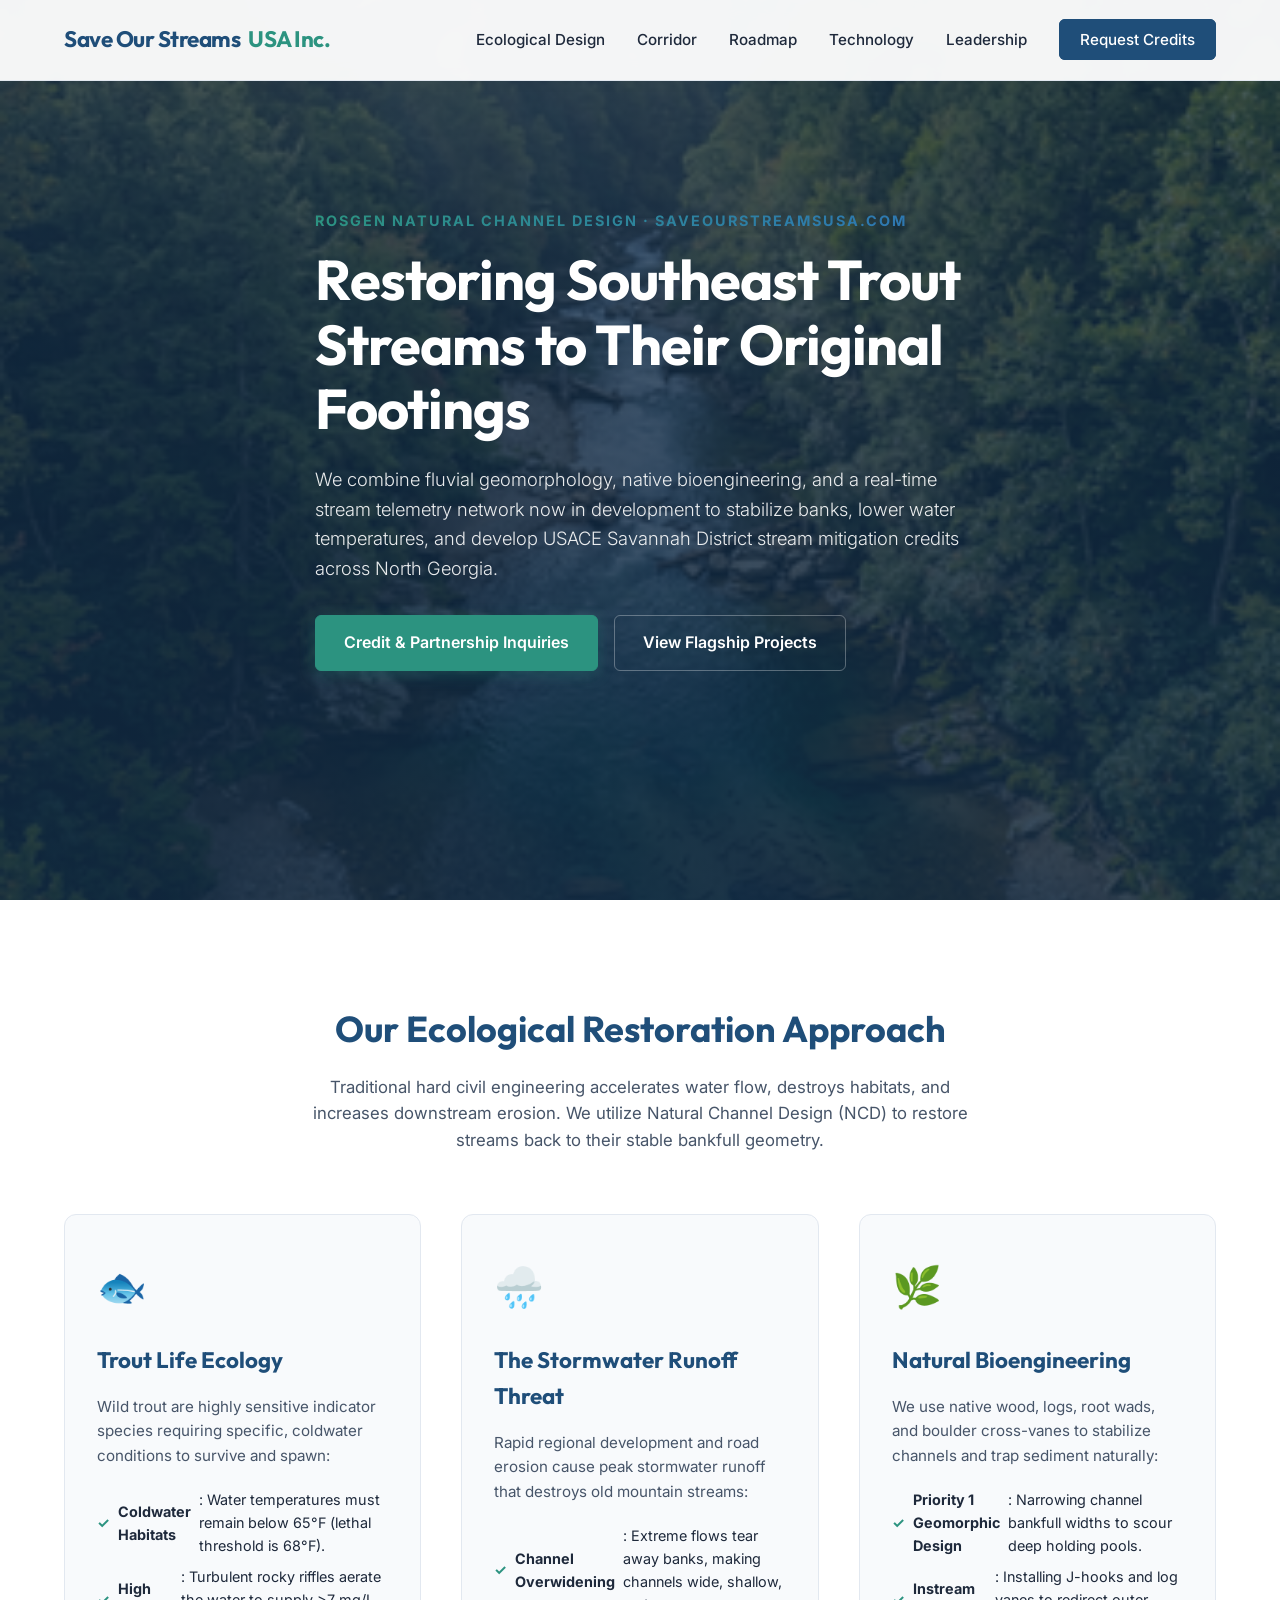
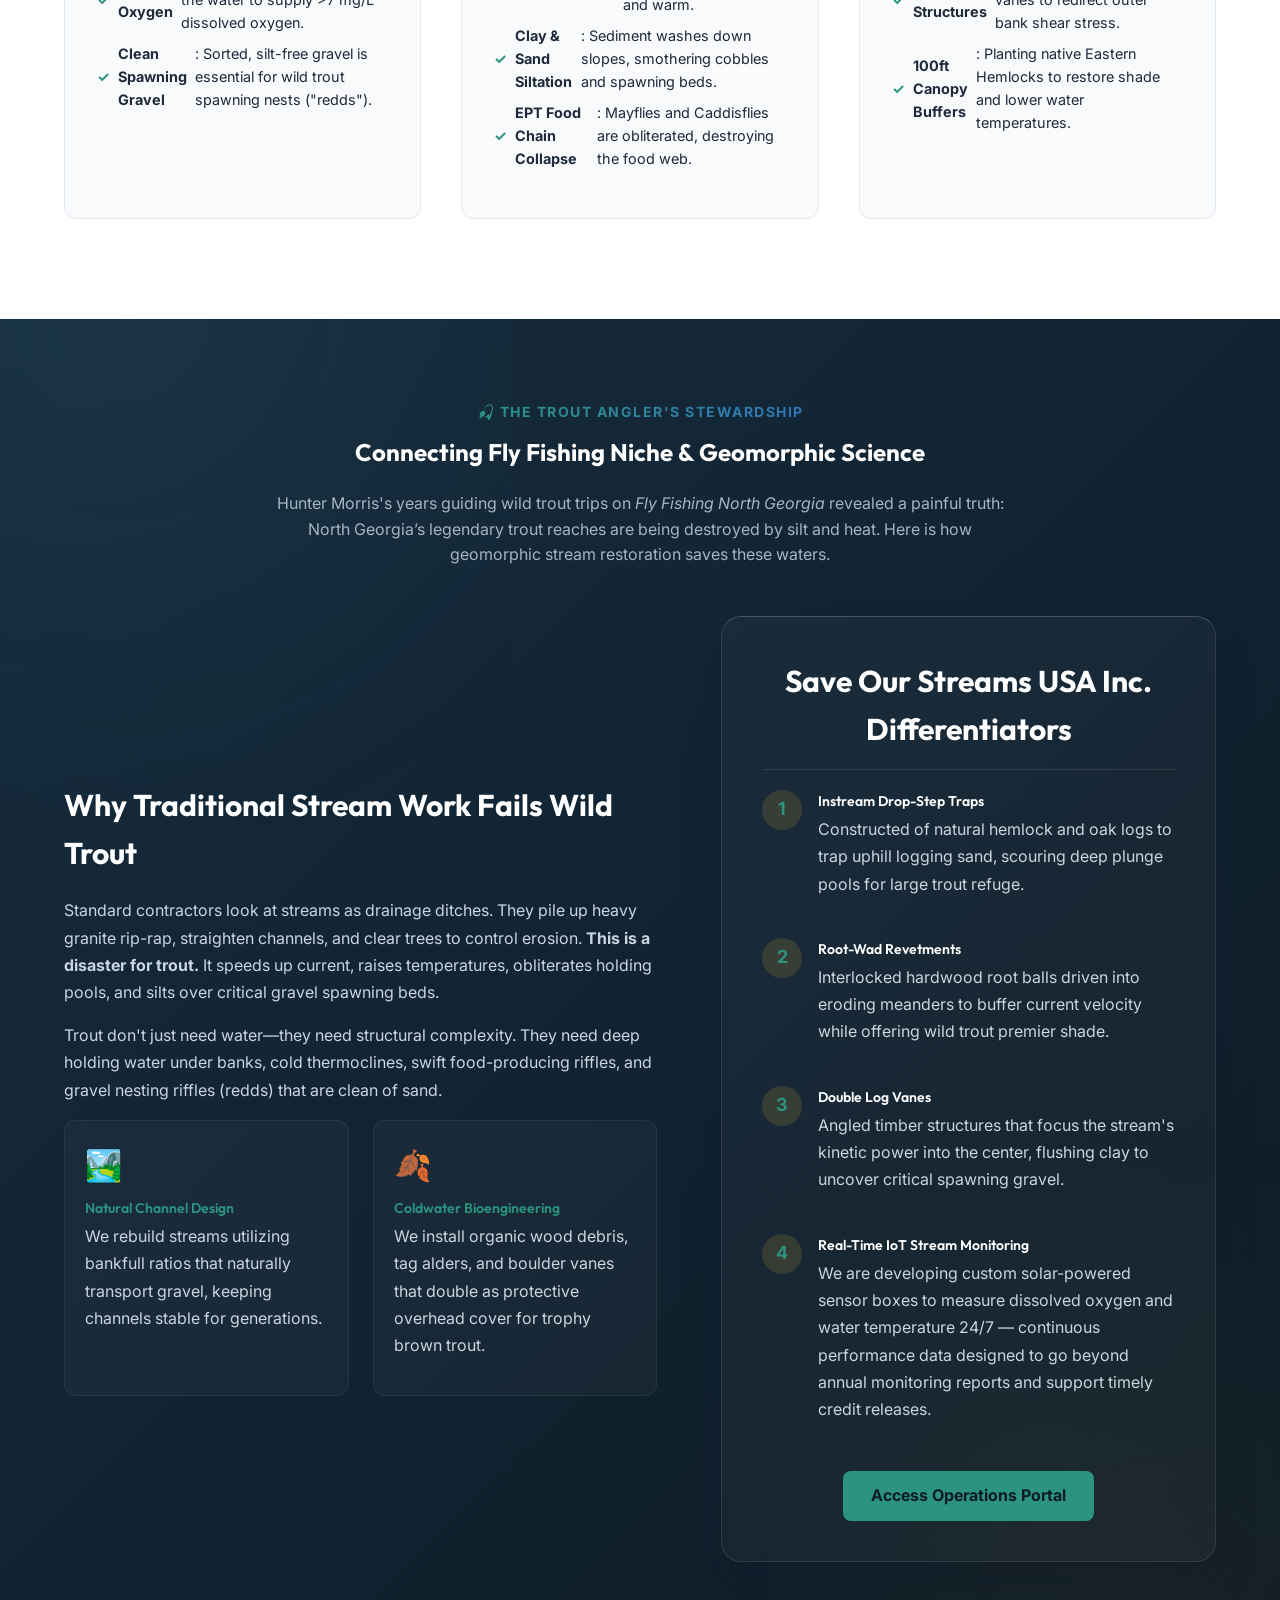
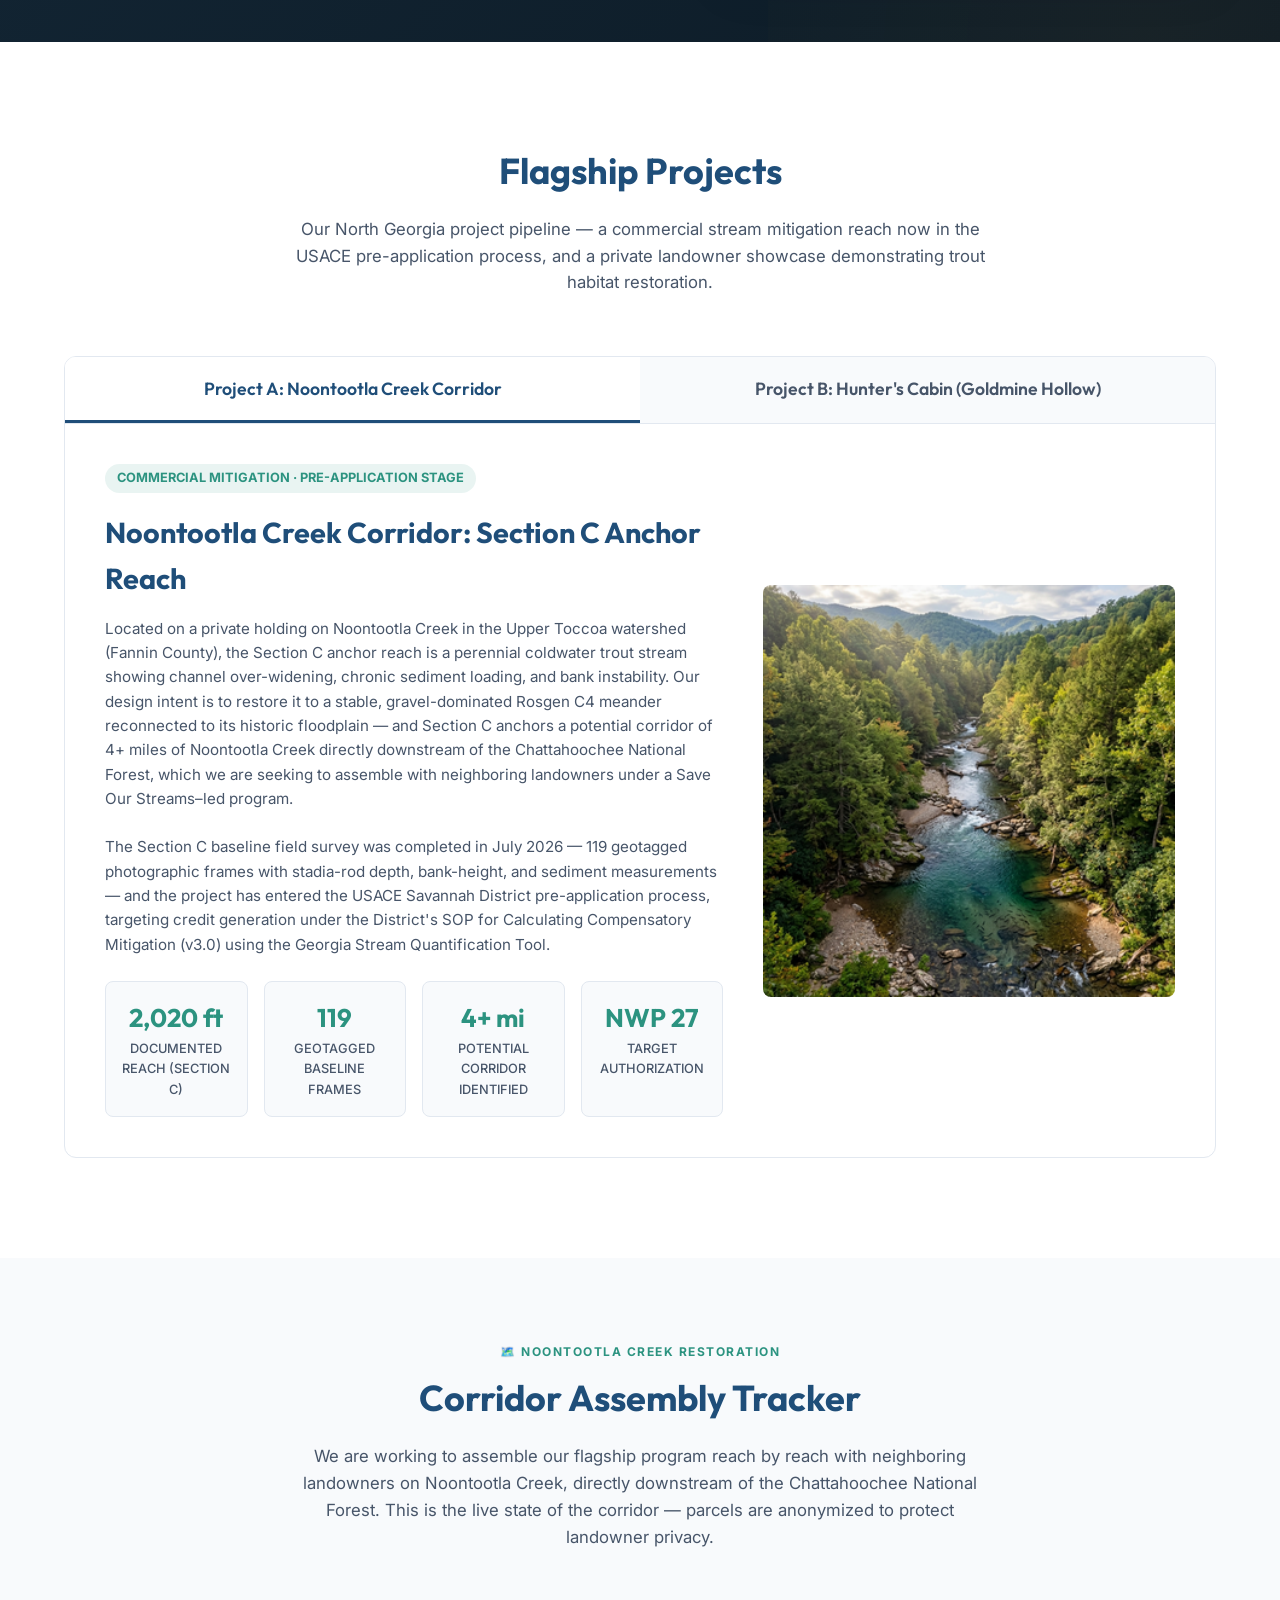
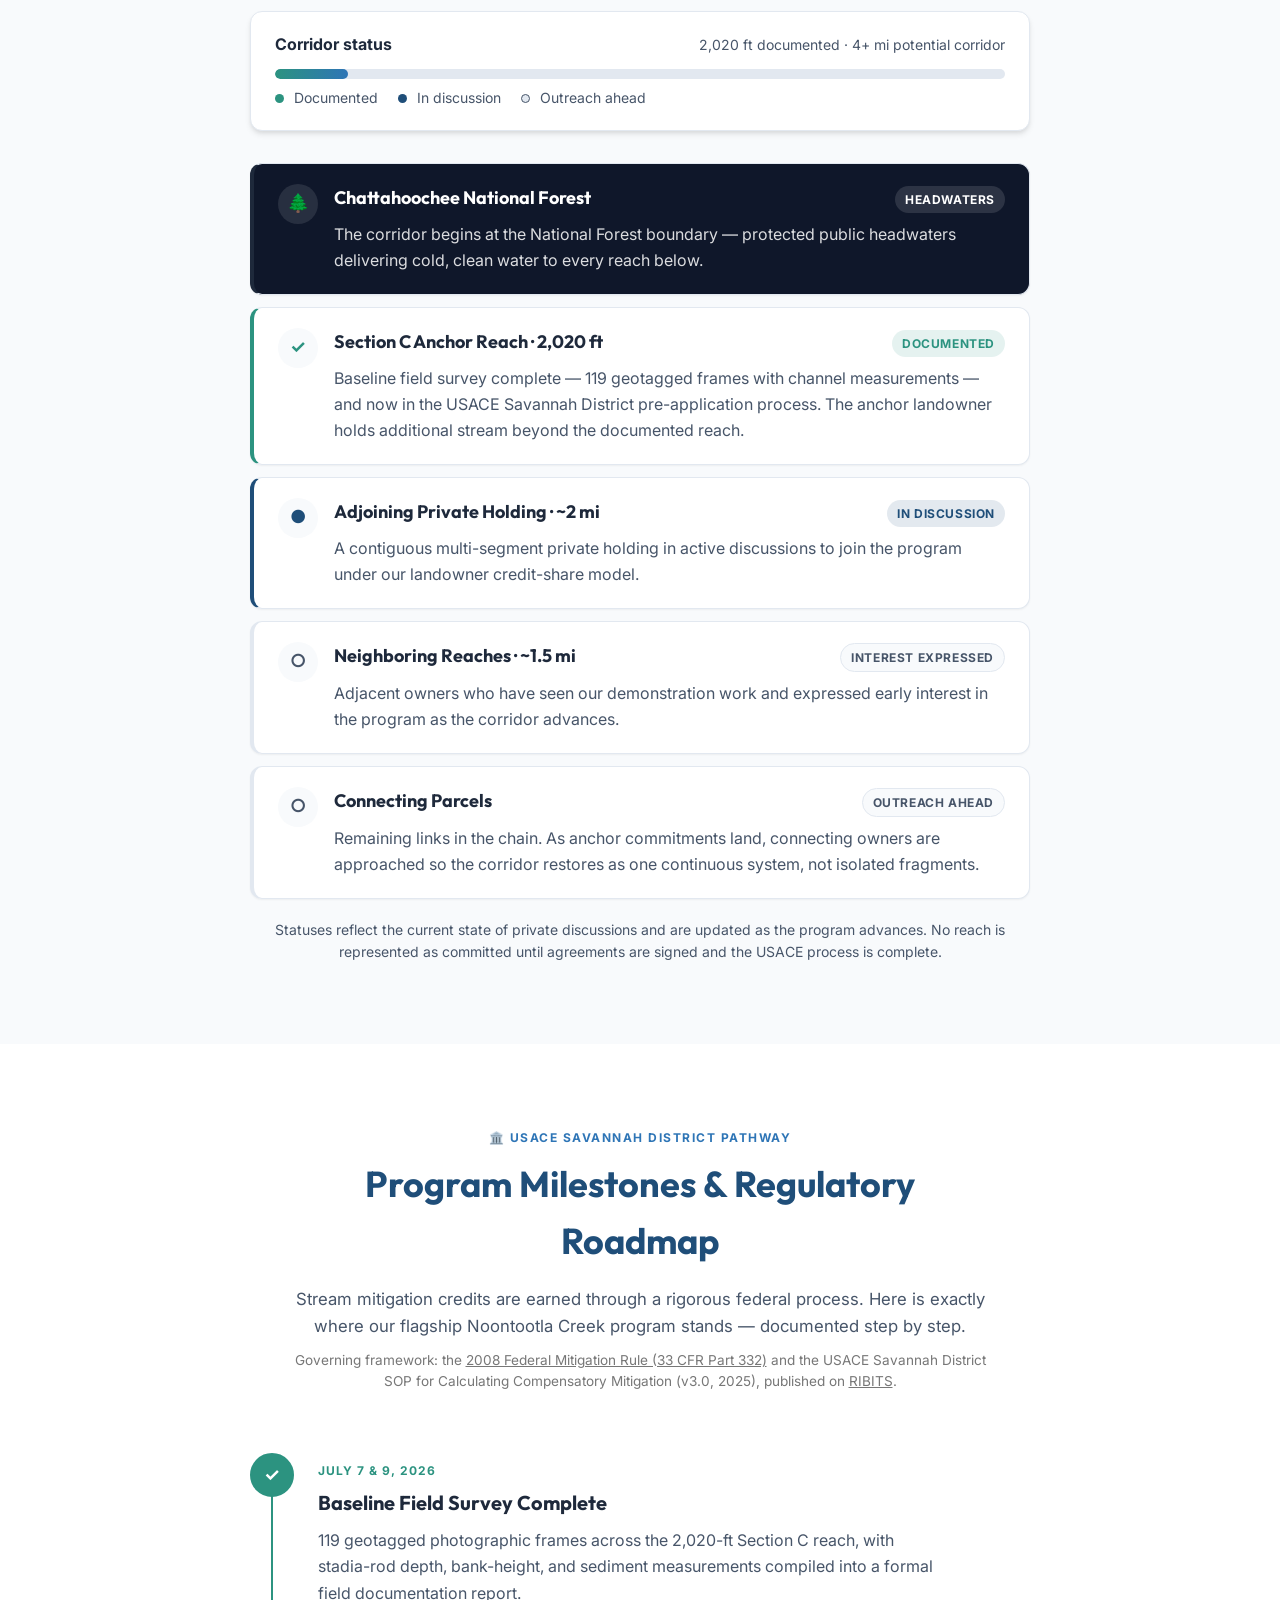
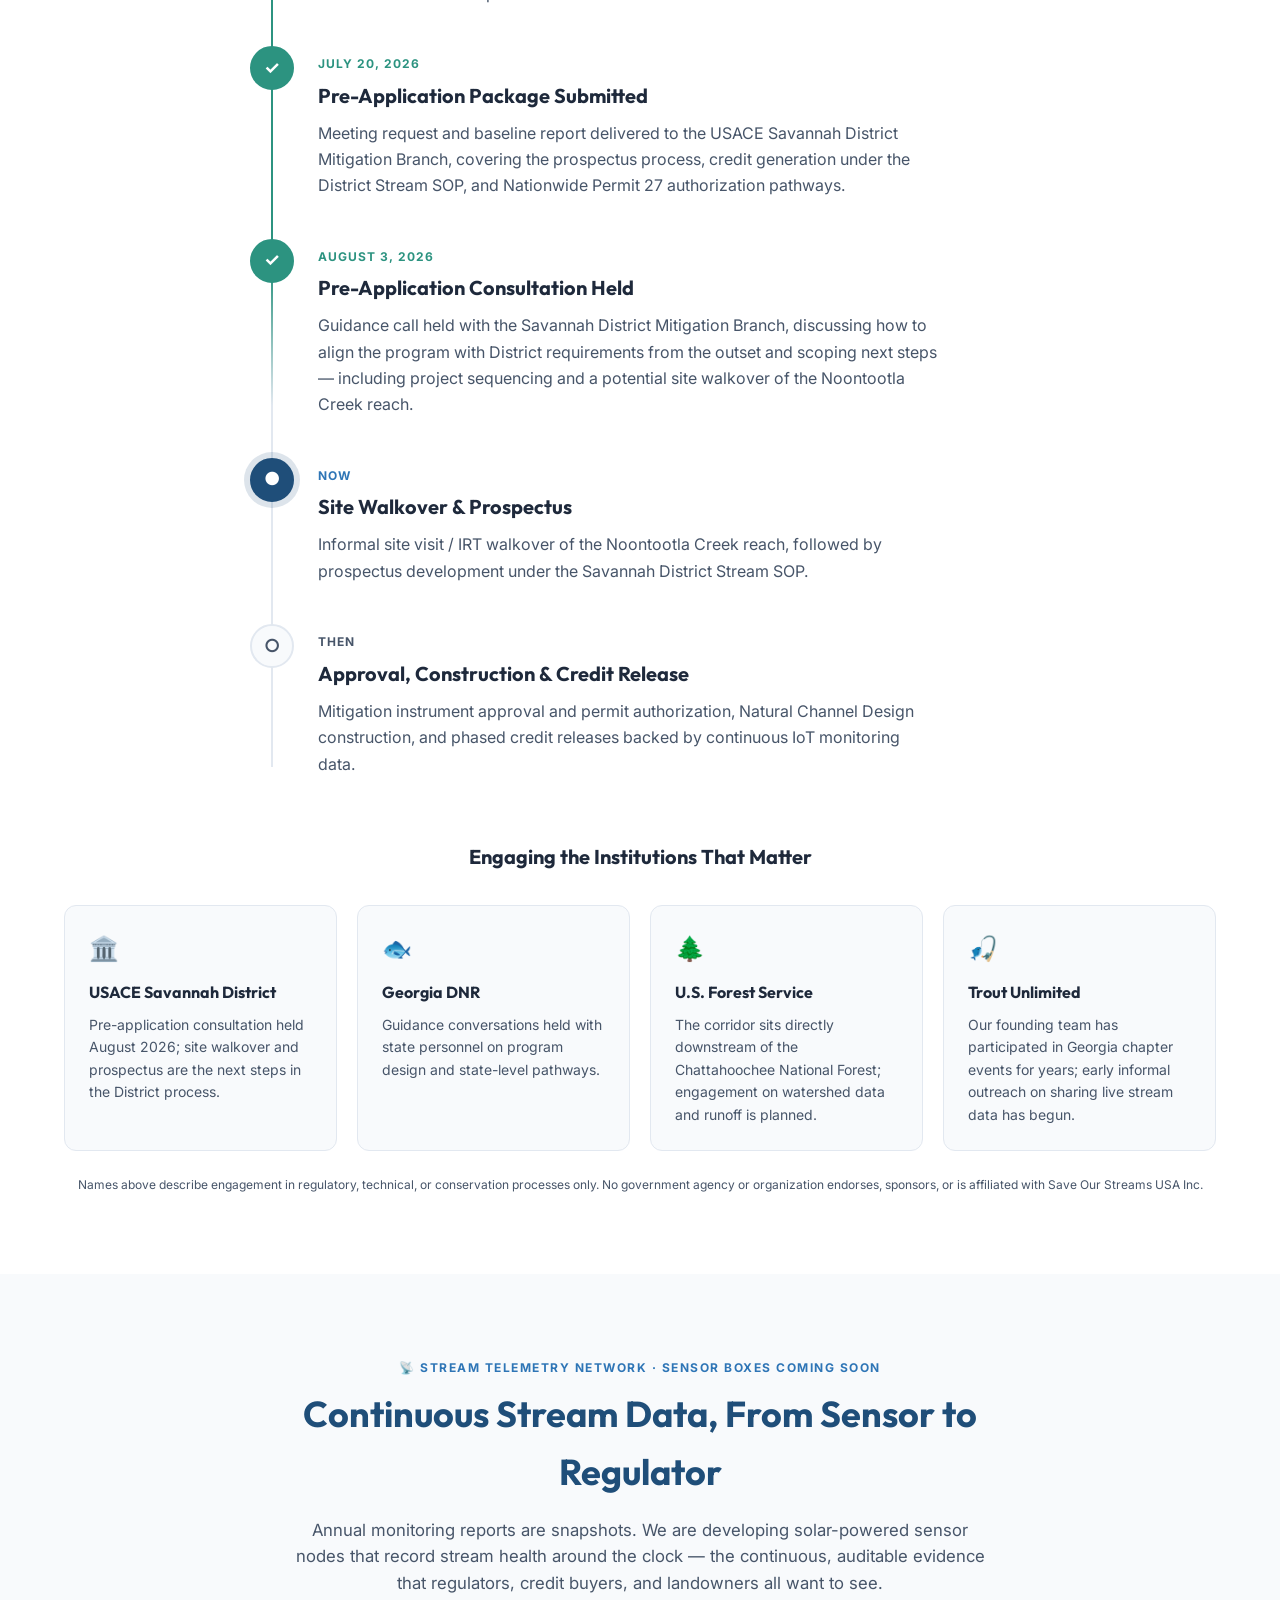
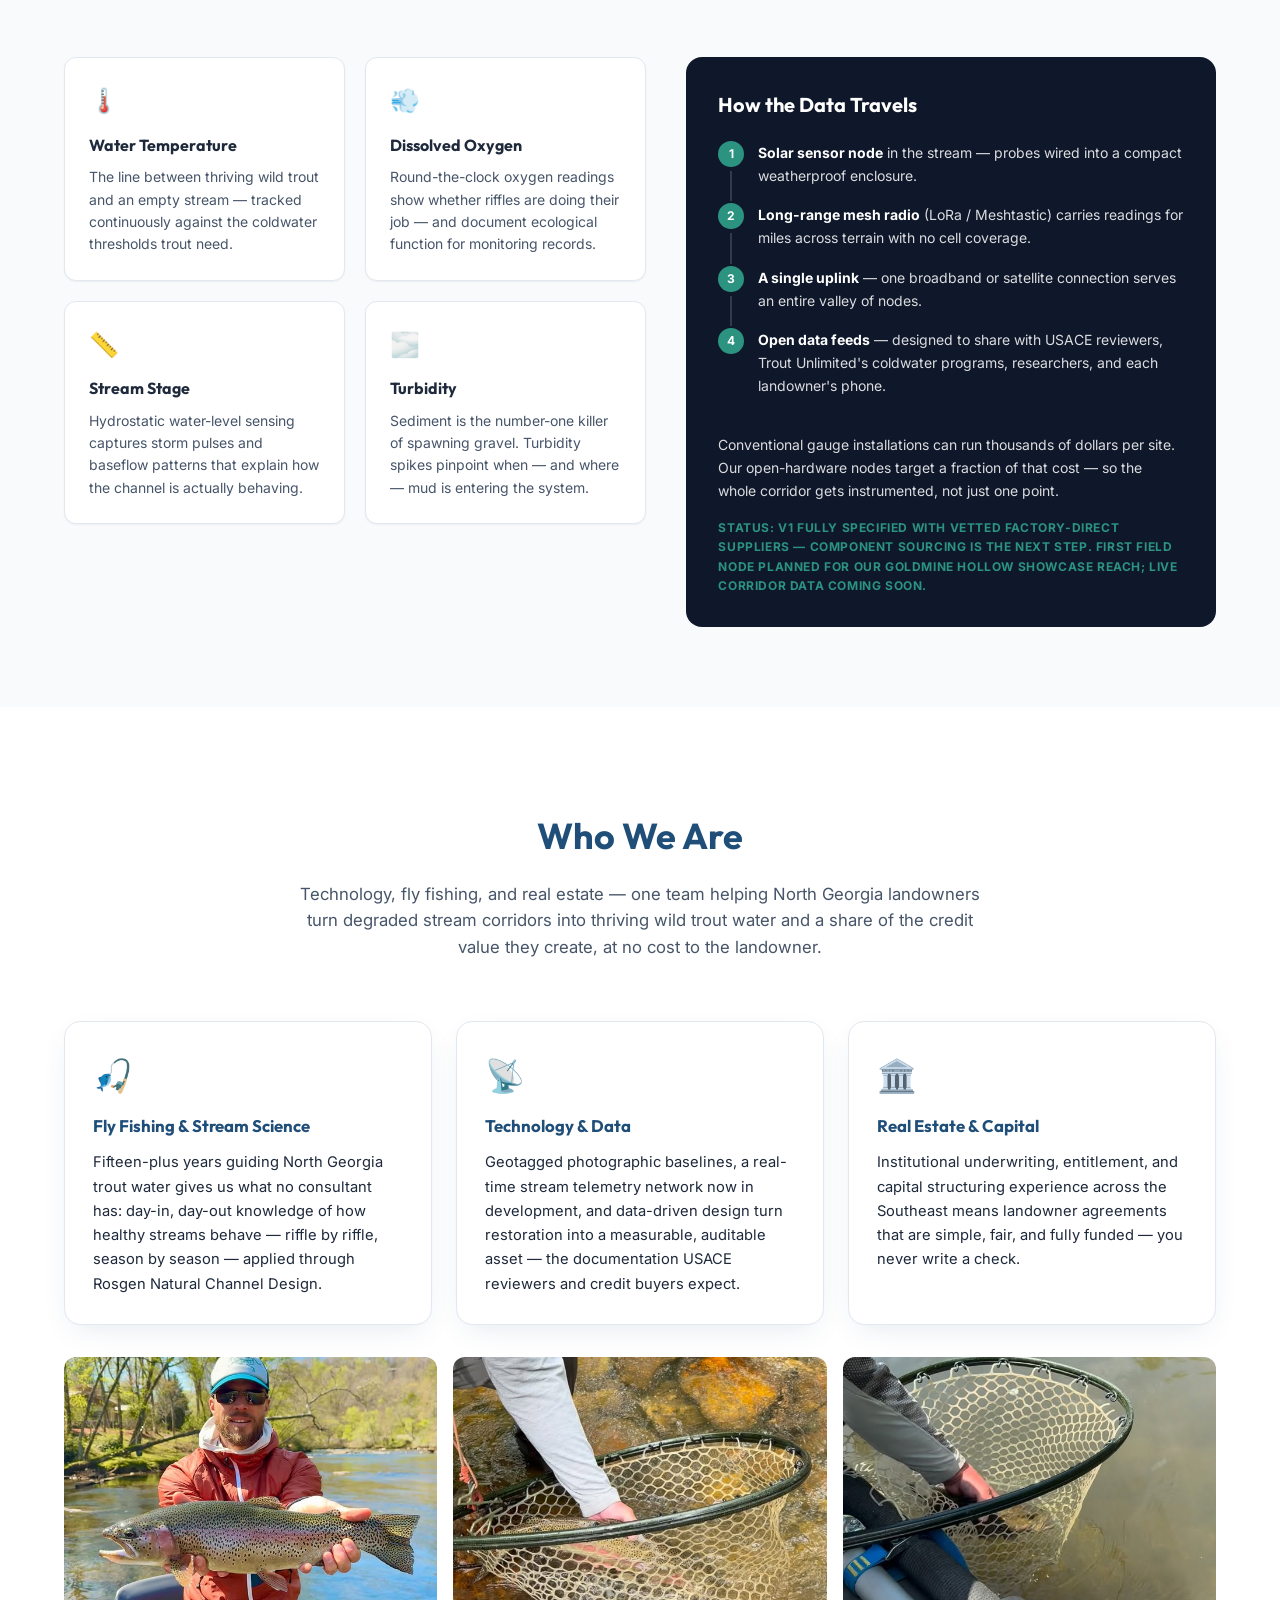
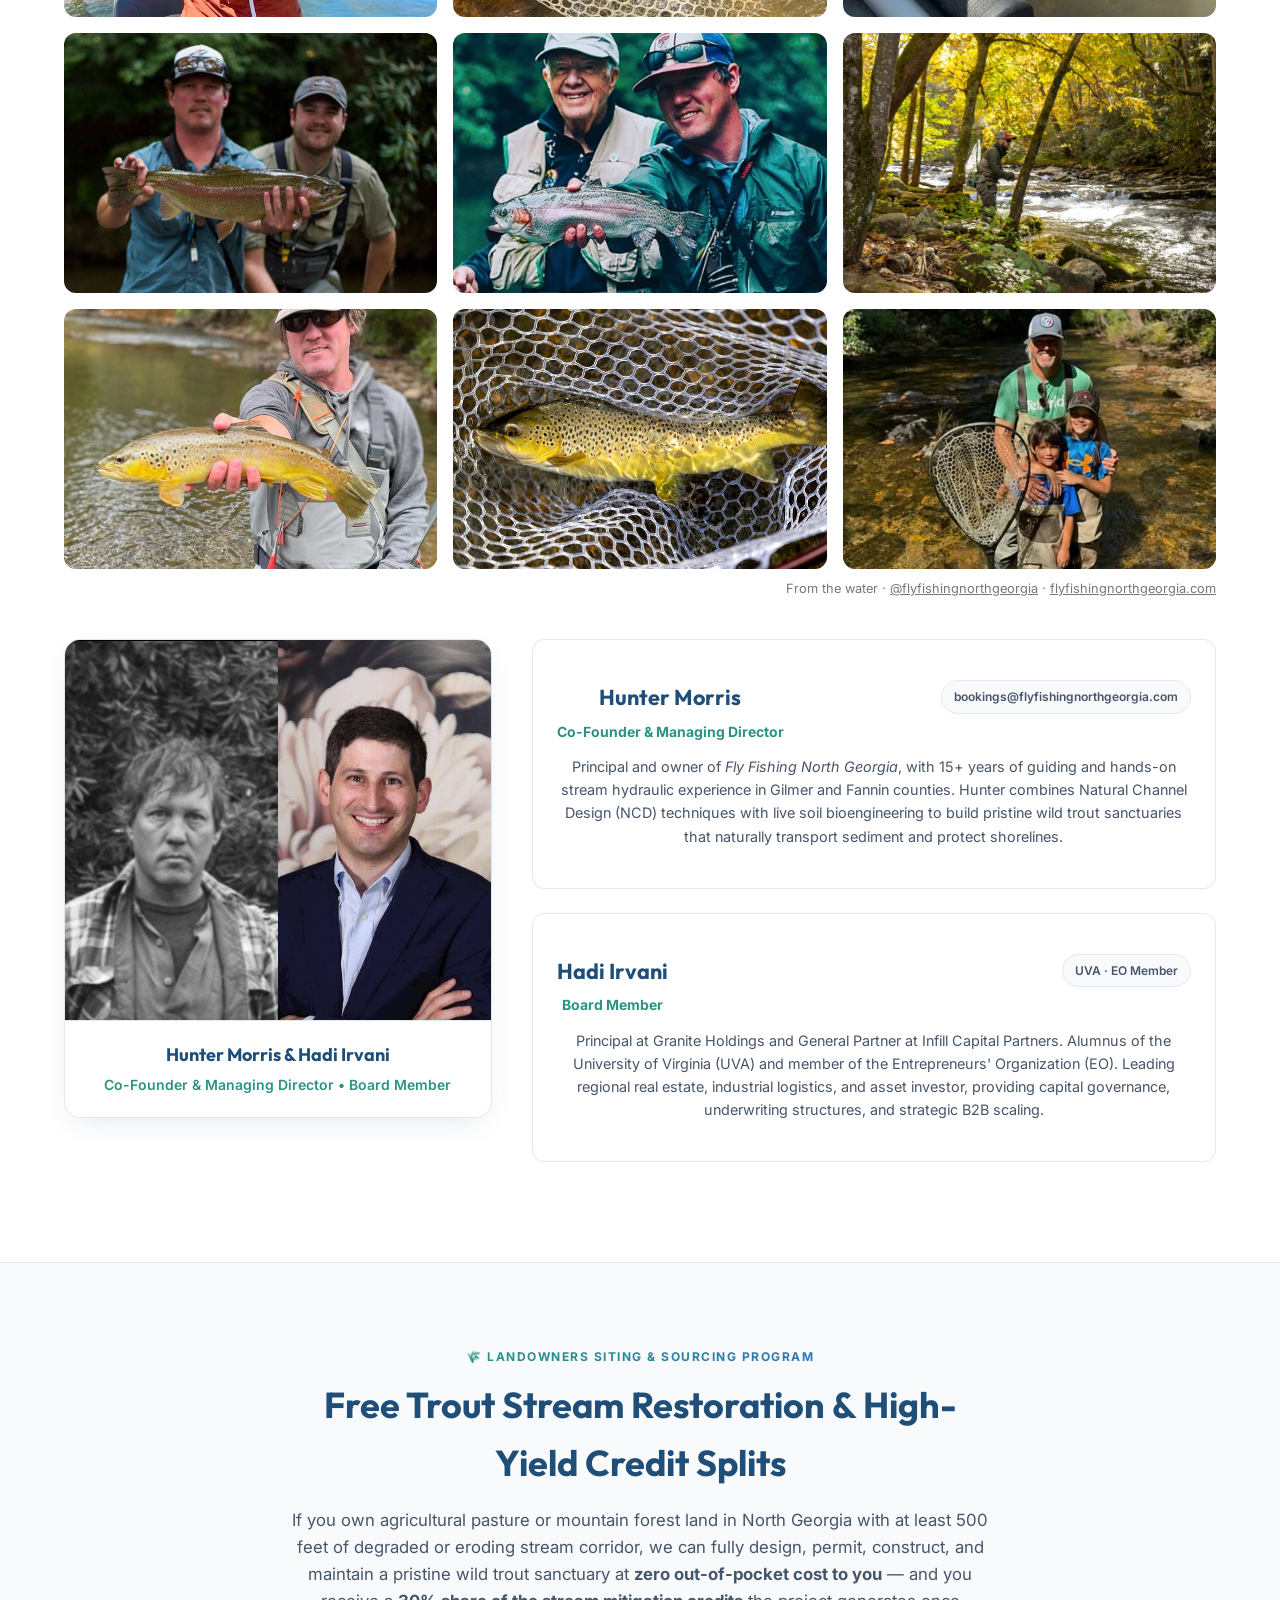
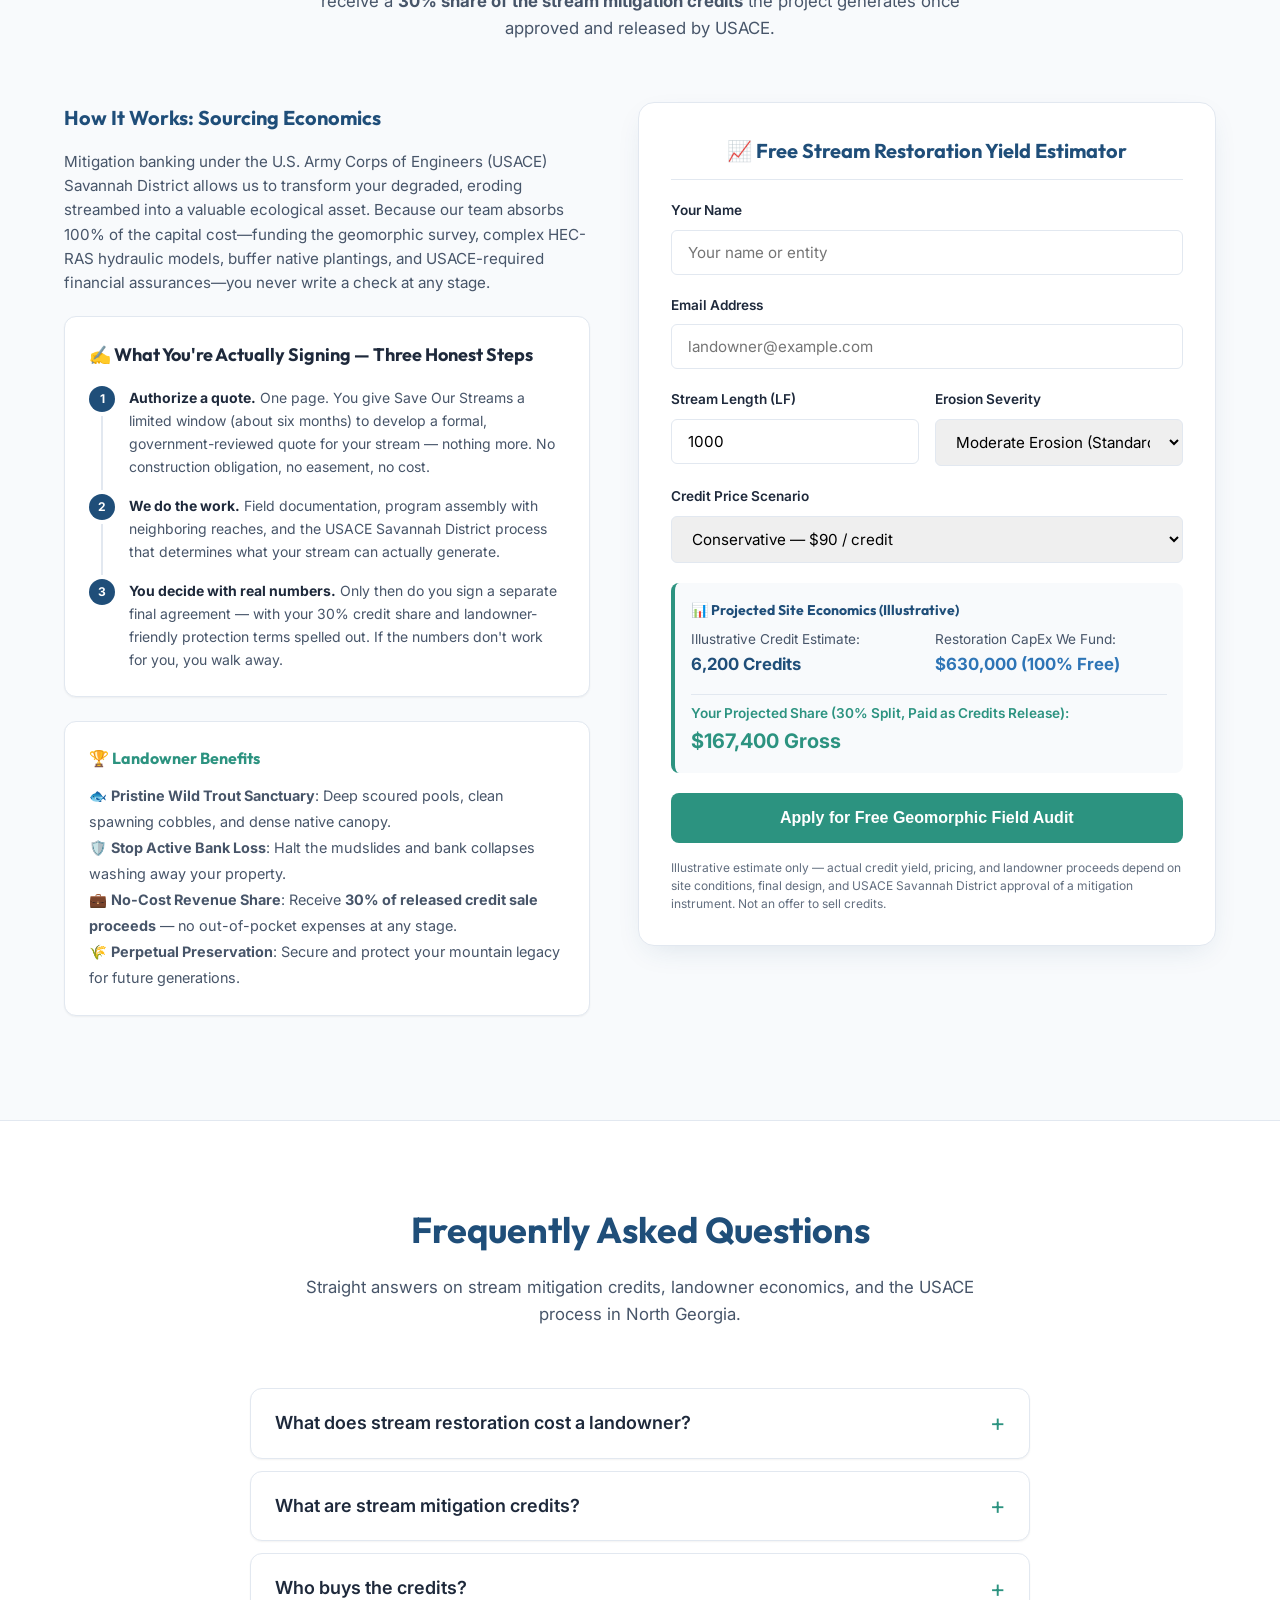
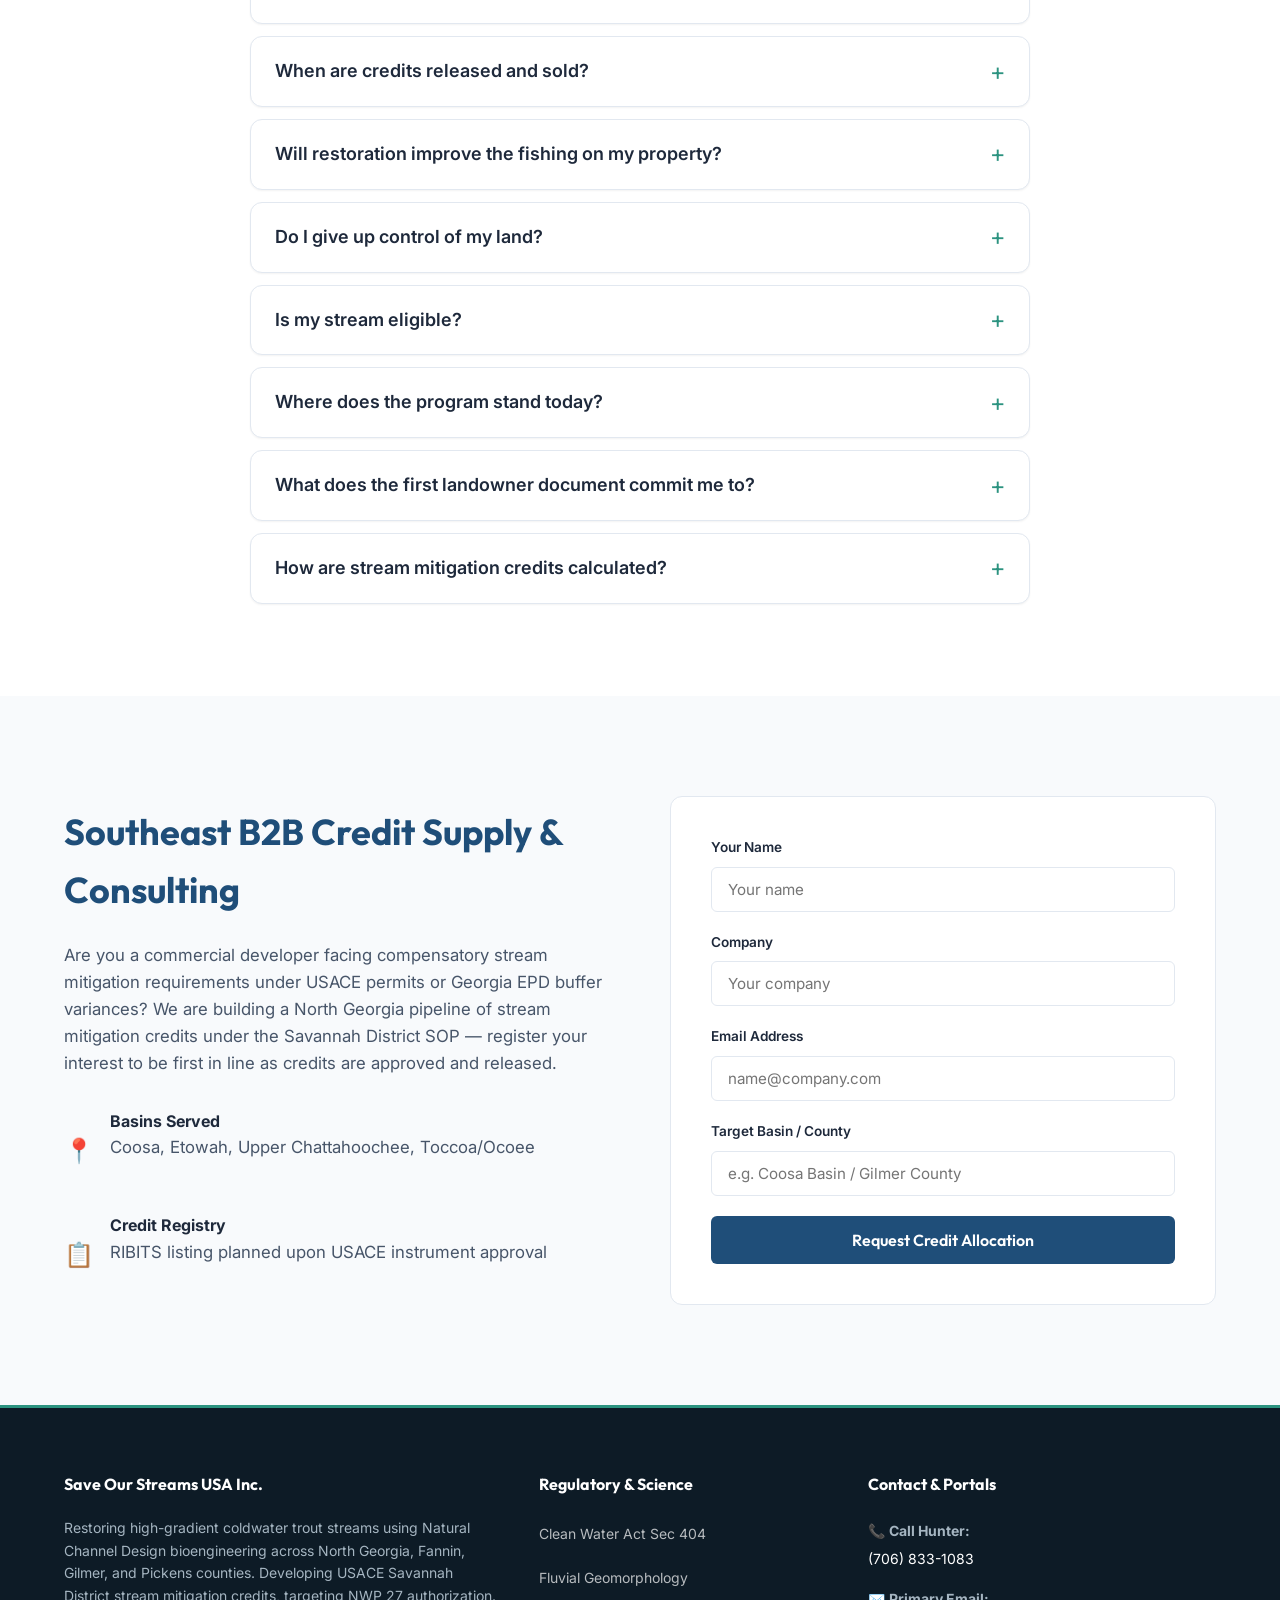
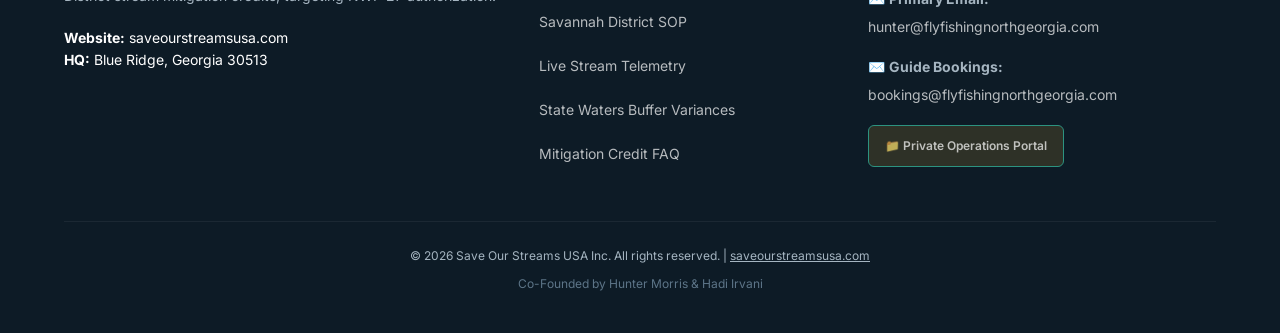
<file: index.html>
<!DOCTYPE html>
<html lang="en">
<head>
    <meta charset="UTF-8">
    <meta name="viewport" content="width=device-width, initial-scale=1.0">
    <title>Stream Mitigation Credits & Trout Stream Restoration in North Georgia | Save Our Streams USA</title>
    <meta name="description" content="We restore North Georgia trout streams with Natural Channel Design and develop USACE Savannah District stream mitigation credits — assembling a Noontootla Creek corridor program with free restoration and a 30% share of credits for landowners once approved and sold.">
    <link rel="canonical" href="https://saveourstreamsusa.com/">
    <link rel="preconnect" href="https://fonts.googleapis.com">
    <link rel="preconnect" href="https://fonts.gstatic.com" crossorigin>
    <link href="https://fonts.googleapis.com/css2?family=Inter:wght@300;400;500;600;700&family=Outfit:wght@400;500;600;700;800&display=swap" rel="stylesheet">
    <meta name="theme-color" content="#1F4E79">
    <link rel="icon" href="data:image/svg+xml,%3Csvg xmlns='http://www.w3.org/2000/svg' viewBox='0 0 100 100'%3E%3Ctext y='0.9em' font-size='90'%3E%F0%9F%90%9F%3C/text%3E%3C/svg%3E">

    <!-- Open Graph / Social -->
    <meta property="og:type" content="website">
    <meta property="og:site_name" content="Save Our Streams USA Inc.">
    <meta property="og:title" content="Save Our Streams USA — Trout Stream Restoration & USACE Stream Mitigation Credits">
    <meta property="og:description" content="Restoring North Georgia's coldwater trout streams with Natural Channel Design. Flagship Noontootla Creek corridor program in the USACE Savannah District pre-application process — consultation held August 2026.">
    <meta property="og:url" content="https://saveourstreamsusa.com/">
    <meta property="og:image" content="https://saveourstreamsusa.com/hero_stream_restoration_2x.png">
    <meta name="twitter:card" content="summary_large_image">
    <meta name="twitter:title" content="Save Our Streams USA — Trout Stream Restoration & USACE Stream Mitigation Credits">
    <meta name="twitter:description" content="Restoring North Georgia's coldwater trout streams with Natural Channel Design. Flagship Noontootla Creek corridor program in the USACE Savannah District pre-application process — consultation held August 2026.">
    <meta name="twitter:image" content="https://saveourstreamsusa.com/hero_stream_restoration_2x.png">

    <!-- Structured Data -->
    <script type="application/ld+json">
    {
      "@context": "https://schema.org",
      "@type": ["Organization", "ProfessionalService"],
      "name": "Save Our Streams USA Inc.",
      "geo": { "@type": "GeoCoordinates", "latitude": 34.864, "longitude": -84.324 },
      "url": "https://saveourstreamsusa.com",
      "description": "Stream restoration and mitigation banking company restoring coldwater trout streams in North Georgia using Natural Channel Design, developing USACE Savannah District stream mitigation credits.",
      "areaServed": ["Fannin County GA", "Gilmer County GA", "Pickens County GA", "North Georgia"],
      "address": {
        "@type": "PostalAddress",
        "addressLocality": "Blue Ridge",
        "addressRegion": "GA",
        "postalCode": "30513",
        "addressCountry": "US"
      },
      "email": "hunter@flyfishingnorthgeorgia.com",
      "telephone": "+1-706-833-1083",
      "founder": [
        { "@type": "Person", "name": "Hunter Morris", "jobTitle": "Co-Founder & Managing Director" },
        { "@type": "Person", "name": "Hadi Irvani", "jobTitle": "Board Member" }
      ],
      "knowsAbout": ["Stream restoration", "Fluvial geomorphology", "Natural Channel Design", "Stream mitigation banking", "Nationwide Permit 27", "Wild trout habitat"]
    }
    </script>
    <script type="application/ld+json">
    {
      "@context": "https://schema.org",
      "@type": "FAQPage",
      "mainEntity": [
        {
          "@type": "Question",
          "name": "What does stream restoration cost a landowner?",
          "acceptedAnswer": { "@type": "Answer", "text": "Nothing out of pocket. Save Our Streams funds the geomorphic survey, design, permitting, construction, plantings, and monitoring. If credits are approved by USACE and sold, you receive a 30% share of the proceeds." }
        },
        {
          "@type": "Question",
          "name": "What are stream mitigation credits?",
          "acceptedAnswer": { "@type": "Answer", "text": "Under Section 404 of the Clean Water Act, developers whose projects impact streams must compensate by purchasing mitigation credits. Credits are generated by restoring degraded streams under USACE oversight — in Georgia, per the Savannah District's Stream Mitigation SOP." }
        },
        {
          "@type": "Question",
          "name": "Who buys the credits?",
          "acceptedAnswer": { "@type": "Answer", "text": "Commercial developers, utilities, and infrastructure builders that need compensatory stream mitigation for USACE permits or Georgia EPD buffer variances within the same watershed service area." }
        },
        {
          "@type": "Question",
          "name": "When are credits released and sold?",
          "acceptedAnswer": { "@type": "Answer", "text": "In phases tied to USACE milestones — instrument or permit approval, construction completion, and demonstrated ecological performance during monitoring years. It is a multi-year process, and our continuous IoT stream monitoring is designed to support each release with hard data." }
        },
        {
          "@type": "Question",
          "name": "Will restoration improve the fishing on my property?",
          "acceptedAnswer": { "@type": "Answer", "text": "That is the point. Natural Channel Design creates deeper holding pools, colder water, cleaner spawning gravel, and stable banks — designed by a working North Georgia trout guide, not a drainage contractor." }
        },
        {
          "@type": "Question",
          "name": "Do I give up control of my land?",
          "acceptedAnswer": { "@type": "Answer", "text": "You keep ownership. The restored stream corridor is placed under a long-term protection mechanism (such as a conservation easement or deed restriction) so the ecological gains — and your credit value — are permanent. Terms are set out clearly in the landowner agreement before any work begins." }
        },
        {
          "@type": "Question",
          "name": "Is my stream eligible?",
          "acceptedAnswer": { "@type": "Answer", "text": "If you own land in North Georgia's trout watersheds (Toccoa, Coosa, Etowah, or Upper Chattahoochee basins) with roughly 500 feet or more of degraded, eroding perennial stream, you are a strong candidate. The field audit is free." }
        },
        {
          "@type": "Question",
          "name": "Where does the program stand today?",
          "acceptedAnswer": { "@type": "Answer", "text": "Our flagship Noontootla Creek reach in Fannin County has a completed baseline field survey, and a pre-application consultation with the USACE Savannah District Mitigation Branch was held in August 2026. Next steps are a site walkover and prospectus development under the District Stream SOP." }
        },
        {
          "@type": "Question",
          "name": "What does the first landowner document commit me to?",
          "acceptedAnswer": { "@type": "Answer", "text": "Only to letting us obtain a quote. The initial one-page authorization gives Save Our Streams a limited window (about six months) to develop a formal, government-reviewed quote for your stream — no construction obligation, no easement, and no cost. A separate final agreement, with your 30% credit share and protection terms spelled out, comes later and only if you choose to proceed." }
        },
        {
          "@type": "Question",
          "name": "How are stream mitigation credits calculated?",
          "acceptedAnswer": { "@type": "Answer", "text": "Credits are quantified under the USACE Savannah District's SOP for Calculating Compensatory Mitigation (v3.0, 2025) using the Georgia Stream Quantification Tool, which scores measurable functional lift in hydrology, hydraulics, geomorphology, physicochemical condition, and biology. Credits are released on the District's standard schedule as performance standards are met and verified through monitoring." }
        }
      ]
    }
    </script>
    <link rel="stylesheet" href="styles.css">
</head>
<body>
    <a href="#main" class="skip-link">Skip to main content</a>

    <!-- Header & Navigation -->
    <header>
        <div class="container">
            <nav>
                <a href="#" class="logo">
                    Save Our Streams <span>USA Inc.</span>
                </a>
                <ul class="nav-links">
                    <li><a href="#ecology">Ecological Design</a></li>
                    <li><a href="#corridor">Corridor</a></li>
                    <li><a href="#roadmap">Roadmap</a></li>
                    <li><a href="#telemetry">Technology</a></li>
                    <li><a href="#board">Leadership</a></li>
                    <li><a href="#contact" class="btn-cta">Request Credits</a></li>
                </ul>
            </nav>
        </div>
    </header>

    <main id="main">
    <!-- Hero Section -->
    <section class="hero">
        <div class="container">
            <div class="hero-content">
                <div class="hero-subtitle">Rosgen Natural Channel Design · saveourstreamsusa.com</div>
                <h1>Restoring Southeast Trout Streams to Their Original Footings</h1>
                <p>We combine fluvial geomorphology, native bioengineering, and a real-time stream telemetry network now in development to stabilize banks, lower water temperatures, and develop USACE Savannah District stream mitigation credits across North Georgia.</p>
                <div class="hero-btns">
                    <a href="#contact" class="btn-primary">Credit &amp; Partnership Inquiries</a>
                    <a href="#case-studies" class="btn-secondary">View Flagship Projects</a>
                </div>
            </div>
        </div>
    </section>

    <!-- Ecology & Science Section -->
    <section id="ecology">
        <div class="container">
            <div class="section-hdr">
                <h2>Our Ecological Restoration Approach</h2>
                <p>Traditional hard civil engineering accelerates water flow, destroys habitats, and increases downstream erosion. We utilize Natural Channel Design (NCD) to restore streams back to their stable bankfull geometry.</p>
            </div>
            <div class="ecology-grid">
                <!-- Card 1 -->
                <div class="ecology-card">
                    <div class="card-icon">🐟</div>
                    <h3>Trout Life Ecology</h3>
                    <p>Wild trout are highly sensitive indicator species requiring specific, coldwater conditions to survive and spawn:</p>
                    <ul class="ecology-list">
                        <li><strong>Coldwater Habitats</strong>: Water temperatures must remain below 65°F (lethal threshold is 68°F).</li>
                        <li><strong>High Oxygen</strong>: Turbulent rocky riffles aerate the water to supply >7 mg/L dissolved oxygen.</li>
                        <li><strong>Clean Spawning Gravel</strong>: Sorted, silt-free gravel is essential for wild trout spawning nests ("redds").</li>
                    </ul>
                </div>
                <!-- Card 2 -->
                <div class="ecology-card">
                    <div class="card-icon">🌧️</div>
                    <h3>The Stormwater Runoff Threat</h3>
                    <p>Rapid regional development and road erosion cause peak stormwater runoff that destroys old mountain streams:</p>
                    <ul class="ecology-list">
                        <li><strong>Channel Overwidening</strong>: Extreme flows tear away banks, making channels wide, shallow, and warm.</li>
                        <li><strong>Clay & Sand Siltation</strong>: Sediment washes down slopes, smothering cobbles and spawning beds.</li>
                        <li><strong>EPT Food Chain Collapse</strong>: Mayflies and Caddisflies are obliterated, destroying the food web.</li>
                    </ul>
                </div>
                <!-- Card 3 -->
                <div class="ecology-card">
                    <div class="card-icon">🌿</div>
                    <h3>Natural Bioengineering</h3>
                    <p>We use native wood, logs, root wads, and boulder cross-vanes to stabilize channels and trap sediment naturally:</p>
                    <ul class="ecology-list">
                        <li><strong>Priority 1 Geomorphic Design</strong>: Narrowing channel bankfull widths to scour deep holding pools.</li>
                        <li><strong>Instream Structures</strong>: Installing J-hooks and log vanes to redirect outer bank shear stress.</li>
                        <li><strong>100ft Canopy Buffers</strong>: Planting native Eastern Hemlocks to restore shade and lower water temperatures.</li>
                    </ul>
                </div>
            </div>
        </div>
    </section>

    <!-- From the Angler's Perspective Section -->
    <section id="stewardship" class="stewardship-section stagger-reveal">
        <div class="gradient-overlay-1"></div>
        <div class="gradient-overlay-2"></div>
        <div class="container">
            <div class="stewardship-header">
                <span class="stewardship-tag">🎣 The Trout Angler's Stewardship</span>
                <h2 class="stewardship-title">Connecting Fly Fishing Niche & Geomorphic Science</h2>
                <p class="stewardship-desc">
                    Hunter Morris's years guiding wild trout trips on <em>Fly Fishing North Georgia</em> revealed a painful truth: North Georgia’s legendary trout reaches are being destroyed by silt and heat. Here is how geomorphic stream restoration saves these waters.
                </p>
            </div>
            
            <div class="stewardship-grid">
                <div>
                    <h3>Why Traditional Stream Work Fails Wild Trout</h3>
                    <p>
                        Standard contractors look at streams as drainage ditches. They pile up heavy granite rip-rap, straighten channels, and clear trees to control erosion. 
                        <strong>This is a disaster for trout.</strong> It speeds up current, raises temperatures, obliterates holding pools, and silts over critical gravel spawning beds.
                    </p>
                    <p>
                        Trout don't just need water—they need structural complexity. They need deep holding water under banks, cold thermoclines, swift food-producing riffles, and gravel nesting riffles (redds) that are clean of sand.
                    </p>
                    
                    <div class="stewardship-inner-grid">
                        <div class="stewardship-card">
                            <span class="stewardship-card-icon">🏞️</span>
                            <h4 class="stewardship-card-title">Natural Channel Design</h4>
                            <p class="stewardship-card-desc">We rebuild streams utilizing bankfull ratios that naturally transport gravel, keeping channels stable for generations.</p>
                        </div>
                        <div class="stewardship-card">
                            <span class="stewardship-card-icon">🍂</span>
                            <h4 class="stewardship-card-title">Coldwater Bioengineering</h4>
                            <p class="stewardship-card-desc">We install organic wood debris, tag alders, and boulder vanes that double as protective overhead cover for trophy brown trout.</p>
                        </div>
                    </div>
                </div>
                
                <div class="differentiator-panel">
                    <h3 class="differentiator-title">Save Our Streams USA Inc. Differentiators</h3>
                    
                    <div class="differentiator-list">
                        <div class="differentiator-item">
                            <div class="differentiator-num">1</div>
                            <div>
                                <h4 class="differentiator-item-title">Instream Drop-Step Traps</h4>
                                <p class="differentiator-item-desc">Constructed of natural hemlock and oak logs to trap uphill logging sand, scouring deep plunge pools for large trout refuge.</p>
                            </div>
                        </div>
                        
                        <div class="differentiator-item">
                            <div class="differentiator-num">2</div>
                            <div>
                                <h4 class="differentiator-item-title">Root-Wad Revetments</h4>
                                <p class="differentiator-item-desc">Interlocked hardwood root balls driven into eroding meanders to buffer current velocity while offering wild trout premier shade.</p>
                            </div>
                        </div>
                        
                        <div class="differentiator-item">
                             <div class="differentiator-num">3</div>
                             <div>
                                 <h4 class="differentiator-item-title">Double Log Vanes</h4>
                                 <p class="differentiator-item-desc">Angled timber structures that focus the stream's kinetic power into the center, flushing clay to uncover critical spawning gravel.</p>
                             </div>
                         </div>
                        <div class="differentiator-item">
                             <div class="differentiator-num">4</div>
                             <div>
                                 <h4 class="differentiator-item-title">Real-Time IoT Stream Monitoring</h4>
                                 <p class="differentiator-item-desc">We are developing custom solar-powered sensor boxes to measure dissolved oxygen and water temperature 24/7 — continuous performance data designed to go beyond annual monitoring reports and support timely credit releases.</p>
                             </div>
                         </div>
                    </div>
                    
                    <div class="differentiator-cta">
                        <a href="./portal.html" class="differentiator-btn">Access Operations Portal</a>
                    </div>
                </div>
            </div>
        </div>
    </section>

    <!-- Case Studies Section -->
    <section id="case-studies" class="light-bg">
        <div class="container">
            <div class="section-hdr">
                <h2>Flagship Projects</h2>
                <p>Our North Georgia project pipeline — a commercial stream mitigation reach now in the USACE pre-application process, and a private landowner showcase demonstrating trout habitat restoration.</p>
            </div>

            <div class="tabs-container">
                <div class="tab-buttons" role="tablist" aria-label="Flagship projects">
                    <button class="tab-btn active" id="tab-study-a" role="tab" aria-selected="true" aria-controls="study-a" onclick="openTab(event, 'study-a')">Project A: Noontootla Creek Corridor</button>
                    <button class="tab-btn" id="tab-study-b" role="tab" aria-selected="false" aria-controls="study-b" onclick="openTab(event, 'study-b')">Project B: Hunter's Cabin (Goldmine Hollow)</button>
                </div>

                <!-- Tab A Content -->
                <div id="study-a" class="tab-content active" role="tabpanel" aria-labelledby="tab-study-a">
                    <div class="tab-text">
                        <span class="tab-tag">Commercial Mitigation &middot; Pre-Application Stage</span>
                        <h3>Noontootla Creek Corridor: Section C Anchor Reach</h3>
                        <p>Located on a private holding on Noontootla Creek in the Upper Toccoa watershed (Fannin County), the Section C anchor reach is a perennial coldwater trout stream showing channel over-widening, chronic sediment loading, and bank instability. Our design intent is to restore it to a stable, gravel-dominated Rosgen C4 meander reconnected to its historic floodplain — and Section C anchors a potential corridor of 4+ miles of Noontootla Creek directly downstream of the Chattahoochee National Forest, which we are seeking to assemble with neighboring landowners under a Save Our Streams–led program.</p>
                        <p>The Section C baseline field survey was completed in July 2026 — 119 geotagged photographic frames with stadia-rod depth, bank-height, and sediment measurements — and the project has entered the USACE Savannah District pre-application process, targeting credit generation under the District's SOP for Calculating Compensatory Mitigation (v3.0) using the Georgia Stream Quantification Tool.</p>
                        
                        <div class="tab-metrics">
                            <div class="metric-box">
                                <div class="metric-num">2,020 ft</div>
                                <div class="metric-lbl">Documented Reach (Section C)</div>
                            </div>
                            <div class="metric-box">
                                <div class="metric-num">119</div>
                                <div class="metric-lbl">Geotagged Baseline Frames</div>
                            </div>
                            <div class="metric-box">
                                <div class="metric-num">4+ mi</div>
                                <div class="metric-lbl">Potential Corridor Identified</div>
                            </div>
                            <div class="metric-box">
                                <div class="metric-num">NWP 27</div>
                                <div class="metric-lbl">Target Authorization</div>
                            </div>
                        </div>
                    </div>
                    <div class="tab-image">
                        <img src="hero_stream_restoration_1x.png" srcset="hero_stream_restoration_1x.png 1x, hero_stream_restoration_2x.png 2x, hero_stream_restoration_3x.png 3x" alt="Noontootla Creek stream restoration concept rendering" width="341" height="341" loading="lazy">
                    </div>
                </div>

                <!-- Tab B Content -->
                <div id="study-b" class="tab-content" role="tabpanel" aria-labelledby="tab-study-b">
                    <div class="tab-text">
                        <span class="tab-tag">Private Trout Sanctuary</span>
                        <h3>Hunter's Cabin: Goldmine Hollow Step-Pools</h3>
                        <p>Located along the legendary wild trout waters of Noontootla Creek, this steep mountain tributary project serves as our premium private landowner showroom. We designed and built natural log step-pools and sediment traps to capture high-velocity stormwater and unpaved road sand runoff before it enters Noontootla Creek.</p>
                        <p>This "living showroom" demonstrates to private estate owners how bioengineering stabilizes cabin creek banks, cleans spawning gravel, and scours beautiful plunge-pools for trophy trout.</p>
                        
                        <div class="tab-metrics">
                            <div class="metric-box">
                                <div class="metric-num">Step-Pools</div>
                                <div class="metric-lbl">Design Type</div>
                            </div>
                            <div class="metric-box">
                                <div class="metric-num">Noontootla</div>
                                <div class="metric-lbl">Trout Waterway</div>
                            </div>
                            <div class="metric-box">
                                <div class="metric-num">Sediment Trap</div>
                                <div class="metric-lbl">Silt Control</div>
                            </div>
                            <div class="metric-box">
                                <div class="metric-num">Log Structures</div>
                                <div class="metric-lbl">Native Materials</div>
                            </div>
                        </div>
                    </div>
                    <div class="tab-image">
                        <img src="hero_stream_restoration_1x.png" srcset="hero_stream_restoration_1x.png 1x, hero_stream_restoration_2x.png 2x, hero_stream_restoration_3x.png 3x" alt="Goldmine Hollow step-pool restoration concept rendering" width="341" height="341" loading="lazy">
                    </div>
                </div>
            </div>
        </div>
    </section>

    <!-- Corridor Assembly Tracker -->
    <section id="corridor" class="corridor-section">
        <div class="container">
            <div class="section-hdr">
                <span class="corridor-tag">🗺️ Noontootla Creek Restoration</span>
                <h2>Corridor Assembly Tracker</h2>
                <p>We are working to assemble our flagship program reach by reach with neighboring landowners on Noontootla Creek, directly downstream of the Chattahoochee National Forest. This is the live state of the corridor — parcels are anonymized to protect landowner privacy.</p>
            </div>

            <div class="corridor-progress">
                <div class="corridor-progress-hdr">
                    <strong>Corridor status</strong>
                    <span>2,020 ft documented &middot; 4+ mi potential corridor</span>
                </div>
                <div class="corridor-progress-bar" role="img" aria-label="Roughly 10 percent of the potential corridor has completed baseline documentation">
                    <div class="corridor-progress-fill"></div>
                </div>
                <div class="corridor-progress-legend">
                    <span><i class="dot dot-done"></i> Documented</span>
                    <span><i class="dot dot-active"></i> In discussion</span>
                    <span><i class="dot dot-next"></i> Outreach ahead</span>
                </div>
            </div>

            <ul class="corridor-track">
                <li class="corridor-seg headwater">
                    <div class="seg-icon" aria-hidden="true">🌲</div>
                    <div class="seg-body">
                        <div class="seg-top"><h3>Chattahoochee National Forest</h3><span class="seg-status status-context">Headwaters</span></div>
                        <p>The corridor begins at the National Forest boundary — protected public headwaters delivering cold, clean water to every reach below.</p>
                    </div>
                </li>
                <li class="corridor-seg done">
                    <div class="seg-icon" aria-hidden="true">✓</div>
                    <div class="seg-body">
                        <div class="seg-top"><h3>Section C Anchor Reach &middot; 2,020 ft</h3><span class="seg-status status-done">Documented</span></div>
                        <p>Baseline field survey complete — 119 geotagged frames with channel measurements — and now in the USACE Savannah District pre-application process. The anchor landowner holds additional stream beyond the documented reach.</p>
                    </div>
                </li>
                <li class="corridor-seg active">
                    <div class="seg-icon" aria-hidden="true">●</div>
                    <div class="seg-body">
                        <div class="seg-top"><h3>Adjoining Private Holding &middot; ~2 mi</h3><span class="seg-status status-active">In discussion</span></div>
                        <p>A contiguous multi-segment private holding in active discussions to join the program under our landowner credit-share model.</p>
                    </div>
                </li>
                <li class="corridor-seg next">
                    <div class="seg-icon" aria-hidden="true">○</div>
                    <div class="seg-body">
                        <div class="seg-top"><h3>Neighboring Reaches &middot; ~1.5 mi</h3><span class="seg-status status-next">Interest expressed</span></div>
                        <p>Adjacent owners who have seen our demonstration work and expressed early interest in the program as the corridor advances.</p>
                    </div>
                </li>
                <li class="corridor-seg next">
                    <div class="seg-icon" aria-hidden="true">○</div>
                    <div class="seg-body">
                        <div class="seg-top"><h3>Connecting Parcels</h3><span class="seg-status status-next">Outreach ahead</span></div>
                        <p>Remaining links in the chain. As anchor commitments land, connecting owners are approached so the corridor restores as one continuous system, not isolated fragments.</p>
                    </div>
                </li>
            </ul>
            <p class="corridor-note">Statuses reflect the current state of private discussions and are updated as the program advances. No reach is represented as committed until agreements are signed and the USACE process is complete.</p>
        </div>
    </section>

    <!-- Regulatory Roadmap Section -->
    <section id="roadmap" class="roadmap-section">
        <div class="container">
            <div class="section-hdr">
                <span class="roadmap-tag">🏛️ USACE Savannah District Pathway</span>
                <h2>Program Milestones &amp; Regulatory Roadmap</h2>
                <p>Stream mitigation credits are earned through a rigorous federal process. Here is exactly where our flagship Noontootla Creek program stands — documented step by step.</p>
                <p class="roadmap-basis">Governing framework: the <a href="https://www.epa.gov/sites/default/files/2015-03/documents/2008_04_10_wetlands_wetlands_mitigation_final_rule_4_10_08.pdf" target="_blank" rel="noopener">2008 Federal Mitigation Rule (33 CFR Part 332)</a> and the USACE Savannah District SOP for Calculating Compensatory Mitigation (v3.0, 2025), published on <a href="https://ribits.ops.usace.army.mil" target="_blank" rel="noopener">RIBITS</a>.</p>
            </div>
            <ol class="roadmap-track">
                <li class="roadmap-step done">
                    <div class="roadmap-marker" aria-hidden="true">✓</div>
                    <div class="roadmap-body">
                        <span class="roadmap-date">July 7 &amp; 9, 2026</span>
                        <h3>Baseline Field Survey Complete</h3>
                        <p>119 geotagged photographic frames across the 2,020-ft Section C reach, with stadia-rod depth, bank-height, and sediment measurements compiled into a formal field documentation report.</p>
                    </div>
                </li>
                <li class="roadmap-step done">
                    <div class="roadmap-marker" aria-hidden="true">✓</div>
                    <div class="roadmap-body">
                        <span class="roadmap-date">July 20, 2026</span>
                        <h3>Pre-Application Package Submitted</h3>
                        <p>Meeting request and baseline report delivered to the USACE Savannah District Mitigation Branch, covering the prospectus process, credit generation under the District Stream SOP, and Nationwide Permit 27 authorization pathways.</p>
                    </div>
                </li>
                <li class="roadmap-step done">
                    <div class="roadmap-marker" aria-hidden="true">✓</div>
                    <div class="roadmap-body">
                        <span class="roadmap-date">August 3, 2026</span>
                        <h3>Pre-Application Consultation Held</h3>
                        <p>Guidance call held with the Savannah District Mitigation Branch, discussing how to align the program with District requirements from the outset and scoping next steps — including project sequencing and a potential site walkover of the Noontootla Creek reach.</p>
                    </div>
                </li>
                <li class="roadmap-step active">
                    <div class="roadmap-marker" aria-hidden="true">●</div>
                    <div class="roadmap-body">
                        <span class="roadmap-date">Now</span>
                        <h3>Site Walkover &amp; Prospectus</h3>
                        <p>Informal site visit / IRT walkover of the Noontootla Creek reach, followed by prospectus development under the Savannah District Stream SOP.</p>
                    </div>
                </li>
                <li class="roadmap-step next">
                    <div class="roadmap-marker" aria-hidden="true">○</div>
                    <div class="roadmap-body">
                        <span class="roadmap-date">Then</span>
                        <h3>Approval, Construction &amp; Credit Release</h3>
                        <p>Mitigation instrument approval and permit authorization, Natural Channel Design construction, and phased credit releases backed by continuous IoT monitoring data.</p>
                    </div>
                </li>
            </ol>

            <div class="agency-strip">
                <h3 class="agency-title">Engaging the Institutions That Matter</h3>
                <div class="agency-row">
                    <div class="agency-card">
                        <div class="agency-icon" aria-hidden="true">🏛️</div>
                        <h4>USACE Savannah District</h4>
                        <p>Pre-application consultation held August 2026; site walkover and prospectus are the next steps in the District process.</p>
                    </div>
                    <div class="agency-card">
                        <div class="agency-icon" aria-hidden="true">🐟</div>
                        <h4>Georgia DNR</h4>
                        <p>Guidance conversations held with state personnel on program design and state-level pathways.</p>
                    </div>
                    <div class="agency-card">
                        <div class="agency-icon" aria-hidden="true">🌲</div>
                        <h4>U.S. Forest Service</h4>
                        <p>The corridor sits directly downstream of the Chattahoochee National Forest; engagement on watershed data and runoff is planned.</p>
                    </div>
                    <div class="agency-card">
                        <div class="agency-icon" aria-hidden="true">🎣</div>
                        <h4>Trout Unlimited</h4>
                        <p>Our founding team has participated in Georgia chapter events for years; early informal outreach on sharing live stream data has begun.</p>
                    </div>
                </div>
                <p class="agency-disclaimer">Names above describe engagement in regulatory, technical, or conservation processes only. No government agency or organization endorses, sponsors, or is affiliated with Save Our Streams USA Inc.</p>
            </div>
        </div>
    </section>

    <!-- Stream Telemetry Section -->
    <section id="telemetry" class="telemetry-section">
        <div class="container">
            <div class="section-hdr">
                <span class="telemetry-tag">📡 Stream Telemetry Network &middot; Sensor Boxes Coming Soon</span>
                <h2>Continuous Stream Data, From Sensor to Regulator</h2>
                <p>Annual monitoring reports are snapshots. We are developing solar-powered sensor nodes that record stream health around the clock — the continuous, auditable evidence that regulators, credit buyers, and landowners all want to see.</p>
            </div>

            <div class="telemetry-grid">
                <div class="telemetry-measurands">
                    <div class="measurand-card">
                        <div class="measurand-icon" aria-hidden="true">🌡️</div>
                        <h3>Water Temperature</h3>
                        <p>The line between thriving wild trout and an empty stream — tracked continuously against the coldwater thresholds trout need.</p>
                    </div>
                    <div class="measurand-card">
                        <div class="measurand-icon" aria-hidden="true">💨</div>
                        <h3>Dissolved Oxygen</h3>
                        <p>Round-the-clock oxygen readings show whether riffles are doing their job — and document ecological function for monitoring records.</p>
                    </div>
                    <div class="measurand-card">
                        <div class="measurand-icon" aria-hidden="true">📏</div>
                        <h3>Stream Stage</h3>
                        <p>Hydrostatic water-level sensing captures storm pulses and baseflow patterns that explain how the channel is actually behaving.</p>
                    </div>
                    <div class="measurand-card">
                        <div class="measurand-icon" aria-hidden="true">🌫️</div>
                        <h3>Turbidity</h3>
                        <p>Sediment is the number-one killer of spawning gravel. Turbidity spikes pinpoint when — and where — mud is entering the system.</p>
                    </div>
                </div>

                <div class="telemetry-pipeline">
                    <h3>How the Data Travels</h3>
                    <ol class="pipeline-steps">
                        <li><strong>Solar sensor node</strong> in the stream — probes wired into a compact weatherproof enclosure.</li>
                        <li><strong>Long-range mesh radio</strong> (LoRa / Meshtastic) carries readings for miles across terrain with no cell coverage.</li>
                        <li><strong>A single uplink</strong> — one broadband or satellite connection serves an entire valley of nodes.</li>
                        <li><strong>Open data feeds</strong> — designed to share with USACE reviewers, Trout Unlimited's coldwater programs, researchers, and each landowner's phone.</li>
                    </ol>
                    <p class="telemetry-cost">Conventional gauge installations can run thousands of dollars per site. Our open-hardware nodes target a fraction of that cost — so the whole corridor gets instrumented, not just one point.</p>
                    <p class="telemetry-status">Status: v1 fully specified with vetted factory-direct suppliers — component sourcing is the next step. First field node planned for our Goldmine Hollow showcase reach; live corridor data coming soon.</p>
                </div>
            </div>
        </div>
    </section>

    <!-- Board of Directors Section -->
    <section id="board">
        <div class="container">
            <div class="section-hdr">
                <h2>Who We Are</h2>
                <p>Technology, fly fishing, and real estate — one team helping North Georgia landowners turn degraded stream corridors into thriving wild trout water and a share of the credit value they create, at no cost to the landowner.</p></div>
            <div class="pillar-row">
                <div class="pillar-card">
                    <div class="pillar-icon">🎣</div>
                    <h3>Fly Fishing &amp; Stream Science</h3>
                    <p>Fifteen-plus years guiding North Georgia trout water gives us what no consultant has: day-in, day-out knowledge of how healthy streams behave — riffle by riffle, season by season — applied through Rosgen Natural Channel Design.</p>
                </div>
                <div class="pillar-card">
                    <div class="pillar-icon">📡</div>
                    <h3>Technology &amp; Data</h3>
                    <p>Geotagged photographic baselines, a real-time stream telemetry network now in development, and data-driven design turn restoration into a measurable, auditable asset — the documentation USACE reviewers and credit buyers expect.</p>
                </div>
                <div class="pillar-card">
                    <div class="pillar-icon">🏛️</div>
                    <h3>Real Estate &amp; Capital</h3>
                    <p>Institutional underwriting, entitlement, and capital structuring experience across the Southeast means landowner agreements that are simple, fair, and fully funded — you never write a check.</p>
                </div>
            </div>
            <div class="ig-strip">
                <img src="whoweare_trophy.jpg" alt="Angler with trophy rainbow trout on a North Georgia river" width="640" height="853" loading="lazy">
                <img src="whoweare_release.jpg" alt="Releasing a wild brown trout back to the stream" width="640" height="1136" loading="lazy">
                <img src="whoweare_net.jpg" alt="Guide netting a trout" width="640" height="1136" loading="lazy">
                <img src="gallery_guided_rainbow.jpg" alt="Hunter Morris and a guided client with a large rainbow trout" width="900" height="600" loading="lazy">
                <img src="gallery_president_carter.jpg" alt="Hunter Morris guiding President Jimmy Carter with a wild rainbow trout" width="900" height="746" loading="lazy">
                <img src="gallery_fall_stream.jpg" alt="Fly angler working a North Georgia mountain stream in autumn" width="900" height="601" loading="lazy">
                <img src="gallery_hunter_brown.jpg" alt="Hunter Morris holding a wild brown trout streamside" width="730" height="803" loading="lazy">
                <img src="gallery_brown_in_net.jpg" alt="Wild brown trout resting in a landing net" width="900" height="518" loading="lazy">
                <img src="gallery_next_generation.jpg" alt="Hunter Morris teaching two young anglers on the stream" width="607" height="491" loading="lazy">
            </div>
            <p class="ig-credit">From the water &middot; <a href="https://www.instagram.com/flyfishingnorthgeorgia/" target="_blank" rel="noopener">@flyfishingnorthgeorgia</a> &middot; <a href="https://flyfishingnorthgeorgia.com" target="_blank" rel="noopener">flyfishingnorthgeorgia.com</a></p>
            <div class="partner-row">
                <!-- Left Column: Unified Team Photo -->
                <div class="partner-photo-card">
                    <div class="partner-photo-pair"><img src="team_hunter_morris.jpg" alt="Hunter Morris on the water" class="partner-photo" width="800" height="800" loading="lazy"><img src="team_hadi_irvani.jpg" alt="Hadi Irvani" class="partner-photo" width="581" height="581" loading="lazy"></div>
                    <div class="partner-caption">
                        <h4>Hunter Morris & Hadi Irvani</h4>
                        <p>Co-Founder & Managing Director &bull; Board Member</p>
                    </div>
                </div>
                <!-- Right Column: Profiles -->
                <div class="partner-details-list">
                    <!-- Hunter Morris -->
                    <div class="board-card">
                        <div class="partner-card-header">
                            <div>
                                <h3 class="partner-card-name">Hunter Morris</h3>
                                <div class="partner-card-role">Co-Founder & Managing Director</div>
                            </div>
                            <span class="partner-card-email">bookings@flyfishingnorthgeorgia.com</span>
                        </div>
                        <p class="board-desc">
                            Principal and owner of <em>Fly Fishing North Georgia</em>, with 15+ years of guiding and hands-on stream hydraulic experience in Gilmer and Fannin counties. Hunter combines Natural Channel Design (NCD) techniques with live soil bioengineering to build pristine wild trout sanctuaries that naturally transport sediment and protect shorelines.
                        </p>
                    </div>
                    <!-- Hadi Irvani -->
                    <div class="board-card">
                        <div class="partner-card-header">
                            <div>
                                <h3 class="partner-card-name">Hadi Irvani</h3>
                                <div class="partner-card-role">Board Member</div>
                            </div>
                            <span class="partner-card-email">UVA &middot; EO Member</span>
                        </div>
                        <p class="board-desc">
                            Principal at Granite Holdings and General Partner at Infill Capital Partners. Alumnus of the University of Virginia (UVA) and member of the Entrepreneurs' Organization (EO). Leading regional real estate, industrial logistics, and asset investor, providing capital governance, underwriting structures, and strategic B2B scaling.
                        </p>
                    </div>
                </div>
            </div>     </div>
            </div>
        </div>
    </section>

    <!-- Landowner Sourcing & Siting Section -->
    <section id="sourcing" class="sourcing-section">
        <div class="container">
            <div class="section-hdr">
                <span class="sourcing-tag">🌾 Landowners Siting & Sourcing Program</span>
                <h2 class="sourcing-title">Free Trout Stream Restoration & High-Yield Credit Splits</h2>
                <p class="sourcing-desc">
                    If you own agricultural pasture or mountain forest land in North Georgia with at least 500 feet of degraded or eroding stream corridor, we can fully design, permit, construct, and maintain a pristine wild trout sanctuary at <strong>zero out-of-pocket cost to you</strong> — and you receive a <strong>30% share of the stream mitigation credits</strong> the project generates once approved and released by USACE.
                </p>
            </div>

            <div class="sourcing-grid">
                <div class="sourcing-text">
                    <h3 class="sourcing-subtitle">How It Works: Sourcing Economics</h3>
                    <p class="sourcing-text-p">
                        Mitigation banking under the U.S. Army Corps of Engineers (USACE) Savannah District allows us to transform your degraded, eroding streambed into a valuable ecological asset. Because our team absorbs 100% of the capital cost—funding the geomorphic survey, complex HEC-RAS hydraulic models, buffer native plantings, and USACE-required financial assurances—you never write a check at any stage.
                    </p>

                    <div class="signflow-card">
                        <h4 class="signflow-title">✍️ What You're Actually Signing — Three Honest Steps</h4>
                        <ol class="signflow-steps">
                            <li>
                                <strong>Authorize a quote.</strong> One page. You give Save Our Streams a limited window (about six months) to develop a formal, government-reviewed quote for your stream — nothing more. No construction obligation, no easement, no cost.
                            </li>
                            <li>
                                <strong>We do the work.</strong> Field documentation, program assembly with neighboring reaches, and the USACE Savannah District process that determines what your stream can actually generate.
                            </li>
                            <li>
                                <strong>You decide with real numbers.</strong> Only then do you sign a separate final agreement — with your 30% credit share and landowner-friendly protection terms spelled out. If the numbers don't work for you, you walk away.
                            </li>
                        </ol>
                    </div>

                    <div class="benefits-card">
                        <h4 class="benefits-title">🏆 Landowner Benefits</h4>
                        <ul class="benefits-list">
                            <li>🐟 <strong>Pristine Wild Trout Sanctuary</strong>: Deep scoured pools, clean spawning cobbles, and dense native canopy.</li>
                            <li>🛡️ <strong>Stop Active Bank Loss</strong>: Halt the mudslides and bank collapses washing away your property.</li>
                            <li>💼 <strong>No-Cost Revenue Share</strong>: Receive <strong>30% of released credit sale proceeds</strong> — no out-of-pocket expenses at any stage.</li>
                            <li>🌾 <strong>Perpetual Preservation</strong>: Secure and protect your mountain legacy for future generations.</li>
                        </ul>
                    </div>
                </div>

                <div class="sourcing-form-card">
                    <h3 class="sourcing-form-title">📈 Free Stream Restoration Yield Estimator</h3>
                    
                    <form id="sourcing-estimator-form" onsubmit="return submitSourcingForm();">
                        <div class="form-group">
                            <label for="land-name">Your Name</label>
                            <input type="text" id="land-name" class="form-control" placeholder="Your name or entity" autocomplete="name" required>
                        </div>
                        
                        <div class="form-group">
                            <label for="land-email">Email Address</label>
                            <input type="email" id="land-email" class="form-control" placeholder="landowner@example.com" required>
                        </div>

                        <div class="form-group-subgrid">
                            <div class="form-group">
                                <label for="land-length">Stream Length (LF)</label>
                                <input type="number" id="land-length" class="form-control" value="1000" min="200" max="10000" step="1" oninput="estimateSourcing()" required>
                            </div>
                            <div class="form-group">
                                <label for="land-erosion">Erosion Severity</label>
                                <select id="land-erosion" class="form-control" onchange="estimateSourcing()">
                                    <option value="8.6">Severe Bank Erosion (Maximum Yield)</option>
                                    <option value="6.2" selected>Moderate Erosion (Standard Lift)</option>
                                    <option value="4.5">Low Erosion (Buffer Restoration Only)</option>
                                </select>
                            </div>
                        </div>

                        <div class="form-group">
                            <label for="credit-price">Credit Price Scenario</label>
                            <select id="credit-price" class="form-control" onchange="estimateSourcing()">
                                <option value="90" selected>Conservative — $90 / credit</option>
                                <option value="135">Mid-Market — $135 / credit</option>
                                <option value="180">Strong Market — $180 / credit</option>
                            </select>
                        </div>

                        <!-- Live Siting Unit Economics Panel -->
                        <div class="econ-panel">
                            <h4 class="econ-title">📊 Projected Site Economics (Illustrative)</h4>
                            <div class="econ-grid">
                                <div>
                                    <span class="econ-label">Illustrative Credit Estimate:</span><br>
                                    <strong class="econ-val primary" id="est-credits">8,600 Credits</strong>
                                </div>
                                <div>
                                    <span class="econ-label">Restoration CapEx We Fund:</span><br>
                                    <strong class="econ-val primary-light" id="est-capex">$630,000 (100% Free)</strong>
                                </div>
                                <div class="econ-total-row">
                                    <span class="econ-total-label">Your Projected Share (30% Split, Paid as Credits Release):</span><br>
                                    <strong class="econ-val accent" id="est-cash">$232,200 Gross</strong>
                                </div>
                            </div>
                        </div>

                        <button type="submit" class="btn-estimator">Apply for Free Geomorphic Field Audit</button>
                        <p class="econ-disclaimer">Illustrative estimate only — actual credit yield, pricing, and landowner proceeds depend on site conditions, final design, and USACE Savannah District approval of a mitigation instrument. Not an offer to sell credits.</p>
                    </form>
                </div>
            </div>
        </div>
    </section>

    <!-- FAQ Section -->
    <section id="faq" class="faq-section light-bg">
        <div class="container">
            <div class="section-hdr">
                <h2>Frequently Asked Questions</h2>
                <p>Straight answers on stream mitigation credits, landowner economics, and the USACE process in North Georgia.</p>
            </div>
            <div class="faq-list">
                <details class="faq-item">
                    <summary>What does stream restoration cost a landowner?</summary>
                    <p>Nothing out of pocket. Save Our Streams funds the geomorphic survey, design, permitting, construction, plantings, and monitoring. If credits are approved by USACE and sold, you receive a 30% share of the proceeds.</p>
                </details>
                <details class="faq-item">
                    <summary>What are stream mitigation credits?</summary>
                    <p>Under Section 404 of the Clean Water Act, developers whose projects impact streams must compensate by purchasing mitigation credits. Credits are generated by restoring degraded streams under USACE oversight — in Georgia, per the Savannah District's Stream Mitigation SOP.</p>
                </details>
                <details class="faq-item">
                    <summary>Who buys the credits?</summary>
                    <p>Commercial developers, utilities, and infrastructure builders that need compensatory stream mitigation for USACE permits or Georgia EPD buffer variances within the same watershed service area.</p>
                </details>
                <details class="faq-item">
                    <summary>When are credits released and sold?</summary>
                    <p>In phases tied to USACE milestones — instrument or permit approval, construction completion, and demonstrated ecological performance during monitoring years. It is a multi-year process, and our continuous IoT stream monitoring is designed to support each release with hard data.</p>
                </details>
                <details class="faq-item">
                    <summary>Will restoration improve the fishing on my property?</summary>
                    <p>That is the point. Natural Channel Design creates deeper holding pools, colder water, cleaner spawning gravel, and stable banks — designed by a working North Georgia trout guide, not a drainage contractor.</p>
                </details>
                <details class="faq-item">
                    <summary>Do I give up control of my land?</summary>
                    <p>You keep ownership. The restored stream corridor is placed under a long-term protection mechanism (such as a conservation easement or deed restriction) so the ecological gains — and your credit value — are permanent. Terms are set out clearly in the landowner agreement before any work begins.</p>
                </details>
                <details class="faq-item">
                    <summary>Is my stream eligible?</summary>
                    <p>If you own land in North Georgia's trout watersheds (Toccoa, Coosa, Etowah, or Upper Chattahoochee basins) with roughly 500 feet or more of degraded, eroding perennial stream, you are a strong candidate. The field audit is free.</p>
                </details>
                <details class="faq-item">
                    <summary>Where does the program stand today?</summary>
                    <p>Our flagship Noontootla Creek reach in Fannin County has a completed baseline field survey, and a pre-application consultation with the USACE Savannah District Mitigation Branch was held in August 2026. Next steps are a site walkover and prospectus development under the District Stream SOP.</p>
                </details>
                <details class="faq-item">
                    <summary>What does the first landowner document commit me to?</summary>
                    <p>Only to letting us obtain a quote. The initial one-page authorization gives Save Our Streams a limited window (about six months) to develop a formal, government-reviewed quote for your stream — no construction obligation, no easement, and no cost. A separate final agreement, with your 30% credit share and protection terms spelled out, comes later and only if you choose to proceed.</p>
                </details>
                <details class="faq-item">
                    <summary>How are stream mitigation credits calculated?</summary>
                    <p>Credits are quantified under the USACE Savannah District's SOP for Calculating Compensatory Mitigation (v3.0, 2025) using the Georgia Stream Quantification Tool, which scores measurable functional lift in hydrology, hydraulics, geomorphology, physicochemical condition, and biology. Credits are released on the District's standard schedule as performance standards are met and verified through monitoring.</p>
                </details>
            </div>
        </div>
    </section>

    <!-- B2B Credits & Contact Section -->
    <section id="contact" class="contact-section">
        <div class="container">
            <div class="contact-grid">
                <div class="contact-text">
                    <h2>Southeast B2B Credit Supply & Consulting</h2>
                    <p>Are you a commercial developer facing compensatory stream mitigation requirements under USACE permits or Georgia EPD buffer variances? We are building a North Georgia pipeline of stream mitigation credits under the Savannah District SOP — register your interest to be first in line as credits are approved and released.</p>
                    
                    <div class="contact-info">
                        <div class="info-item">
                            <span class="info-icon">📍</span>
                            <div>
                                <strong>Basins Served</strong>
                                <p>Coosa, Etowah, Upper Chattahoochee, Toccoa/Ocoee</p>
                            </div>
                        </div>
                        <div class="info-item">
                            <span class="info-icon">📋</span>
                            <div>
                                <strong>Credit Registry</strong>
                                <p>RIBITS listing planned upon USACE instrument approval</p>
                            </div>
                        </div>
                    </div>
                </div>

                <div class="contact-form">
                    <form id="credit-inquiry-form" onsubmit="return submitCreditForm();">
                        <div class="form-group">
                            <label for="name">Your Name</label>
                            <input type="text" id="name" class="form-control" placeholder="Your name" autocomplete="name" required>
                        </div>
                        <div class="form-group">
                            <label for="company">Company</label>
                            <input type="text" id="company" class="form-control" placeholder="Your company" autocomplete="organization" required>
                        </div>
                        <div class="form-group">
                            <label for="email">Email Address</label>
                            <input type="email" id="email" class="form-control" placeholder="name@company.com" required>
                        </div>
                        <div class="form-group">
                            <label for="basin">Target Basin / County</label>
                            <input type="text" id="basin" class="form-control" placeholder="e.g. Coosa Basin / Gilmer County" required>
                        </div>
                        <button type="submit" class="btn-submit">Request Credit Allocation</button>
                    </form>
                </div>
            </div>
        </div>
    </section>

    </main>

    <!-- Footer -->
    <footer class="site-footer">
        <div class="container">
            <div class="footer-grid-custom">
                <div class="footer-col">
                    <h4 class="footer-title-main">Save Our Streams USA Inc.</h4>
                    <p class="footer-desc">
                        Restoring high-gradient coldwater trout streams using Natural Channel Design bioengineering across North Georgia, Fannin, Gilmer, and Pickens counties. Developing USACE Savannah District stream mitigation credits, targeting NWP 27 authorization.
                    </p>
                    <p class="footer-hq">
                        <strong>Website:</strong> saveourstreamsusa.com<br>
                        <strong>HQ:</strong> Blue Ridge, Georgia 30513
                    </p>
                </div>
                <div class="footer-col">
                    <h4 class="footer-col-title">Regulatory & Science</h4>
                    <ul class="footer-list">
                        <li><a href="#ecology" class="footer-link">Clean Water Act Sec 404</a></li>
                        <li><a href="#stewardship" class="footer-link">Fluvial Geomorphology</a></li>
                        <li><a href="#case-studies" class="footer-link">Savannah District SOP</a></li>
                        <li><a href="#telemetry" class="footer-link">Live Stream Telemetry</a></li>
                        <li><a href="#sourcing" class="footer-link">State Waters Buffer Variances</a></li>
                        <li><a href="#faq" class="footer-link">Mitigation Credit FAQ</a></li>
                    </ul>
                </div>
                <div class="footer-col">
                    <h4 class="footer-col-title">Contact & Portals</h4>
                    <ul class="footer-list">
                        <li class="footer-li-detail">
                            📞 <strong>Call Hunter:</strong><br>
                            <span class="footer-highlight">(706) 833-1083</span>
                        </li>
                        <li class="footer-li-detail secondary">
                            ✉️ <strong>Primary Email:</strong><br>
                            <a href="mailto:hunter@flyfishingnorthgeorgia.com" class="footer-email-link">hunter@flyfishingnorthgeorgia.com</a>
                        </li>
                        <li class="footer-li-detail secondary">
                            ✉️ <strong>Guide Bookings:</strong><br>
                            <a href="mailto:bookings@flyfishingnorthgeorgia.com" class="footer-email-link">bookings@flyfishingnorthgeorgia.com</a>
                        </li>
                        <li class="footer-li-cta">
                            <a href="./portal.html" class="footer-portal-btn">📁 Private Operations Portal</a>
                        </li>
                    </ul>
                </div>
            </div>
            <div class="footer-bottom-custom">
                <p>&copy; 2026 Save Our Streams USA Inc. All rights reserved. | <a href="/" style="color:inherit;">saveourstreamsusa.com</a></p>
                <p class="footer-sub-text">Co-Founded by Hunter Morris &amp; Hadi Irvani</p>
            </div>
        </div>
    </footer>

    <!-- Tabs JavaScript -->
    <script>
        function openTab(evt, tabId) {
            var i, tabcontent, tablinks;
            tabcontent = document.getElementsByClassName("tab-content");
            for (i = 0; i < tabcontent.length; i++) {
                tabcontent[i].style.display = "none";
                tabcontent[i].classList.remove("active");
            }
            tablinks = document.getElementsByClassName("tab-btn");
            for (i = 0; i < tablinks.length; i++) {
                tablinks[i].classList.remove("active");
                tablinks[i].setAttribute("aria-selected", "false");
            }
            document.getElementById(tabId).style.display = "flex";
            document.getElementById(tabId).classList.add("active");
            evt.currentTarget.classList.add("active");
            evt.currentTarget.setAttribute("aria-selected", "true");
        }

        function estimateSourcing() {
            const rawLength = parseFloat(document.getElementById('land-length').value) || 0;
            const length = Math.min(10000, Math.max(200, Math.round(rawLength)));
            const factor = parseFloat(document.getElementById('land-erosion').value) || 0;
            const price = parseFloat(document.getElementById('credit-price').value) || 90;

            // Illustrative projections (see disclaimer below the form)
            const credits = length * factor;
            const grossRev = credits * price;
            const landownerCash = grossRev * 0.30; // 30% landowner share

            // Illustrative sponsor-funded CapEx:
            // design/survey $150k + construction $300/LF + planting $80k + bonds/monitoring $100k
            const capex = 150000 + (length * 300) + 80000 + 100000;

            document.getElementById('est-credits').textContent = Math.round(credits).toLocaleString() + " Credits";
            document.getElementById('est-capex').textContent = "$" + Math.round(capex).toLocaleString() + " (100% Free)";
            document.getElementById('est-cash').textContent = "$" + Math.round(landownerCash).toLocaleString() + " Gross";
        }
        
        // Form handlers: compose a pre-filled email so inquiries reach the team
        // (static site — no server-side form processing)
        var CONTACT_EMAIL = 'hunter@flyfishingnorthgeorgia.com';

        function openMailto(subject, lines) {
            var body = lines.join('\n');
            window.location.href = 'mailto:' + CONTACT_EMAIL +
                '?subject=' + encodeURIComponent(subject) +
                '&body=' + encodeURIComponent(body);
        }

        function submitSourcingForm() {
            var name = document.getElementById('land-name').value;
            var email = document.getElementById('land-email').value;
            var length = document.getElementById('land-length').value;
            var erosionSel = document.getElementById('land-erosion');
            var erosion = erosionSel.options[erosionSel.selectedIndex].text;
            var priceSel = document.getElementById('credit-price');
            var priceScenario = priceSel.options[priceSel.selectedIndex].text;
            openMailto('Landowner Field Audit Request — saveourstreamsusa.com', [
                'Name / Entity: ' + name,
                'Email: ' + email,
                'Approx. stream length (LF): ' + length,
                'Erosion severity: ' + erosion,
                'Credit price scenario viewed: ' + priceScenario,
                '',
                'Please contact me about a free geomorphic field audit of my stream corridor.'
            ]);
            return false;
        }

        function submitCreditForm() {
            openMailto('Stream Credit Inquiry — saveourstreamsusa.com', [
                'Name: ' + document.getElementById('name').value,
                'Company: ' + document.getElementById('company').value,
                'Email: ' + document.getElementById('email').value,
                'Target basin / county: ' + document.getElementById('basin').value,
                '',
                'Please contact me about stream mitigation credit availability.'
            ]);
            return false;
        }

        // Run on load
        window.addEventListener('DOMContentLoaded', () => {
            estimateSourcing();
        });
    </script>
</body>
</html>
</file>
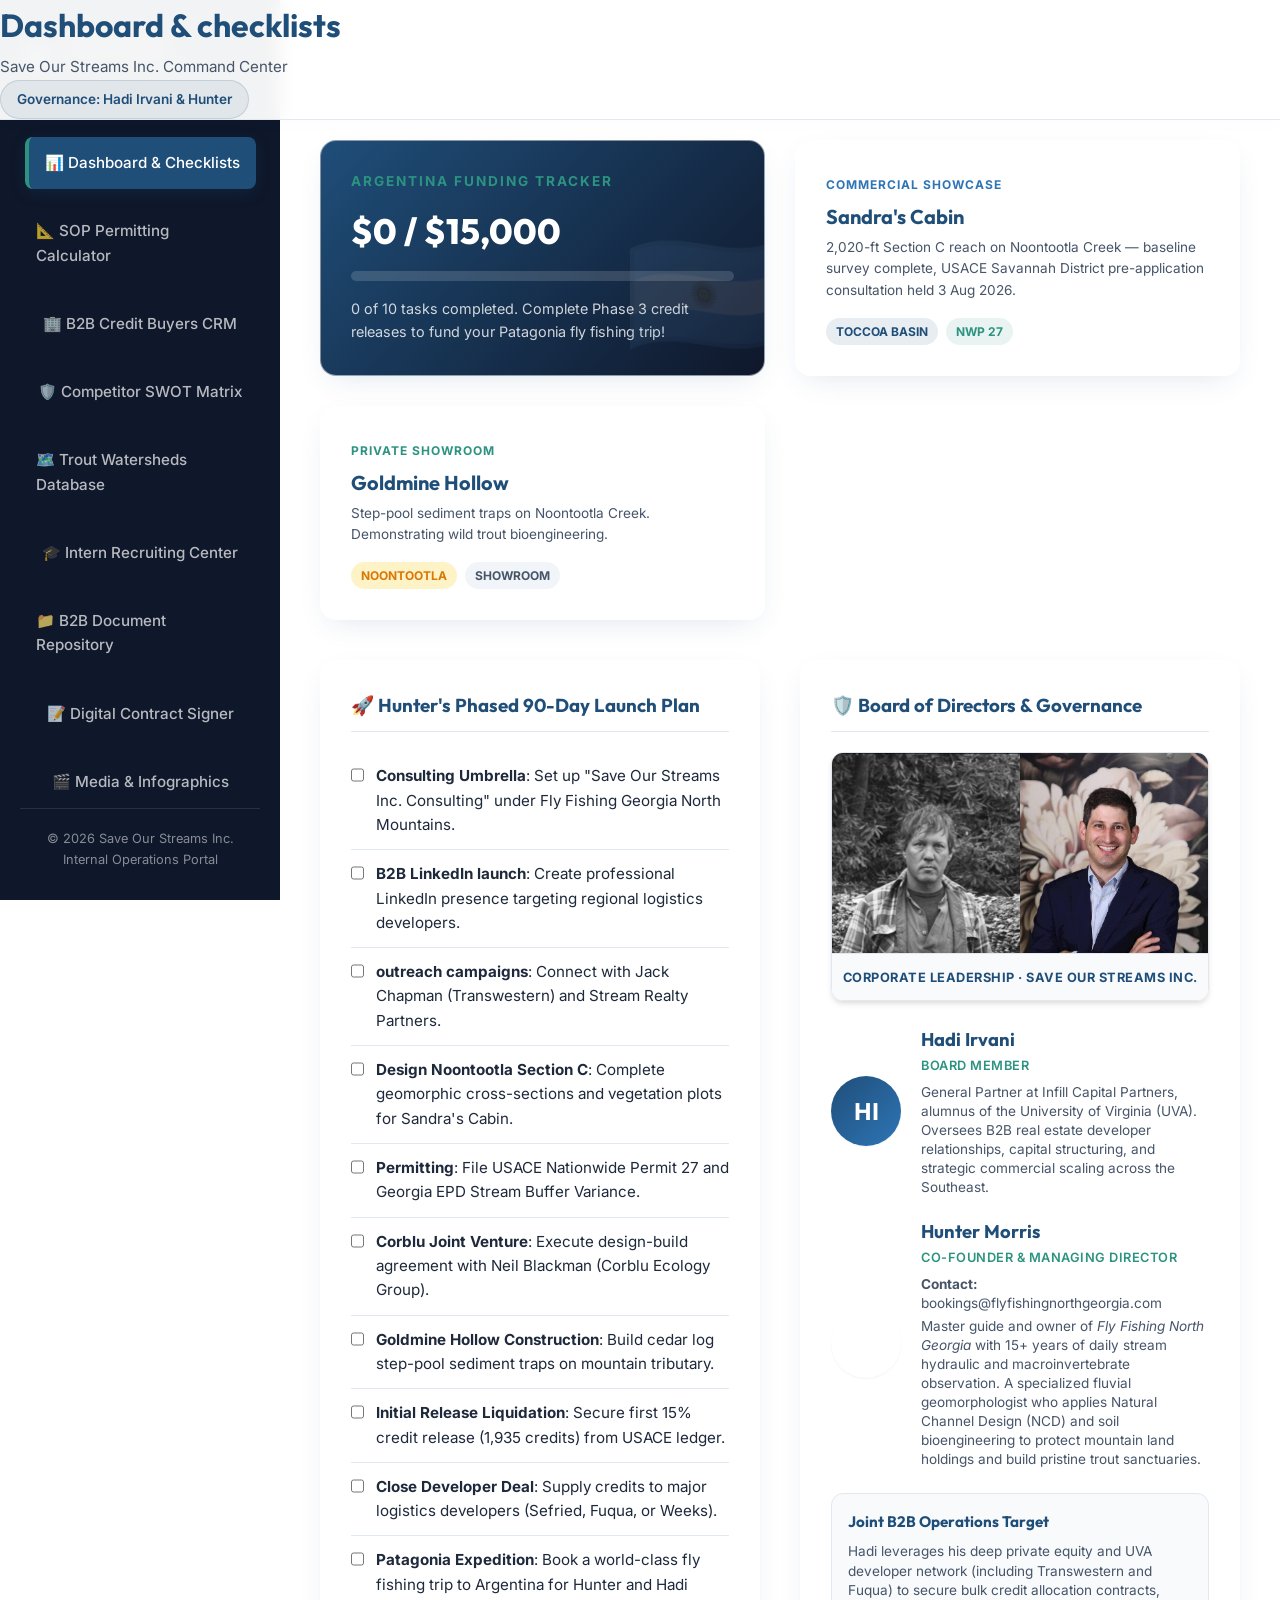
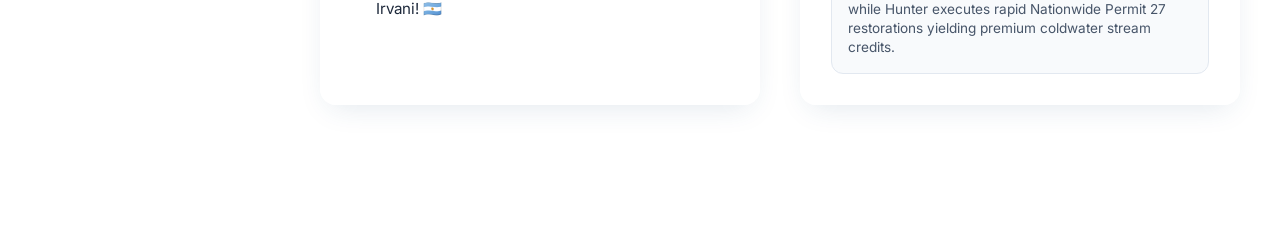
<file: portal.html>
<!DOCTYPE html>
<html lang="en">
<head>
    <meta charset="UTF-8">
    <meta name="viewport" content="width=device-width, initial-scale=1.0">
    <title>Save Our Streams Inc. | B2B Operations Portal</title>
    <link href="https://fonts.googleapis.com/css2?family=Inter:wght@300;400;500;600;700&family=Outfit:wght@400;500;600;700;800&display=swap" rel="stylesheet">
    <meta name="robots" content="noindex, nofollow">
    <link rel="stylesheet" href="styles.css">
</head>
<body>

    <!-- Sidebar Navigation -->
    <aside class="sidebar">
        <div class="logo-container">
            <div class="logo-icon">🐟</div>
            <div class="logo-text">
                Blue Ridge
                <span>Mitigation Portal</span>
            </div>
        </div>

        <nav class="nav-menu">
            <div class="nav-item active" onclick="switchTab(event, 'tab-dashboard')">📊 Dashboard & Checklists</div>
            <div class="nav-item" onclick="switchTab(event, 'tab-calc')">📐 SOP Permitting Calculator</div>
            <div class="nav-item" onclick="switchTab(event, 'tab-crm')">🏢 B2B Credit Buyers CRM</div>
            <div class="nav-item" onclick="switchTab(event, 'tab-competitors')">🛡️ Competitor SWOT Matrix</div>
            <div class="nav-item" onclick="switchTab(event, 'tab-sites')">🗺️ Trout Watersheds Database</div>
            <div class="nav-item" onclick="switchTab(event, 'tab-recruiting')">🎓 Intern Recruiting Center</div>
            <div class="nav-item" onclick="switchTab(event, 'tab-docs')">📁 B2B Document Repository</div>
            <div class="nav-item" onclick="switchTab(event, 'tab-signer')">📝 Digital Contract Signer</div>
            <div class="nav-item" onclick="switchTab(event, 'tab-media')">🎬 Media & Infographics</div>
        </nav>

        <div class="sidebar-footer">
            &copy; 2026 Save Our Streams Inc.<br>
            Internal Operations Portal
        </div>
    </aside>

    <!-- Main Content Area -->
    <main class="main-content">
        
        <!-- Header -->
        <header>
            <div class="header-title">
                <h1 id="page-title">Dashboard & checklists</h1>
                <p id="page-subtitle">Save Our Streams Inc. Command Center</p>
            </div>
            <div class="header-meta">
                <div class="badge-governance">Governance: Hadi Irvani & Hunter</div>
            </div>
        </header>

        <!-- TAB: DASHBOARD -->
        <section id="tab-dashboard" class="tab-panel active">
            
            <div class="grid-3">
                <!-- Argentina Trip Card -->
                <div class="card card-trip">
                    <div class="trip-title">Argentina Funding Tracker</div>
                    <div class="trip-amount" id="funding-amount">$0 / $15,000</div>
                    <div class="progress-bar-bg">
                        <div class="progress-bar-fill" id="funding-bar"></div>
                    </div>
                    <div class="trip-desc" id="funding-desc">
                        0 stream credits sold. Sell credits to fund world-class fly fishing in Patagonia!
                    </div>
                </div>

                <!-- Showcase Sandra's Cabin Card -->
                <div class="card">
                    <div class="portal-card-header-info">
                        <span class="portal-card-badge-cat">Commercial showcase</span>
                        <h4 class="portal-card-title">Sandra's Cabin</h4>
                        <p class="portal-card-desc">2,020-ft Section C reach on Noontootla Creek — baseline survey complete, USACE Savannah District pre-application consultation held 3 Aug 2026.</p>
                    </div>
                    <div class="portal-card-badges">
                        <span class="badge-cat industrial portal-card-badge">Toccoa Basin</span>
                        <span class="badge-cat mixed-use portal-card-badge">NWP 27</span>
                    </div>
                </div>

                <!-- Showcase Hunter's Cabin Card -->
                <div class="card">
                    <div class="portal-card-header-info">
                        <span class="portal-card-badge-cat showroom">Private Showroom</span>
                        <h4 class="portal-card-title">Goldmine Hollow</h4>
                        <p class="portal-card-desc">Step-pool sediment traps on Noontootla Creek. Demonstrating wild trout bioengineering.</p>
                    </div>
                    <div class="portal-card-badges">
                        <span class="badge-cat residential portal-card-badge">Noontootla</span>
                        <span class="badge-cat infrastructure portal-card-badge">Showroom</span>
                    </div>
                </div>
            </div>

            <div class="portal-dashboard-grid">
                <!-- 90-Day Plan Checklist -->
                <div class="card">
                    <h3 class="portal-section-title">
                        🚀 Hunter's Phased 90-Day Launch Plan
                    </h3>
                    <div class="checklist-item">
                        <input type="checkbox" id="chk-1" onchange="updateChecklist()">
                        <label for="chk-1"><strong>Consulting Umbrella</strong>: Set up "Save Our Streams Inc. Consulting" under Fly Fishing Georgia North Mountains.</label>
                    </div>
                    <div class="checklist-item">
                        <input type="checkbox" id="chk-2" onchange="updateChecklist()">
                        <label for="chk-2"><strong>B2B LinkedIn launch</strong>: Create professional LinkedIn presence targeting regional logistics developers.</label>
                    </div>
                    <div class="checklist-item">
                        <input type="checkbox" id="chk-3" onchange="updateChecklist()">
                        <label for="chk-3"><strong>outreach campaigns</strong>: Connect with Jack Chapman (Transwestern) and Stream Realty Partners.</label>
                    </div>
                    <div class="checklist-item">
                        <input type="checkbox" id="chk-4" onchange="updateChecklist()">
                        <label for="chk-4"><strong>Design Noontootla Section C</strong>: Complete geomorphic cross-sections and vegetation plots for Sandra's Cabin.</label>
                    </div>
                    <div class="checklist-item">
                        <input type="checkbox" id="chk-5" onchange="updateChecklist()">
                        <label for="chk-5"><strong>Permitting</strong>: File USACE Nationwide Permit 27 and Georgia EPD Stream Buffer Variance.</label>
                    </div>
                    <div class="checklist-item">
                        <input type="checkbox" id="chk-6" onchange="updateChecklist()">
                        <label for="chk-6"><strong>Corblu Joint Venture</strong>: Execute design-build agreement with Neil Blackman (Corblu Ecology Group).</label>
                    </div>
                    <div class="checklist-item">
                        <input type="checkbox" id="chk-7" onchange="updateChecklist()">
                        <label for="chk-7"><strong>Goldmine Hollow Construction</strong>: Build cedar log step-pool sediment traps on mountain tributary.</label>
                    </div>
                    <div class="checklist-item">
                        <input type="checkbox" id="chk-8" onchange="updateChecklist()">
                        <label for="chk-8"><strong>Initial Release Liquidation</strong>: Secure first 15% credit release (1,935 credits) from USACE ledger.</label>
                    </div>
                    <div class="checklist-item">
                        <input type="checkbox" id="chk-9" onchange="updateChecklist()">
                        <label for="chk-9"><strong>Close Developer Deal</strong>: Supply credits to major logistics developers (Sefried, Fuqua, or Weeks).</label>
                    </div>
                    <div class="checklist-item">
                        <input type="checkbox" id="chk-10" onchange="updateChecklist()">
                        <label for="chk-10"><strong>Patagonia Expedition</strong>: Book a world-class fly fishing trip to Argentina for Hunter and Hadi Irvani! 🇦🇷</label>
                    </div>
                </div>

                <!-- Board & Governance Card -->
                <div class="card">
                    <h3 class="portal-section-title">
                        🛡️ Board of Directors & Governance
                    </h3>
                    
                    <!-- Team Photo Banner -->
                    <div class="portal-team-banner">
                        <div class="portal-team-pair"><img src="team_hunter_morris.jpg" alt="Hunter Morris on the water" class="portal-team-photo"><img src="team_hadi_irvani.jpg" alt="Hadi Irvani" class="portal-team-photo"></div>
                        <div class="portal-team-caption">
                            <span class="portal-team-caption-text">Corporate Leadership &middot; Save Our Streams Inc.</span>
                        </div>
                    </div>
                    
                    <!-- Hadi Profile -->
                    <div class="leader-card bottom-space">
                        <div class="leader-avatar hadi">HI</div>
                        <div class="leader-info">
                            <h4>Hadi Irvani</h4>
                            <span>Board Member</span>
                            <p>General Partner at Infill Capital Partners, alumnus of the University of Virginia (UVA). Oversees B2B real estate developer relationships, capital structuring, and strategic commercial scaling across the Southeast.</p>
                        </div>
                    </div>

                    <!-- Hunter Profile -->
                    <div class="leader-card">
                        <div class="leader-avatar hunter">HM</div>
                        <div class="leader-info">
                            <h4>Hunter Morris</h4>
                            <span>Co-Founder & Managing Director</span>
                            <p class="leader-contact-info"><strong>Contact:</strong> bookings@flyfishingnorthgeorgia.com</p>
                            <p>Master guide and owner of <em>Fly Fishing North Georgia</em> with 15+ years of daily stream hydraulic and macroinvertebrate observation. A specialized fluvial geomorphologist who applies Natural Channel Design (NCD) and soil bioengineering to protect mountain land holdings and build pristine trout sanctuaries.</p>
                        </div>
                    </div>

                    <!-- Strategic Objectives -->
                    <div class="portal-target-panel">
                        <h4 class="portal-target-title">Joint B2B Operations Target</h4>
                        <p class="portal-target-desc">
                            Hadi leverages his deep private equity and UVA developer network (including Transwestern and Fuqua) to secure bulk credit allocation contracts, while Hunter executes rapid Nationwide Permit 27 restorations yielding premium coldwater stream credits.
                        </p>
                    </div>
                </div>
            </div>
        </section>

        <!-- TAB: CALCULATOR -->
        <section id="tab-calc" class="tab-panel">
            
            <div class="calc-tabs">
                <button class="calc-tab-btn active" id="btn-calc-credit" onclick="switchCalcTab('credit')">Mitigation Credit Generator (Sponsor)</button>
                <button class="calc-tab-btn" id="btn-calc-debit" onclick="switchCalcTab('debit')">Developer Debit Calculator (Liability)</button>
            </div>

            <div class="calc-container">
                <!-- Input Panel -->
                <div class="card">
                    
                    <!-- Calculator A: Mitigation Credits -->
                    <div id="panel-calc-credit">
                        <h3 class="portal-section-title large-spacing">
                            compensatory stream credit yield calculator
                        </h3>
                        
                        <div class="calc-form-group">
                            <label for="cred-length">Restoration Reach Length (Linear Feet)</label>
                            <input type="number" id="cred-length" class="calc-input" value="2500" oninput="calculateCredits()">
                        </div>

                        <div class="calc-form-group">
                            <label for="cred-priority">Restoration Priority (M_benefit)</label>
                            <select id="cred-priority" class="calc-select" onchange="calculateCredits()">
                                <option value="4.0">Priority 1 (Floodplain Reconnection / New Channel) - 4.0 Factor</option>
                                <option value="3.0">Priority 2 (Bank Stabilization & Geomorphic Channel Restoration) - 3.0 Factor</option>
                                <option value="1.5">Priority 3 (Bioengineering / Minimal Grade Restructure) - 1.5 Factor</option>
                                <option value="0.5">Priority 4 (Riparian Buffer Planting Only) - 0.5 Factor</option>
                            </select>
                        </div>

                        <div class="calc-form-group">
                            <label for="cred-buffer">Riparian Buffer Width (M_buffer)</label>
                            <select id="cred-buffer" class="calc-select" onchange="calculateCredits()">
                                <option value="2.0">100-foot Native Canopy Buffer (Both Banks) - 2.0 Factor</option>
                                <option value="1.2">50-foot Native Canopy Buffer (Both Banks) - 1.2 Factor</option>
                                <option value="0.8">30-foot Buffer - 0.8 Factor</option>
                                <option value="0.0">No Buffer Restorations - 0.0 Factor</option>
                            </select>
                        </div>

                        <div class="calc-form-group">
                            <label for="cred-monitoring">Monitoring & Protection (M_monitoring & M_protection)</label>
                            <select id="cred-monitoring" class="calc-select" onchange="calculateCredits()">
                                <option value="1.6">7-Year Monitoring Plan + Restrictive Covenant Easement - 1.6 Factor</option>
                                <option value="1.0">5-Year Monitoring Plan + Restrictive Covenant - 1.0 Factor</option>
                                <option value="0.4">Minimal Monitoring (Temporary protection) - 0.4 Factor</option>
                            </select>
                        </div>

                        <div class="calc-form-group">
                            <label for="cred-watershed">Flow & Watershed Location (M_flow & M_watershed)</label>
                            <select id="cred-watershed" class="calc-select" onchange="calculateCredits()">
                                <option value="1.0">Perennial Coldwater Trout Stream (High Priority Basin) - 1.0 Factor</option>
                                <option value="0.6">Intermittent / Secondary Stream Basin - 0.6 Factor</option>
                            </select>
                        </div>

                        <div class="calc-form-group">
                            <label for="cred-price">Estimated Price Per Credit (USD)</label>
                            <input type="number" id="cred-price" class="calc-input" value="180" oninput="calculateCredits()">
                        </div>
                    </div>

                    <!-- Calculator B: Developer Debits -->
                    <div id="panel-calc-debit" style="display: none;">
                        <h3 class="portal-section-title large-spacing">
                            Developer Stream Debit (Liability) Calculator
                        </h3>

                        <div class="calc-form-group">
                            <label for="deb-length">Impact Reach Length (Linear Feet)</label>
                            <input type="number" id="deb-length" class="calc-input" value="1000" oninput="calculateDebits()">
                        </div>

                        <div class="calc-form-group">
                            <label for="deb-type">Impact Type (F_type)</label>
                            <select id="deb-type" class="calc-select" onchange="calculateDebits()">
                                <option value="2.5">Piping / Culvert (Perennial Stream) - 2.5 Factor</option>
                                <option value="1.8">Piping / Culvert (Intermittent Stream) - 1.8 Factor</option>
                                <option value="1.2">Channel Channel Diversion / Relocation - 1.2 Factor</option>
                                <option value="0.6">Bank Armoring (Rip-rap / Concrete) - 0.6 Factor</option>
                            </select>
                        </div>

                        <div class="calc-form-group">
                            <label for="deb-impact">Severity of Impact (F_impact)</label>
                            <select id="deb-impact" class="calc-select" onchange="calculateDebits()">
                                <option value="1.5">Severe (Complete loss of aquatic biology / ecological function) - 1.5 Factor</option>
                                <option value="1.0">Moderate (Partial channel restriction) - 1.0 Factor</option>
                                <option value="0.4">Minor (Temporary construction access) - 0.4 Factor</option>
                            </select>
                        </div>

                        <div class="calc-form-group">
                            <label for="deb-duration">Duration of Impact (F_duration)</label>
                            <select id="deb-duration" class="calc-select" onchange="calculateDebits()">
                                <option value="1.0">Permanent (> 10 years / Fixed Structures) - 1.0 Factor</option>
                                <option value="0.4">Temporary (Restored on site within 1 year) - 0.4 Factor</option>
                            </select>
                        </div>

                        <div class="calc-form-group">
                            <label for="deb-priority">Watershed Priority Factor (F_priority)</label>
                            <select id="deb-priority" class="calc-select" onchange="calculateDebits()">
                                <option value="0.8">High Priority HUC Basin (Secondary/Coldwater stream) - 0.8 Factor</option>
                                <option value="0.4">Standard HUC Basin - 0.4 Factor</option>
                            </select>
                        </div>

                        <div class="calc-form-group">
                            <label for="deb-price">Regional Credit Unit Price (USD)</label>
                            <input type="number" id="deb-price" class="calc-input" value="180" oninput="calculateDebits()">
                        </div>
                    </div>
                </div>

                <!-- Results Output Card -->
                <div class="calc-results-card">
                    <div id="results-credit">
                        <div class="calc-results-title">Estimated Credit yield</div>
                        <div class="calc-metric">
                            <div class="calc-metric-lbl">Total Geomorphic SOP Multiplier Factor</div>
                            <div class="calc-metric-num" id="res-cred-factor">8.60</div>
                        </div>
                        <div class="calc-metric">
                            <div class="calc-metric-lbl">Total Mitigation Credits Generated</div>
                            <div class="calc-metric-num highlight" id="res-cred-generated">21,500</div>
                        </div>
                        <div class="calc-metric">
                            <div class="calc-metric-lbl">Gross Asset Valuation</div>
                            <div class="calc-metric-num" id="res-cred-value">$3,870,000</div>
                        </div>
                        <!-- Compensatory Stream Credit Meter -->
                        <div class="portal-meter-container">
                            <div class="portal-meter-label-row">
                                <span>Credit Target Meter</span>
                                <span id="res-cred-percent" style="color: var(--accent); font-weight: 700;">43%</span>
                            </div>
                            <div class="portal-meter-bg">
                                <div id="res-cred-bar-fill" class="portal-meter-fill" style="width: 43%;"></div>
                            </div>
                            <div class="portal-meter-range-row">
                                <span>0 Credits</span>
                                <span>50,000 Credits (Max Target)</span>
                            </div>
                        </div>
                        <div class="calc-metric">
                            <div class="calc-metric-lbl">Initial 15% Release Liquidity</div>
                            <div class="calc-metric-num highlight" id="res-cred-release">3,225 Credits ($580,500 Value)</div>
                        </div>
                        <div class="calc-results-disclaimer">
                            *Calculations based on USACE Savannah District Stream SOP. Actual credits subject to Prospectus approval and recorded Conservation Easement.
                        </div>
                    </div>

                    <div id="results-debit" style="display: none;">
                        <div class="calc-results-title">Estimated developer liability</div>
                        <div class="calc-metric">
                            <div class="calc-metric-lbl">Total SOP Debit Multiplier Factor</div>
                            <div class="calc-metric-num" id="res-deb-factor">5.80</div>
                        </div>
                        <div class="calc-metric">
                            <div class="calc-metric-lbl">Required Mitigation Offsets (Debits)</div>
                            <div class="calc-metric-num highlight" id="res-deb-required">5,800</div>
                        </div>
                        <!-- Interactive Debit Exposure Meter -->
                        <div class="portal-meter-container">
                            <div class="portal-meter-label-row">
                                <span>Debit Exposure Level (Regulatory Risk)</span>
                                <span id="res-deb-percent" style="color: #ff6b6b; font-weight: 700;">12%</span>
                            </div>
                            <div class="portal-meter-bg">
                                <div id="res-deb-bar-fill" class="portal-meter-fill" style="background: linear-gradient(90deg, #ff6b6b 0%, #ff4757 100%); width: 12%;"></div>
                            </div>
                            <div class="portal-meter-range-row">
                                <span>0 Debits</span>
                                <span>50,000 Max Exposure Target</span>
                            </div>
                        </div>
                        <div class="calc-metric">
                            <div class="calc-metric-lbl">Estimated Compensatory Credit Cost</div>
                            <div class="calc-metric-num" id="res-deb-cost">$1,044,000</div>
                        </div>
                        <div class="calc-results-disclaimer">
                            *Calculations show required offsets. Piping stream channels incurs massive legal and regulatory debit structures.
                        </div>
                    </div>
                </div>
            </div>
        </section>

        <!-- TAB: CRM DEVELOPERS -->
        <section id="tab-crm" class="tab-panel">
            
            <div class="filter-bar">
                <input type="text" id="crm-search" class="search-input" placeholder="Search by developer name, broker, or company..." oninput="filterCRM()">
                <select id="crm-filter-cat" class="filter-select" onchange="filterCRM()">
                    <option value="all">All B2B Categories</option>
                    <option value="industrial">Industrial & Logistics</option>
                    <option value="mixed-use">Mixed-Use & Commercial</option>
                    <option value="residential">Residential Subdivisions</option>
                    <option value="infrastructure">Public Infrastructure / Utilities</option>
                    <option value="consultant">Civil & Engineering Consultants</option>
                </select>
                <div class="portal-crm-count-wrapper">
                    Total Targets: <span id="crm-count">50</span>
                </div>
            </div>

            <div class="crm-table-container">
                <table class="crm-table" id="crm-table-el">
                    <thead>
                        <tr>
                            <th>Target Client Name</th>
                            <th>Category</th>
                            <th>Headquarters</th>
                            <th>Referral Advocate</th>
                            <th>B2B Sales Outreach</th>
                        </tr>
                    </thead>
                    <tbody id="crm-tbody">
                        <!-- Populated via Javascript -->
                    </tbody>
                </table>
            </div>
        </section>

        <!-- TAB: COMPETITORS -->
        <section id="tab-competitors" class="tab-panel">
            
            <div class="comp-card-grid" id="competitor-grid-el">
                <!-- Populated via Javascript -->
            </div>
        </section>

        <!-- TAB: SITES DATABASE -->
        <section id="tab-sites" class="tab-panel">
            <div class="card portal-card-bottom-space">
                <h3 class="portal-card-inner-title">Sourcing High-Priority Reaches in North Georgia</h3>
                <p class="portal-lead-text">
                    Mitigation banking and Permittee-Responsible Mitigation (PRM) rely entirely on localized hydrologic watersheds (HUC basins). The database below highlights <strong>10 high-priority trout watersheds</strong> in North Georgia suffering from severe sediment siltation, solar warming, or lateral bank erosion, presenting immediate sourcing opportunities for Hunter.
                </p>
            </div>
            
            <div id="sites-list-el">
                <!-- Populated via Javascript -->
            </div>
        </section>

        <!-- TAB: RECRUITING -->
        <section id="tab-recruiting" class="tab-panel">
            
            <div class="intern-grid" id="intern-grid-el">
                <!-- Populated via Javascript -->
            </div>
        </section>

        <!-- TAB: DOCUMENTS -->
        <section id="tab-docs" class="tab-panel">
            <div class="card portal-card-bottom-space">
                <h3 class="portal-card-inner-title">📁 Stream Restoration Strategic & Legal Library</h3>
                <p class="portal-lead-text">
                    Access all 17 strategic playbooks, regulatory mathematical models, case studies, databases, and sample landowner contract agreements compiled for Hunter’s venture. These documents are fully synchronized across <strong>Markdown (.md)</strong>, <strong>Microsoft Word (.docx)</strong>, and <strong>Adobe PDF (.pdf)</strong> formats in the local Google Drive folder.
                </p>
            </div>
            
            <!-- Interactive Folder Directory Selector -->
            <div class="folder-select-header">
                <h4 class="folder-select-title">📁 Enterprise Directory & Strategic Tiers</h4>
                <p class="folder-select-desc">
                    Filter all 82 strategic, technical, legal, and deep academic research assets by clicking a subdirectory within our core operational tiers:
                </p>
            </div>

            <!-- Tiered Folder Directory Grid -->
            <div class="tiered-directory-container">
                
                <!-- ALL FILES SELECTOR -->
                <div class="portal-flex-end-row">
                    <div class="folder-card active all-folders-card" onclick="filterDocsByFolder('all')" id="folder-all" style="--folder-color: #1A365D; --folder-color-light: rgba(26, 54, 93, 0.08);">
                        <div class="folder-icon-wrap">
                            <svg viewBox="0 0 24 24" width="22" height="22" fill="none" stroke="currentColor" stroke-width="2" stroke-linecap="round" stroke-linejoin="round"><path d="M22 19a2 2 0 0 1-2 2H4a2 2 0 0 1-2-2V5a2 2 0 0 1 2-2h5l2 3h9a2 2 0 0 1 2 2z"></path><path d="M2 10h20"></path><path d="M12 14v4"></path><path d="M10 16h4"></path></svg>
                        </div>
                        <div class="folder-meta">
                            <span class="folder-num">ALL ASSETS</span>
                            <h5 class="folder-name">Show All Library Files</h5>
                            <span class="folder-count">82 Files Total</span>
                        </div>
                    </div>
                </div>

                <!-- TIER I: FOUNDATIONAL STRATEGY & CORPORATE GOVERNANCE -->
                <div class="tier-section panel-styling t1">
                    <div class="tier-hdr bottom-border t1">
                        <span class="tier-badge badge-t1">TIER I</span>
                        <h4 class="tier-hdr-title t1">Foundational Strategy & Corporate Governance</h4>
                    </div>
                    <div class="folder-grid">
                        <!-- 01 Strategic -->
                        <div class="folder-card" onclick="filterDocsByFolder('01')" id="folder-01" style="--folder-color: #1F4E79; --folder-color-light: rgba(31, 78, 121, 0.08);">
                            <div class="folder-icon-wrap">
                                <svg viewBox="0 0 24 24" width="22" height="22" fill="none" stroke="currentColor" stroke-width="2" stroke-linecap="round" stroke-linejoin="round"><line x1="18" y1="20" x2="18" y2="10"></line><line x1="12" y1="20" x2="12" y2="4"></line><line x1="6" y1="20" x2="6" y2="14"></line><circle cx="12" cy="4" r="1"></circle><circle cx="18" cy="10" r="1"></circle><circle cx="6" cy="14" r="1"></circle></svg>
                            </div>
                            <div class="folder-meta">
                                <span class="folder-num">01_PLANS</span>
                                <h5 class="folder-name">Strategic & Business</h5>
                                <span class="folder-count">8 Files</span>
                            </div>
                        </div>
                        <!-- 06 Legal Agreements -->
                        <div class="folder-card" onclick="filterDocsByFolder('06')" id="folder-06" style="--folder-color: #7A2E3D; --folder-color-light: rgba(122, 46, 61, 0.08);">
                            <div class="folder-icon-wrap">
                                <svg viewBox="0 0 24 24" width="22" height="22" fill="none" stroke="currentColor" stroke-width="2" stroke-linecap="round" stroke-linejoin="round"><path d="M12 22s8-4 8-10V5l-8-3-8 3v7c0 6 8 10 8 10z"></path><path d="M12 8v8"></path><path d="M9 11h6"></path></svg>
                            </div>
                            <div class="folder-meta">
                                <span class="folder-num">06_LEGAL</span>
                                <h5 class="folder-name">Legal & Covenants</h5>
                                <span class="folder-count">3 Files</span>
                            </div>
                        </div>
                    </div>
                </div>

                <!-- TIER II: ENVIRONMENTAL ENGINEERING & REGULATORY SCIENCE -->
                <div class="tier-section panel-styling t2">
                    <div class="tier-hdr bottom-border t2">
                        <span class="tier-badge badge-t2">TIER II</span>
                        <h4 class="tier-hdr-title t2">Environmental Engineering & Regulatory Science</h4>
                    </div>
                    <div class="folder-grid">
                        <!-- 02 Regulatory -->
                        <div class="folder-card" onclick="filterDocsByFolder('02')" id="folder-02" style="--folder-color: #0D5C75; --folder-color-light: rgba(13, 92, 117, 0.08);">
                            <div class="folder-icon-wrap">
                                <svg viewBox="0 0 24 24" width="22" height="22" fill="none" stroke="currentColor" stroke-width="2" stroke-linecap="round" stroke-linejoin="round"><path d="M4 9h16"></path><path d="M4 15h16"></path><path d="M10 3L6 21"></path><path d="M18 3l-4 18"></path></svg>
                            </div>
                            <div class="folder-meta">
                                <span class="folder-num">02_REGULATORY</span>
                                <h5 class="folder-name">USACE & SOP Math</h5>
                                <span class="folder-count">5 Files</span>
                            </div>
                        </div>
                        <!-- 03 Case Studies -->
                        <div class="folder-card" onclick="filterDocsByFolder('03')" id="folder-03" style="--folder-color: #2D5A27; --folder-color-light: rgba(45, 90, 39, 0.08);">
                            <div class="folder-icon-wrap">
                                <svg viewBox="0 0 24 24" width="22" height="22" fill="none" stroke="currentColor" stroke-width="2" stroke-linecap="round" stroke-linejoin="round"><path d="M12 2L2 7l10 5 10-5-10-5z"></path><path d="M2 17l10 5 10-5"></path><path d="M2 12l10 5 10-5"></path></svg>
                            </div>
                            <div class="folder-meta">
                                <span class="folder-num">03_PROJECTS</span>
                                <h5 class="folder-name">Project Case Studies</h5>
                                <span class="folder-count">10 Files</span>
                            </div>
                        </div>
                        <!-- 09 Operations Playbooks -->
                        <div class="folder-card" onclick="filterDocsByFolder('09')" id="folder-09" style="--folder-color: #8B5A2B; --folder-color-light: rgba(139, 90, 43, 0.08);">
                            <div class="folder-icon-wrap">
                                <svg viewBox="0 0 24 24" width="22" height="22" fill="none" stroke="currentColor" stroke-width="2" stroke-linecap="round" stroke-linejoin="round"><path d="M21 16V8a2 2 0 0 0-1-1.73l-7-4a2 2 0 0 0-2 0l-7 4A2 2 0 0 0 3 8v8a2 2 0 0 0 1 1.73l7 4a2 2 0 0 0 2 0l7-4A2 2 0 0 0 21 16z"></path><polyline points="3.27 6.96 12 12.01 20.73 6.96"></polyline><line x1="12" y1="22.08" x2="12" y2="12"></line></svg>
                            </div>
                            <div class="folder-meta">
                                <span class="folder-num">09_OPS</span>
                                <h5 class="folder-name">Operations & Tech</h5>
                                <span class="folder-count">12 Files</span>
                            </div>
                        </div>
                    </div>
                </div>

                <!-- TIER III: LAND SOURCING, DEAL FLOW & CAPITAL PRESALES -->
                <div class="tier-section panel-styling t3">
                    <div class="tier-hdr bottom-border t3">
                        <span class="tier-badge badge-t3">TIER III</span>
                        <h4 class="tier-hdr-title t3">Land Sourcing, Deal Flow & Capital Presales</h4>
                    </div>
                    <div class="folder-grid">
                        <!-- 04 Market Intelligence -->
                        <div class="folder-card" onclick="filterDocsByFolder('04')" id="folder-04" style="--folder-color: #4E5D6C; --folder-color-light: rgba(78, 93, 108, 0.08);">
                            <div class="folder-icon-wrap">
                                <svg viewBox="0 0 24 24" width="22" height="22" fill="none" stroke="currentColor" stroke-width="2" stroke-linecap="round" stroke-linejoin="round"><circle cx="12" cy="12" r="10"></circle><line x1="2" y1="12" x2="22" y2="12"></line><path d="M12 2a15.3 15.3 0 0 1 4 10 15.3 15.3 0 0 1-4 10 15.3 15.3 0 0 1-4-10 15.3 15.3 0 0 1 4-10z"></path></svg>
                            </div>
                            <div class="folder-meta">
                                <span class="folder-num">04_MARKET</span>
                                <h5 class="folder-name">Market Intelligence</h5>
                                <span class="folder-count">5 Files</span>
                            </div>
                        </div>
                        <!-- 05 Sales Playbooks -->
                        <div class="folder-card" onclick="filterDocsByFolder('05')" id="folder-05" style="--folder-color: #B25329; --folder-color-light: rgba(178, 83, 41, 0.08);">
                            <div class="folder-icon-wrap">
                                <svg viewBox="0 0 24 24" width="22" height="22" fill="none" stroke="currentColor" stroke-width="2" stroke-linecap="round" stroke-linejoin="round"><path d="M16 21v-2a4 4 0 0 0-4-4H5a4 4 0 0 0-4 4v2"></path><circle cx="8.5" cy="7" r="4"></circle><line x1="20" y1="8" x2="20" y2="14"></line><line x1="23" y1="11" x2="17" y2="11"></line></svg>
                            </div>
                            <div class="folder-meta">
                                <span class="folder-num">05_SALES</span>
                                <h5 class="folder-name">Sales & B2B Playbooks</h5>
                                <span class="folder-count">3 Files</span>
                            </div>
                        </div>
                        <!-- 10 Relationship Banking -->
                        <div class="folder-card" onclick="filterDocsByFolder('10')" id="folder-10" style="--folder-color: #10B981; --folder-color-light: rgba(16, 185, 129, 0.08);">
                            <div class="folder-icon-wrap">
                                <svg viewBox="0 0 24 24" width="22" height="22" fill="none" stroke="currentColor" stroke-width="2" stroke-linecap="round" stroke-linejoin="round"><rect x="2" y="7" width="20" height="14" rx="2" ry="2"></rect><path d="M16 21V5a2 2 0 0 0-2-2h-4a2 2 0 0 0-2 2v16"></path></svg>
                            </div>
                            <div class="folder-meta">
                                <span class="folder-num">10_OUTREACH</span>
                                <h5 class="folder-name">Outreach & Banking</h5>
                                <span class="folder-count">8 Files</span>
                            </div>
                        </div>
                    </div>
                </div>

                <!-- TIER IV: TALENT PIPELINE & BRAND AMPLIFICATION -->
                <div class="tier-section panel-styling t4">
                    <div class="tier-hdr bottom-border t4">
                        <span class="tier-badge badge-t4">TIER IV</span>
                        <h4 class="tier-hdr-title t4">Talent Pipeline & Brand Amplification</h4>
                    </div>
                    <div class="folder-grid">
                        <!-- 07 Marketing Content -->
                        <div class="folder-card" onclick="filterDocsByFolder('07')" id="folder-07" style="--folder-color: #D26979; --folder-color-light: rgba(210, 105, 121, 0.08);">
                            <div class="folder-icon-wrap">
                                <svg viewBox="0 0 24 24" width="22" height="22" fill="none" stroke="currentColor" stroke-width="2" stroke-linecap="round" stroke-linejoin="round"><path d="M23 19a2 2 0 0 1-2 2H3a2 2 0 0 1-2-2V8a2 2 0 0 1 2-2h4l2-3h6l2 3h4a2 2 0 0 1 2 2z"></path><circle cx="12" cy="13" r="4"></circle></svg>
                            </div>
                            <div class="folder-meta">
                                <span class="folder-num">07_BRAND</span>
                                <h5 class="folder-name">Marketing & Brand</h5>
                                <span class="folder-count">7 Files</span>
                            </div>
                        </div>
                        <!-- 08 Recruiting & Internships -->
                        <div class="folder-card" onclick="filterDocsByFolder('08')" id="folder-08" style="--folder-color: #1D70B8; --folder-color-light: rgba(29, 112, 184, 0.08);">
                            <div class="folder-icon-wrap">
                                <svg viewBox="0 0 24 24" width="22" height="22" fill="none" stroke="currentColor" stroke-width="2" stroke-linecap="round" stroke-linejoin="round"><path d="M22 10v6M2 10l10-5 10 5-10 5z"></path><path d="M6 12v5c0 2 2 3 6 3s6-1 6-3v-5"></path></svg>
                            </div>
                            <div class="folder-meta">
                                <span class="folder-num">08_RECRUITING</span>
                                <h5 class="folder-name">Intern Workstreams</h5>
                                <span class="folder-count">13 Files</span>
                            </div>
                        </div>
                    </div>
                </div>

            </div>

            <!-- View Mode Toggle Control -->
            <div class="view-toggle-container">
                <span class="view-toggle-label">📁 Library View Mode:</span>
                <div class="segmented-control">
                    <button id="btn-grid-view" class="control-btn active" onclick="setViewMode('grid')">
                        <svg viewBox="0 0 24 24" width="14" height="14" fill="none" stroke="currentColor" stroke-width="2.5" stroke-linecap="round" stroke-linejoin="round" style="margin-right: 6px; vertical-align: middle;"><rect x="3" y="3" width="7" height="7"></rect><rect x="14" y="3" width="7" height="7"></rect><rect x="14" y="14" width="7" height="7"></rect><rect x="3" y="14" width="7" height="7"></rect></svg>Grid View
                    </button>
                    <button id="btn-list-view" class="control-btn" onclick="setViewMode('list')">
                        <svg viewBox="0 0 24 24" width="14" height="14" fill="none" stroke="currentColor" stroke-width="2.5" stroke-linecap="round" stroke-linejoin="round" style="margin-right: 6px; vertical-align: middle;"><line x1="8" y1="6" x2="21" y2="6"></line><line x1="8" y1="12" x2="21" y2="12"></line><line x1="8" y1="18" x2="21" y2="18"></line><line x1="3" y1="6" x2="3.01" y2="6"></line><line x1="3" y1="12" x2="3.01" y2="12"></line><line x1="3" y1="18" x2="3.01" y2="18"></line></svg>List View
                    </button>
                </div>
            </div>

            <div class="comp-card-grid" id="docs-grid-el">
                <!-- Populated via Javascript -->
            </div>
        </section>

        <!-- TAB: SIGNER -->
        <section id="tab-signer" class="tab-panel">
            <div class="card portal-card-bottom-space">
                <h3 class="portal-card-inner-title">📝 On-Site Digital Contract Signer</h3>
                <p class="portal-lead-text">
                    Review the legally binding Joint Venture Cooperative Agreement below with the landowner (<strong>ACR 1910 LLC</strong>, acting through its Authorized Manager). Both parties can sign directly in the browser using a stylus, finger, or mouse. Signatures are bound to the record in accordance with the <strong>Georgia UETA (O.C.G.A. § 10-12-1 et seq.)</strong> for instant execution.
                </p>
            </div>

            <div style="display: grid; grid-template-columns: 1.4fr 1fr; gap: 40px; align-items: start; margin-bottom: 40px;">
                <!-- Scrollable Contract viewport -->
                <div class="card" style="background-color: var(--white); height: 500px; overflow-y: scroll; padding: 30px; border: 1px solid var(--border-color);">
                    <h2 style="font-size: 1.3rem; color: var(--primary); text-align: center; border-bottom: 2px solid var(--border-color); padding-bottom: 15px; margin-bottom: 20px;">STREAM MITIGATION BANKING AND JOINT VENTURE COOPERATIVE AGREEMENT</h2>
                    
                    <p style="font-size: 0.85rem; color: var(--charcoal); line-height: 1.6; margin-bottom: 12px;"><strong>PROJECT: SANDRA'S CABIN AT ANDERSON CREEK (ACR)</strong></p>
                    <p style="font-size: 0.85rem; color: var(--charcoal); line-height: 1.6; margin-bottom: 12px;">This agreement is made effective as of <strong>May 30, 2026</strong>, by and between <strong>ACR 1910 LLC</strong> ("Landowner"), a Georgia limited liability company acting through its <strong>Authorized Manager</strong>, and <strong>Save Our Streams Inc.</strong> ("Developer"), managed by Managing Director <strong>Hunter Morris</strong> and Board Member <strong>Hadi Irvani</strong> (alumnus of the University of Virginia - UVA).</p>
                    
                    <h4 style="font-size: 0.95rem; color: var(--primary); margin-top: 20px; margin-bottom: 8px;">SECTION 1: THE 70/30 CREDIT SPLIT MODEL</h4>
                    <p style="font-size: 0.85rem; color: var(--charcoal); line-height: 1.6; margin-bottom: 12px;">The Developer shall receive <strong>70%</strong> of all Stream Mitigation Credits generated and released by the USACE Savannah District. The Landowner shall receive <strong>30%</strong> of all Stream Mitigation Credits generated and released. Gross proceeds from credit sales shall be paid directly from a secure escrow account to the parties in accordance with this 70/30 split ratio.</p>

                    <h4 style="font-size: 0.95rem; color: var(--primary); margin-top: 20px; margin-bottom: 8px;">SECTION 2: QUANTITATIVE SITE ECONOMICS</h4>
                    <p style="font-size: 0.85rem; color: var(--charcoal); line-height: 1.6; margin-bottom: 12px;">
                        * Total Stream Reach: 1,500 Linear Feet.<br>
                        * SOP Yield Factor: 8.6 credits per Linear Foot.<br>
                        * Total Credits Yielded: 12,900 credits.<br>
                        * Market Credit Price: $180.00/credit.<br>
                        * Gross Value: $2,322,000.00.<br>
                        * Landowner pure risk-free gross allocation (30%): <strong>$696,600.00</strong>.<br>
                        * Developer gross allocation (70%): $1,625,400.00.<br>
                        * Developer construction and permitting CapEx covered (100%): <strong>$1,090,000.00</strong> (Design, heavy earthworks, plantings, $220k performance bonds, 5-year monitoring, and endowments fully funded by Developer).
                    </p>

                    <h4 style="font-size: 0.95rem; color: var(--primary); margin-top: 20px; margin-bottom: 8px;">SECTION 3: CONSERVATION EASEMENT</h4>
                    <p style="font-size: 0.85rem; color: var(--charcoal); line-height: 1.6; margin-bottom: 12px;">The Landowner covenants to grant and record a perpetual restrictive Conservation Easement over the approximately 6.8-acre stream buffer corridor to an approved qualified third-party Land Trust. The Developer shall fund the required $90,000.00 Long-Term Stewardship Endowment trust.</p>

                    <h4 style="font-size: 0.95rem; color: var(--primary); margin-top: 20px; margin-bottom: 8px;">SECTION 4: GOVERNING LAW AND ARBITRATION</h4>
                    <p style="font-size: 0.85rem; color: var(--charcoal); line-height: 1.6; margin-bottom: 12px;">This agreement shall be governed by the laws of the State of Georgia. Any disputes shall be resolved via binding arbitration administered by the American Arbitration Association (AAA) in Atlanta, Georgia.</p>
                    
                    <p style="font-size: 0.85rem; color: var(--charcoal); line-height: 1.6; margin-top: 40px;">IN WITNESS WHEREOF, the Parties have executed this cooperative agreement as of the date first written above.</p>
                </div>

                <!-- Live signature fields -->
                <div style="display: flex; flex-direction: column; gap: 24px;">
                    <!-- Landowner canvas -->
                    <div class="card" style="background: var(--white); border: 1px solid var(--border-color); padding: 20px;">
                        <h4 style="color: var(--primary); font-size: 0.95rem; margin-bottom: 8px; text-transform: uppercase; letter-spacing: 0.5px;">ACR 1910 LLC — Authorized Manager (Landowner)</h4>
                        <div style="background-color: var(--light-bg); border: 1px dashed var(--border-color); border-radius: 8px; height: 120px; position: relative;">
                            <canvas id="sign-landowner" style="width: 100%; height: 100%; cursor: crosshair; display: block;"></canvas>
                        </div>
                        <div style="display: flex; justify-content: space-between; margin-top: 10px;">
                            <button class="badge-cat residential" style="border: none; padding: 6px 12px; cursor: pointer; font-weight: 600;" onclick="clearSignature('sign-landowner')">Clear Pad</button>
                            <span style="font-size: 0.75rem; color: var(--body-grey); align-self: center;">Draw Signature Above</span>
                        </div>
                    </div>

                    <!-- Developer canvas -->
                    <div class="card" style="background: var(--white); border: 1px solid var(--border-color); padding: 20px;">
                        <h4 style="color: var(--primary); font-size: 0.95rem; margin-bottom: 8px; text-transform: uppercase; letter-spacing: 0.5px;">Hunter Morris (Developer)</h4>
                        <div style="background-color: var(--light-bg); border: 1px dashed var(--border-color); border-radius: 8px; height: 120px; position: relative;">
                            <canvas id="sign-developer" style="width: 100%; height: 100%; cursor: crosshair; display: block;"></canvas>
                        </div>
                        <div style="display: flex; justify-content: space-between; margin-top: 10px;">
                            <button class="badge-cat residential" style="border: none; padding: 6px 12px; cursor: pointer; font-weight: 600;" onclick="clearSignature('sign-developer')">Clear Pad</button>
                            <span style="font-size: 0.75rem; color: var(--body-grey); align-self: center;">Draw Signature Above</span>
                        </div>
                    </div>

                    <!-- Sign Button -->
                    <button class="btn-action" style="width: 100%; padding: 16px; font-size: 1.1rem; font-weight: 700; background: var(--accent); border-radius: 8px;" onclick="executeOnSiteContract()">Agree & Execute Agreement</button>
                </div>
            </div>
        </section>

        <!-- TAB: MEDIA & INTERACTIVE INFOGRAPHICS -->
        <section id="tab-media" class="tab-panel">
            <div class="card portal-card-bottom-space">
                <h3 class="portal-card-inner-title">🎬 Fluvial Bioengineering Visualizations & Drone creek Simulation</h3>
                <p class="portal-lead-text">
                    Explore the scientific, financial, and regulatory frameworks of Save Our Streams Inc. through interactive media. Review our three detailed, isometric-style graphics below, and experience our real-time <strong>HTML5 Drone Creek Survey Simulator</strong> to witness how geomorphic bank restoration and Rhododendron maximum transplanting recover coldwater trout populations.
                </p>
            </div>

            <!-- Cinematic Landowner Videos Section -->
            <div class="card" style="margin-bottom: 40px; background-color: var(--white); border: 1px solid var(--border-color); padding: 30px;">
                <h4 style="color: var(--primary); font-size: 1.3rem; margin-top: 0; margin-bottom: 12px; font-weight: 700; letter-spacing: -0.3px; display: flex; align-items: center; gap: 8px;">
                    <span>🎬</span> Landowner Cinematic Video Playbooks & Aspirational Storytelling
                </h4>
                <p style="font-size: 0.9rem; color: var(--body-grey); line-height: 1.5; margin-bottom: 25px;">
                    Review the high-production, narrative-driven landowner videos synthesized for Managing Director Hunter Morris's high-ticket stream sourcing campaigns in North Georgia. These videos establish Hunter's geomorphic restoration expertise ("natural stream keeper" vs. nameless corporate clear-cutting) and illustrate the win-win joint-venture landowner model.
                </p>

                <div class="grid-2" style="gap: 30px; display: grid; grid-template-columns: repeat(auto-fit, minmax(450px, 1fr));">
                    <!-- Video Card 1 -->
                    <div style="background-color: var(--light-bg); border-radius: 12px; border: 1px solid var(--border-color); padding: 20px; display: flex; flex-direction: column; justify-content: space-between; box-shadow: 0 4px 10px rgba(0,0,0,0.03); transition: transform 0.2s, box-shadow 0.2s;" class="video-hover-card">
                        <div>
                            <span style="font-size: 0.72rem; font-weight: 800; text-transform: uppercase; color: var(--accent); letter-spacing: 0.8px; background: rgba(178, 83, 41, 0.1); padding: 3px 8px; border-radius: 20px;">15-20s Social Reel</span>
                            <h5 style="margin-top: 8px; margin-bottom: 12px; color: var(--primary); font-size: 1.15rem; font-weight: 700;">Video 1: The Geomorphic Spawning Hook</h5>
                            <p style="font-size: 0.82rem; color: var(--body-grey); line-height: 1.4; margin-bottom: 15px;">
                                A high-velocity visual hook capturing vertical bank erosion and introducing the zero out-of-pocket geomorphic stream walk to North Georgia trout landowners.
                            </p>
                        </div>
                        
                        <div style="border-radius: 8px; overflow: hidden; border: 2px solid var(--primary); box-shadow: 0 4px 15px rgba(26,54,93,0.15); margin-bottom: 15px;">
                            <video width="100%" height="auto" controls poster="./07_Marketing_&_Social_Content/video_storyboard_frames/v1_frame_1.png" style="display: block; background: #000;">
                                <source src="./07_Marketing_&_Social_Content/53_video_1_spawning_hook.mp4" type="video/mp4">
                                Your browser does not support the video tag.
                            </video>
                        </div>

                        <div style="display: flex; gap: 10px;">
                            <a href="./07_Marketing_&_Social_Content/53_video_1_spawning_hook.mp4" download class="btn-action" style="flex: 1; padding: 10px; font-size: 0.82rem; font-weight: 700; text-align: center; text-decoration: none; background: var(--primary);">💾 Download MP4 Video</a>
                            <a href="./07_Marketing_&_Social_Content/53_Landowner_Cinematic_Video_Scripts_&_Aspirational_Storytelling.pdf" target="_blank" class="btn-action" style="flex: 1; padding: 10px; font-size: 0.82rem; font-weight: 700; text-align: center; text-decoration: none; background: transparent; color: var(--primary); border: 2px solid var(--primary);">📄 Read Script PDF</a>
                        </div>
                    </div>

                    <!-- Video Card 2 -->
                    <div style="background-color: var(--light-bg); border-radius: 12px; border: 1px solid var(--border-color); padding: 20px; display: flex; flex-direction: column; justify-content: space-between; box-shadow: 0 4px 10px rgba(0,0,0,0.03); transition: transform 0.2s, box-shadow 0.2s;" class="video-hover-card">
                        <div>
                            <span style="font-size: 0.72rem; font-weight: 800; text-transform: uppercase; color: var(--secondary); letter-spacing: 0.8px; background: rgba(14, 112, 72, 0.1); padding: 3px 8px; border-radius: 20px;">60s Cinematic Teaser</span>
                            <h5 style="margin-top: 8px; margin-bottom: 12px; color: var(--primary); font-size: 1.15rem; font-weight: 700;">Video 2: "The Trout Guide's Legacy"</h5>
                            <p style="font-size: 0.82rem; color: var(--body-grey); line-height: 1.4; margin-bottom: 15px;">
                                A premium cinematic narrative tracking Hunter's personal background, contrasting bioengineering against concrete rip-rap, and detailing the 30% JV landowner split.
                            </p>
                        </div>
                        
                        <div style="border-radius: 8px; overflow: hidden; border: 2px solid var(--secondary); box-shadow: 0 4px 15px rgba(14,112,72,0.15); margin-bottom: 15px;">
                            <video width="100%" height="auto" controls poster="./07_Marketing_&_Social_Content/video_storyboard_frames/v2_frame_1.png" style="display: block; background: #000;">
                                <source src="./07_Marketing_&_Social_Content/53_video_2_trout_guides_legacy.mp4" type="video/mp4">
                                Your browser does not support the video tag.
                            </video>
                        </div>

                        <div style="display: flex; gap: 10px;">
                            <a href="./07_Marketing_&_Social_Content/53_video_2_trout_guides_legacy.mp4" download class="btn-action" style="flex: 1; padding: 10px; font-size: 0.82rem; font-weight: 700; text-align: center; text-decoration: none; background: var(--secondary);">💾 Download MP4 Video</a>
                            <a href="./07_Marketing_&_Social_Content/53_Landowner_Cinematic_Video_Scripts_&_Aspirational_Storytelling.pdf" target="_blank" class="btn-action" style="flex: 1; padding: 10px; font-size: 0.82rem; font-weight: 700; text-align: center; text-decoration: none; background: transparent; color: var(--secondary); border: 2px solid var(--secondary);">📄 Read Script PDF</a>
                        </div>
                    </div>
                </div>
            </div>

            <!-- Grid for Three Detailed Isometric Infographics -->
            <div class="grid-3" style="margin-bottom: 40px; gap: 30px;">
                
                <!-- Graphic 1: Internal Operations (Fluvial Engineering) -->
                <div class="card" style="background-color: var(--white); display: flex; flex-direction: column; justify-content: space-between; border: 1px solid var(--border-color); padding: 24px; min-height: 480px;">
                    <div>
                        <span style="font-size: 0.75rem; font-weight: 700; text-transform: uppercase; color: var(--accent); letter-spacing: 0.5px;">Remediation & Trout Restoration</span>
                        <h4 style="margin-top: 4px; margin-bottom: 12px; color: var(--primary); font-size: 1.15rem;">Internal Operations Schematic</h4>
                        <p style="font-size: 0.82rem; color: var(--body-grey); line-height: 1.4; margin-bottom: 15px;">
                            Visualizes Rosgen Natural Channel Design geomorphic adjustments. Restores the historical high-gradient riffle-pool sequence and utilizes root-anchored vegetation to bind the stream bank.
                        </p>
                    </div>
                    
                    <!-- Beautiful CSS/SVG Isometric Diagram -->
                    <div style="background-color: var(--light-bg); border-radius: 8px; border: 1px solid var(--border-color); padding: 15px; display: flex; justify-content: center; align-items: center; height: 220px; overflow: hidden; position: relative;">
                        <svg viewBox="0 0 400 300" width="100%" height="100%" style="overflow: visible;">
                            <!-- Grid Isometric Lines -->
                            <path d="M 50 150 L 200 75 L 350 150 L 200 225 Z" fill="#e8eff5" stroke="#cbd7e3" stroke-width="1.5" />
                            <path d="M 50 180 L 200 255 L 350 180 M 200 225 L 200 255" fill="none" stroke="#cbd7e3" stroke-width="1" stroke-dasharray="2 2" />
                            
                            <!-- Regraded Bank Slope -->
                            <path d="M 90 130 Q 150 110 200 130 T 310 130 L 310 165 Q 260 165 200 145 T 90 165 Z" fill="url(#slope-grad)" stroke="#1e3d59" stroke-width="1" />
                            
                            <!-- Stream Watercourse -->
                            <path d="M 90 160 Q 150 140 200 160 T 310 160 L 310 185 Q 260 185 200 165 T 90 185 Z" fill="#bce3f2" opacity="0.8" stroke="#1f4e79" stroke-width="1.5" />
                            
                            <!-- Riffle-Pool indicator -->
                            <ellipse cx="140" cy="165" rx="20" ry="10" fill="#a4d7f0" opacity="0.6" />
                            <ellipse cx="260" cy="170" rx="25" ry="12" fill="#1f4e79" opacity="0.4" />
                            
                            <!-- Rhododendron Root Binding Schematic -->
                            <g transform="translate(180, 85)">
                                <!-- Bush canopy -->
                                <circle cx="20" cy="10" r="18" fill="#1b4d3e" stroke="#103024" stroke-width="1" />
                                <circle cx="35" cy="18" r="15" fill="#1b4d3e" stroke="#103024" stroke-width="1" />
                                <circle cx="10" cy="20" r="14" fill="#2d6a4f" stroke="#103024" stroke-width="1" />
                                <!-- Stem -->
                                <path d="M 25 25 L 25 45" stroke="#5a3d28" stroke-width="3" />
                                <path d="M 25 45 L 10 55 M 25 45 L 35 55" stroke="#5a3d28" stroke-width="2" />
                                <!-- Fibrous Root-Ball binding lines -->
                                <path d="M 25 45 C 5 50, 0 65, -5 85 M 25 45 C 15 55, 10 75, 15 90 M 25 45 C 35 55, 40 70, 45 88 M 25 45 C 45 50, 55 65, 60 82" fill="none" stroke="#aa7a44" stroke-width="1.5" stroke-linecap="round" opacity="0.9" />
                                <!-- Soil matrix highlights -->
                                <line x1="-15" y1="75" x2="65" y2="75" stroke="#1e3d59" stroke-width="1.5" stroke-dasharray="3 3" />
                            </g>
                            
                            <!-- Labels -->
                            <text x="200" y="275" font-family="system-ui, sans-serif" font-size="11" font-weight="700" fill="#1e3d59" text-anchor="middle">Fluvial NCD Bioengineering &amp; Root Anchoring</text>
                            <text x="290" y="100" font-family="system-ui, sans-serif" font-size="9.5" font-weight="600" fill="#1b4d3e" text-anchor="start">Rhododendron Canopy</text>
                            <text x="320" y="205" font-family="system-ui, sans-serif" font-size="9" fill="#aa7a44" text-anchor="end">Root Shear Strength Reinforcement</text>
                            
                            <defs>
                                <linearGradient id="slope-grad" x1="0%" y1="0%" x2="100%" y2="100%">
                                    <stop offset="0%" stop-color="#b8a183" />
                                    <stop offset="100%" stop-color="#937554" />
                                </linearGradient>
                            </defs>
                        </svg>
                        
                        <div style="position: absolute; bottom: 8px; right: 8px;" class="badge-cat consultant">Rosgen Level II</div>
                    </div>
                    
                    <div style="margin-top: 15px;">
                        <span style="font-size: 0.78rem; display: block; color: var(--charcoal); font-weight: 600; margin-bottom: 4px;">Key Mechanisms:</span>
                        <ul style="margin: 0; padding-left: 16px; font-size: 0.78rem; color: var(--body-grey); line-height: 1.4;">
                            <li>Fibrous Rhododendron maximum root-balls reinforce lateral soil shear.</li>
                            <li>Evergreen thermal canopy intercepts solar radiation, suppressing peak heat.</li>
                            <li>Instream geomorphic log cross-vanes scour deep coldwater trout resting pools.</li>
                        </ul>
                    </div>
                </div>

                <!-- Graphic 2: Landowner Economics (JV Credit-Split Flowchart) -->
                <div class="card" style="background-color: var(--white); display: flex; flex-direction: column; justify-content: space-between; border: 1px solid var(--border-color); padding: 24px; min-height: 480px;">
                    <div>
                        <span style="font-size: 0.75rem; font-weight: 700; text-transform: uppercase; color: var(--accent); letter-spacing: 0.5px;">Commercial JV Structure</span>
                        <h4 style="margin-top: 4px; margin-bottom: 12px; color: var(--primary); font-size: 1.15rem;">Landowner JV Economics Infographic</h4>
                        <p style="font-size: 0.82rem; color: var(--body-grey); line-height: 1.4; margin-bottom: 15px;">
                            Maps the 70/30 Joint Venture split for Sandra's Cabin (Noontootla Creek Section C). Illustrates developer CapEx coverage, landowner credit returns, and long-term financial streams.
                        </p>
                    </div>
                    
                    <div style="background-color: var(--light-bg); border-radius: 8px; border: 1px solid var(--border-color); padding: 15px; display: flex; justify-content: center; align-items: center; height: 220px; overflow: hidden; position: relative;">
                        <svg viewBox="0 0 400 300" width="100%" height="100%">
                            <!-- Flow Boxes -->
                            <!-- Landowner Block -->
                            <rect x="25" y="30" width="140" height="50" rx="6" fill="#1e3d59" stroke="#122536" stroke-width="1.5" />
                            <text x="95" y="52" font-family="system-ui, sans-serif" font-size="10.5" font-weight="700" fill="#ffffff" text-anchor="middle">ACR 1910 LLC</text>
                            <text x="95" y="68" font-family="system-ui, sans-serif" font-size="8.5" fill="#a4d7f0" text-anchor="middle">Provides Stream Buffer Corridor</text>
                            
                            <!-- Developer Block -->
                            <rect x="235" y="30" width="140" height="50" rx="6" fill="#17b978" stroke="#0e7048" stroke-width="1.5" />
                            <text x="305" y="52" font-family="system-ui, sans-serif" font-size="10.5" font-weight="700" fill="#ffffff" text-anchor="middle">Developer (Hunter's LLC)</text>
                            <text x="305" y="68" font-family="system-ui, sans-serif" font-size="8.5" fill="#e3f9f0" text-anchor="middle">100% CapEx, Permits &amp; Risk</text>
                            
                            <!-- Center Pool (Mitigation Bank) -->
                            <rect x="110" y="115" width="180" height="60" rx="8" fill="#ffffff" stroke="#cbd7e3" stroke-width="2" />
                            <text x="200" y="137" font-family="system-ui, sans-serif" font-size="11" font-weight="800" fill="#1e3d59" text-anchor="middle">Sandra's Cabin Creek Restoration</text>
                            <text x="200" y="152" font-family="system-ui, sans-serif" font-size="9" fill="#17b978" font-weight="700" text-anchor="middle">12,900 Stream Credits Generated</text>
                            <text x="200" y="165" font-family="system-ui, sans-serif" font-size="8.5" fill="#333333" text-anchor="middle">Gross Proceeds: $2.32 Million</text>
                            
                            <!-- Flow arrows -->
                            <!-- Landowner to Pool -->
                            <path d="M 95 80 L 95 125 L 110 125" fill="none" stroke="#1e3d59" stroke-width="2" marker-end="url(#arrow)" />
                            <!-- Developer to Pool -->
                            <path d="M 305 80 L 305 125 L 290 125" fill="none" stroke="#17b978" stroke-width="2" marker-end="url(#arrow)" />
                            
                            <!-- Splits out of Pool -->
                            <!-- 30% split arrow -->
                            <path d="M 130 175 L 130 220 L 75 220 L 75 240" fill="none" stroke="#1e3d59" stroke-width="2" stroke-dasharray="2 2" marker-end="url(#arrow)" />
                            <rect x="30" y="240" width="90" height="35" rx="4" fill="#e8eff5" stroke="#1e3d59" stroke-width="1.5" />
                            <text x="75" y="253" font-family="system-ui, sans-serif" font-size="10" font-weight="700" fill="#1e3d59" text-anchor="middle">30% Landowner</text>
                            <text x="75" y="267" font-family="system-ui, sans-serif" font-size="9" font-weight="700" fill="#1e3d59" text-anchor="middle">$696,600 Cash</text>
                            
                            <!-- 70% split arrow -->
                            <path d="M 270 175 L 270 220 L 325 220 L 325 240" fill="none" stroke="#17b978" stroke-width="2" stroke-dasharray="2 2" marker-end="url(#arrow)" />
                            <rect x="280" y="240" width="90" height="35" rx="4" fill="#e3f9f0" stroke="#17b978" stroke-width="1.5" />
                            <text x="325" y="253" font-family="system-ui, sans-serif" font-size="10" font-weight="700" fill="#0e7048" text-anchor="middle">70% Developer</text>
                            <text x="325" y="267" font-family="system-ui, sans-serif" font-size="8.5" fill="#0e7048" text-anchor="middle">CapEx Recoup + Profit</text>
                            
                            <defs>
                                <marker id="arrow" viewBox="0 0 10 10" refX="6" refY="5" markerWidth="6" markerHeight="6" orient="auto-start-reverse">
                                    <path d="M 0 0 L 10 5 L 0 10 z" fill="#1e3d59" />
                                </marker>
                            </defs>
                        </svg>
                        <div style="position: absolute; bottom: 8px; right: 8px;" class="badge-cat industrial">70/30 Net Split</div>
                    </div>
                    
                    <div style="margin-top: 15px;">
                        <span style="font-size: 0.78rem; display: block; color: var(--charcoal); font-weight: 600; margin-bottom: 4px;">JV Financial Terms:</span>
                        <ul style="margin: 0; padding-left: 16px; font-size: 0.78rem; color: var(--body-grey); line-height: 1.4;">
                            <li>Landowner bears zero monetary liability or upfront engineering cash outlays.</li>
                            <li>Developer fully funds the $220k USACE Performance Bond &amp; $90k LTM Trust.</li>
                            <li>Credit payouts are automatically executed directly from secure B2B closing escrows.</li>
                        </ul>
                    </div>
                </div>

                <!-- Graphic 3: B2B Direct Sales Pipeline (Data Center Compliance Offsets) -->
                <div class="card" style="background-color: var(--white); display: flex; flex-direction: column; justify-content: space-between; border: 1px solid var(--border-color); padding: 24px; min-height: 480px;">
                    <div>
                        <span style="font-size: 0.75rem; font-weight: 700; text-transform: uppercase; color: var(--accent); letter-spacing: 0.5px;">B2B Buyer Compliance Pipeline</span>
                        <h4 style="margin-top: 4px; margin-bottom: 12px; color: var(--primary); font-size: 1.15rem;">CWA Compliance Offsets Diagram</h4>
                        <p style="font-size: 0.82rem; color: var(--body-grey); line-height: 1.4; margin-bottom: 15px;">
                            Illustrates the Clean Water Act compliance workflow linking Georgia’s hyperscale data center grading impacts directly with Hunter Morris’s PRM restoration sites.
                        </p>
                    </div>
                    
                    <div style="background-color: var(--light-bg); border-radius: 8px; border: 1px solid var(--border-color); padding: 15px; display: flex; justify-content: center; align-items: center; height: 220px; overflow: hidden; position: relative;">
                        <svg viewBox="0 0 400 300" width="100%" height="100%">
                            <!-- Data Center Grading Impact -->
                            <rect x="20" y="40" width="95" height="45" rx="4" fill="#a4d7f0" stroke="#1f4e79" stroke-width="1.5" />
                            <text x="67" y="60" font-family="system-ui, sans-serif" font-size="9" font-weight="700" fill="#1f4e79" text-anchor="middle">Hyperscale Site</text>
                            <text x="67" y="73" font-family="system-ui, sans-serif" font-size="8" fill="#333333" text-anchor="middle">Grading &amp; Stream Impact</text>
                            
                            <!-- CWA Section 404 Mandate -->
                            <rect x="145" y="40" width="110" height="45" rx="4" fill="#ffefa0" stroke="#cc9a06" stroke-width="1.5" />
                            <text x="200" y="58" font-family="system-ui, sans-serif" font-size="9.5" font-weight="700" fill="#8c6b00" text-anchor="middle">Clean Water Act</text>
                            <text x="200" y="71" font-family="system-ui, sans-serif" font-size="8.5" font-weight="700" fill="#8c6b00" text-anchor="middle">Section 404 Offset</text>
                            
                            <!-- Direct PRM Credit Offset -->
                            <rect x="285" y="40" width="95" height="45" rx="4" fill="#e3f9f0" stroke="#17b978" stroke-width="1.5" />
                            <text x="332" y="60" font-family="system-ui, sans-serif" font-size="9.5" font-weight="700" fill="#0e7048" text-anchor="middle">Direct PRM Offset</text>
                            <text x="332" y="73" font-family="system-ui, sans-serif" font-size="8" fill="#0e7048" text-anchor="middle">Same HUC Watershed</text>
                            
                            <!-- Flow arrows -->
                            <path d="M 115 62 L 140 62" fill="none" stroke="#1f4e79" stroke-width="1.5" marker-end="url(#arrow)" />
                            <path d="M 255 62 L 280 62" fill="none" stroke="#17b978" stroke-width="1.5" marker-end="url(#arrow)" />
                            
                            <!-- Downward Action -->
                            <path d="M 332 85 L 332 120" fill="none" stroke="#17b978" stroke-width="1.5" marker-end="url(#arrow)" />
                            
                            <!-- Restoration Project Execution -->
                            <rect x="130" y="125" width="230" height="65" rx="6" fill="#1e3d59" stroke="#122536" stroke-width="1.5" />
                            <text x="245" y="145" font-family="system-ui, sans-serif" font-size="10" font-weight="700" fill="#ffffff" text-anchor="middle">Blue Ridge Bioengineered PRM Project</text>
                            <text x="245" y="160" font-family="system-ui, sans-serif" font-size="8.5" fill="#a4d7f0" text-anchor="middle">* Direct capital advances resolve developer liquidity gap</text>
                            <text x="245" y="174" font-family="system-ui, sans-serif" font-size="8.5" fill="#a4d7f0" text-anchor="middle">* Rapid Permitting bypassing mitigation banks</text>
                            
                            <!-- Upward feedback loop -->
                            <path d="M 130 157 L 67 157 L 67 90" fill="none" stroke="#17b978" stroke-width="1.5" stroke-dasharray="2 2" marker-end="url(#arrow)" />
                            <rect x="15" y="170" width="105" height="35" rx="4" fill="#ffffff" stroke="#17b978" stroke-width="1" />
                            <text x="67" y="183" font-family="system-ui, sans-serif" font-size="8.5" font-weight="700" fill="#0e7048" text-anchor="middle">USACE Permit Issued</text>
                            <text x="67" y="196" font-family="system-ui, sans-serif" font-size="7.5" fill="#666666" text-anchor="middle">Data Center Starts Construction</text>
                        </svg>
                        <div style="position: absolute; bottom: 8px; right: 8px;" class="badge-cat mixed-use">CWA § 404 Offset</div>
                    </div>
                    
                    <div style="margin-top: 15px;">
                        <span style="font-size: 0.78rem; display: block; color: var(--charcoal); font-weight: 600; margin-bottom: 4px;">Data Center B2B Benefits:</span>
                        <ul style="margin: 0; padding-left: 16px; font-size: 0.78rem; color: var(--body-grey); line-height: 1.4;">
                            <li>Bypasses mitigation bank registry queues, accelerating campus grading timelines.</li>
                            <li>Direct watershed-matching prevents off-basin regulatory credit multiplier penalties.</li>
                            <li>Fulfills corporate ESG directives by restoring native wild trout coldwater habitats locally.</li>
                        </ul>
                    </div>
                </div>

            </div>

            <!-- Interactive HTML5 Canvas Drone Creek Restoration Simulator -->
            <div class="card" style="background-color: var(--white); border: 1px solid var(--border-color); padding: 30px; margin-bottom: 40px;">
                <div style="display: flex; justify-content: space-between; align-items: center; border-bottom: 2px solid var(--border-color); padding-bottom: 15px; margin-bottom: 25px;">
                    <div>
                        <span style="font-size: 0.75rem; font-weight: 700; text-transform: uppercase; color: var(--accent); letter-spacing: 0.5px;">Live Interactive Simulation (Zero-Cost API Demo)</span>
                        <h3 style="color: var(--primary); font-size: 1.35rem; margin-top: 4px;">🚁 Real-Time Drone Creek Restoration &amp; Thermal Scan</h3>
                    </div>
                    <div style="display: flex; gap: 10px;">
                        <button id="sim-btn-before" class="btn-action" style="padding: 8px 16px; font-size: 0.85rem; font-weight: 700; background: var(--body-grey);" onclick="toggleSimState('before')">BEFORE Restorations</button>
                        <button id="sim-btn-after" class="btn-action" style="padding: 8px 16px; font-size: 0.85rem; font-weight: 700; background: var(--accent);" onclick="toggleSimState('after')">AFTER Restorations</button>
                    </div>
                </div>

                <div style="display: grid; grid-template-columns: 2fr 1fr; gap: 30px; align-items: start;">
                    
                    <!-- Canvas Viewport -->
                    <div style="position: relative; background-color: #0b132b; border-radius: 12px; border: 2px solid #1c2541; overflow: hidden; box-shadow: inset 0 0 20px rgba(0,0,0,0.8);">
                        <canvas id="drone-canvas" style="width: 100%; height: 420px; display: block;"></canvas>
                        
                        <!-- Drone HUD overlay -->
                        <div style="position: absolute; top: 15px; left: 15px; background: rgba(11, 19, 43, 0.85); color: #48cae4; border: 1px solid #1c2541; border-radius: 8px; padding: 12px 18px; font-family: monospace; font-size: 0.82rem; pointer-events: none; min-width: 180px; box-shadow: 0 4px 6px rgba(0,0,0,0.3);">
                            <div style="border-bottom: 1px solid rgba(72, 202, 228, 0.4); padding-bottom: 6px; margin-bottom: 8px; font-weight: 700; color: #ffffff;">🚁 DRONE_HUD_V1.9</div>
                            <div>SYS_STATUS: <span id="hud-status" style="color: #17b978; font-weight: bold;">STANDBY</span></div>
                            <div>ALTITUDE  : <span id="hud-alt">50</span> ft</div>
                            <div>AIR_SPEED : <span id="hud-speed">1.2</span> kts</div>
                            <div>WIND_SPD  : <span style="color: #ffd166;">3.4 mph</span></div>
                            <div>HDG_ANG   : <span style="color: #ffd166;">042&deg; NE</span></div>
                            <div>GPS_LOC   : <span style="color: #ffffff;">34.782N, 84.195W</span></div>
                        </div>

                        <!-- Real-time HUD gauges on bottom-right -->
                        <div style="position: absolute; bottom: 15px; right: 15px; background: rgba(11, 19, 43, 0.85); color: #e2eafc; border: 1px solid #1c2541; border-radius: 8px; padding: 12px 18px; font-family: monospace; font-size: 0.82rem; pointer-events: none; min-width: 220px; box-shadow: 0 4px 6px rgba(0,0,0,0.3); display: flex; flex-direction: column; gap: 4px;">
                            <div style="border-bottom: 1px solid rgba(226, 234, 252, 0.4); padding-bottom: 4px; margin-bottom: 6px; font-weight: 700; color: #ffffff; text-transform: uppercase;">Telemetry Gauges</div>
                            <div style="display: flex; justify-content: space-between;"><span>STREAM TEMP:</span> <span id="gauge-temp" style="font-weight: 700; color: #ffd166;">73.8&deg;F</span></div>
                            <div style="display: flex; justify-content: space-between;"><span>EROSION RATING:</span> <span id="gauge-erosion" style="font-weight: 700; color: #ffd166;">SEVERE (0.88)</span></div>
                            <div style="display: flex; justify-content: space-between;"><span>TROUT COUNTS:</span> <span id="gauge-trout" style="font-weight: 700; color: #ffd166;">0 SPOTS</span></div>
                            <div style="display: flex; justify-content: space-between;"><span>SHEAR STRESS:</span> <span id="gauge-shear" style="font-weight: 700; color: #ffd166;">1.84 lb/ft&sup2;</span></div>
                            <div style="display: flex; justify-content: space-between;"><span>SAFETY FACTOR:</span> <span id="gauge-sf" style="font-weight: 700; color: #ffd166;">SF 0.45</span></div>
                        </div>
                        
                        <!-- Spawning overlays indicator -->
                        <div id="thermal-scan-active-indicator" style="position: absolute; top: 15px; right: 15px; background: rgba(230, 57, 70, 0.9); color: #ffffff; padding: 6px 12px; border-radius: 6px; font-family: monospace; font-size: 0.78rem; font-weight: bold; animation: pulse 1.5s infinite; display: none;">
                            🔥 THERMAL MATRIX IMAGING ACTIVE
                        </div>
                    </div>

                    <!-- Simulator Controls panel -->
                    <div class="card" style="background-color: var(--white); border: 1px solid var(--border-color); padding: 24px;">
                        <h4 style="color: var(--primary); font-size: 1.1rem; margin-bottom: 15px; text-transform: uppercase; letter-spacing: 0.5px; border-bottom: 1px solid var(--border-color); padding-bottom: 8px;">Drone Simulator Settings</h4>
                        
                        <!-- Slider: Altitude -->
                        <div style="margin-bottom: 20px;">
                            <div style="display: flex; justify-content: space-between; font-size: 0.85rem; color: var(--charcoal); margin-bottom: 6px; font-weight: 600;">
                                <span>Drone Survey Altitude</span>
                                <span id="val-alt">50 ft</span>
                            </div>
                            <input type="range" id="slider-alt" min="20" max="100" value="50" style="width: 100%; cursor: pointer;" oninput="updateSimAltitude(this.value)">
                            <span style="font-size: 0.72rem; color: var(--body-grey);">Alters flight elevation grid rendering resolution and field-of-view.</span>
                        </div>

                        <!-- Slider: Speed -->
                        <div style="margin-bottom: 20px;">
                            <div style="display: flex; justify-content: space-between; font-size: 0.85rem; color: var(--charcoal); margin-bottom: 6px; font-weight: 600;">
                                <span>Flight Cruise Speed</span>
                                <span id="val-speed">1.2 kts</span>
                            </div>
                            <input type="range" id="slider-speed" min="0" max="5" step="0.2" value="1.2" style="width: 100%; cursor: pointer;" oninput="updateSimSpeed(this.value)">
                            <span style="font-size: 0.72rem; color: var(--body-grey);">Adjusts drone animation velocity and geomorphic scan frequency.</span>
                        </div>

                        <!-- Toggles -->
                        <div style="display: flex; flex-direction: column; gap: 14px; margin-top: 25px; border-top: 1px solid var(--border-color); padding-top: 20px;">
                            <div style="display: flex; justify-content: space-between; align-items: center;">
                                <div>
                                    <span style="display: block; font-size: 0.85rem; font-weight: 600; color: var(--charcoal);">Thermal Scanner Overlay</span>
                                    <span style="font-size: 0.72rem; color: var(--body-grey);">Reveal bank solar thermal zones and creek heat map.</span>
                                </div>
                                <label class="switch-container" style="position: relative; display: inline-block; width: 44px; height: 24px;">
                                    <input type="checkbox" id="toggle-thermal" style="opacity: 0; width: 0; height: 0;" onchange="toggleSimOverlay('thermal')">
                                    <span class="slider-round" style="position: absolute; cursor: pointer; top: 0; left: 0; right: 0; bottom: 0; background-color: #ccc; transition: .4s; border-radius: 34px;"></span>
                                </label>
                            </div>

                            <div style="display: flex; justify-content: space-between; align-items: center;">
                                <div>
                                    <span style="display: block; font-size: 0.85rem; font-weight: 600; color: var(--charcoal);">Trout Spawning Hotspots</span>
                                    <span style="font-size: 0.72rem; color: var(--body-grey);">Highlight sorted clean gravel spawning riffle structures.</span>
                                </div>
                                <label class="switch-container" style="position: relative; display: inline-block; width: 44px; height: 24px;">
                                    <input type="checkbox" id="toggle-spawning" style="opacity: 0; width: 0; height: 0;" onchange="toggleSimOverlay('spawning')">
                                    <span class="slider-round" style="position: absolute; cursor: pointer; top: 0; left: 0; right: 0; bottom: 0; background-color: #ccc; transition: .4s; border-radius: 34px;"></span>
                                </label>
                            </div>
                        </div>

                        <!-- Reset & Direct action buttons -->
                        <div style="margin-top: 30px;">
                            <button class="btn-action" style="width: 100%; padding: 12px; font-weight: bold; background: var(--primary); text-align: center;" onclick="resetSimFlight()">🚁 Reset Flight Coordinates</button>
                        </div>
                    </div>

                </div>
            </div>
        </section>
    </main>

    <!-- B2B Details Modal -->
    <div class="modal" id="details-modal">
        <div class="modal-content">
            <div class="modal-hdr">
                <h3 id="modal-title">Client Details</h3>
                <button class="modal-close" onclick="closeModal()">&times;</button>
            </div>
            <div class="modal-body" id="modal-body-content">
                <!-- Populated dynamically -->
            </div>
        </div>
    </div>

    <!-- JavaScript logic -->
    <script>
        // Core Databases
        const competitors = [
            {
                name: "Resource Environmental Solutions (RES)",
                scale: "National PE-Backed Powerhouse",
                hq: "Houston, TX (Georgia Offices: Athens & Alpharetta)",
                website: "https://www.res.us",
                linkedin: "https://www.linkedin.com/company/resource-environmental-solutions-llc/",
                employees: "1,000+",
                services: "Turnkey mitigation banking, Permittee-Responsible Mitigation, carbon offsets, water quality engineering.",
                strengths: "Massive private equity capital backing, total delivery design-build internal capacities, huge credit inventories across GA.",
                weaknesses: "High corporate overhead leads to expensive credit prices, less interested in small/boutique projects or trout geomorphic aesthetics.",
                counterplay: "Target smaller geomorphic projects, high-gradient trout streams, and boutique private landowners where Hunter's specialized wild trout habitat design (deep pool scour, sorted spawning gravel) wins on aesthetic and ecological premium."
            },
            {
                name: "Corblu Ecology Group, LLC",
                scale: "Georgia Regional Leader",
                hq: "Canton, GA (Active statewide across all GA basins)",
                website: "http://www.corblu.com",
                linkedin: "https://www.linkedin.com/company/corblu-ecology-group/",
                employees: "~25 (range 11-50)",
                services: "Mitigation banking development, permitting, USDA NRCS conservation buffers, ledger management.",
                strengths: "Elite relations with local developers (e.g. Taylor Mathis), trusted by Savannah District USACE and GA EPD.",
                weaknesses: "Lacks in-house heavy excavation and grading fleets; subcontracts field design-build restoration construction.",
                counterplay: "Establish a Joint Venture. Position Hunter as the specialized geomorphic design-build contractor. Hunter executes NCD boulder and log placement in the field, while Neil Blackman and Corblu manage the banking ledger on RIBITS."
            },
            {
                name: "Nutter & Associates, Inc.",
                scale: "Specialized Environmental Consultant",
                hq: "Athens, GA (Active Southeast-wide)",
                website: "https://www.nutterenvironmental.com",
                linkedin: "https://www.linkedin.com/company/nutter-&-associates-inc-/",
                employees: "~15 (range 11-50)",
                services: "Water quality, soil sciences, monitoring, biological assessments, design permitting.",
                strengths: "High scientific authority in Georgia, strong ties to UGA Odum School of Ecology, superb permitting rapport.",
                weaknesses: "Focused purely on advisory and scientific consulting; does not perform in-house design-build construction.",
                counterplay: "Partner as their physical execution arm. When Nutter's commercial clients require stream buffer variances or geomorphic design construction, Hunter's firm performs the physical earthwork."
            },
            {
                name: "Mitigation Management, LLC",
                scale: "Statewide Credit Broker",
                hq: "Athens, GA",
                website: "https://www.mitigationmanagement.com",
                linkedin: "https://www.linkedin.com/company/mitigation-management/",
                employees: "~5 (range 1-10)",
                services: "Mitigation credit brokering, sales & marketing, asset ledger advisory.",
                strengths: "Comprehensive database of active and pending stream banks, robust landowner networks.",
                weaknesses: "No internal geomorphic design, hydrologic engineering, or physical construction capacity.",
                counterplay: "Utilize Mitigation Management as a primary broker to market and liquidate the credits generated at Noontootla Creek (Sandra's Cabin), allowing Hunter to focus on design-build operations."
            },
            {
                name: "Ecosystem Investment Partners (EIP)",
                scale: "Institutional Conservation Private Equity",
                hq: "Baltimore, MD (Active across Southeast)",
                website: "https://ecosystempartners.com",
                linkedin: "https://www.linkedin.com/company/ecosystem-investment-partners/",
                employees: "~75 (range 51-200)",
                services: "Large-scale mitigation banking, conservation land acquisitions, watershed restoration.",
                strengths: "Massive institutional capital (multiple closed-end PE funds), cash land buy-out capability.",
                weaknesses: "Distant corporate hierarchy; slow to execute site-specific local PRM opportunities.",
                counterplay: "Dominate the localized Permittee-Responsible Mitigation (PRM) sector under NWP 27. EIP cannot justify bidding on a 30-acre tract like the Noontootla Creek reach. Hunter's localized agility allows him to secure these high-yield, site-specific PRM projects."
            },
            {
                name: "Wildlands Engineering, Inc.",
                scale: "Water Resources Engineering Powerhouse",
                hq: "Charlotte, NC (GA Office: Peachtree Corners)",
                website: "https://www.wildlandseng.com",
                linkedin: "https://www.linkedin.com/company/wildlands-engineering-inc-/",
                employees: "~150 (range 100-200)",
                services: "Water resources engineering, design-build, long-term monitoring.",
                strengths: "Advanced hydraulic modeling (HEC-RAS 2D), elite engineering organization, expanding rapidly in Georgia.",
                weaknesses: "High corporate overhead, historically North Carolina focused, less nimble local network.",
                counterplay: "Win on hyper-local expertise. Hunter's relationships with mountain landowners and deep knowledge of high-gradient wild trout tributaries (e.g. Noontootla) provide a localized design edge that NC-based engineers lack."
            },
            {
                name: "Westervelt Ecological Services (WES)",
                scale: "Institutional Timber-Backed Mitigation Leader",
                hq: "Auburn, AL (Active across Georgia basins)",
                website: "https://www.westerveltecology.com",
                linkedin: "https://www.linkedin.com/company/westervelt-ecological-services/",
                employees: "~80 (range 51-200)",
                services: "Full-scale stream and wetland mitigation banking, species conservation banking.",
                strengths: "Elite debt-free capital backing, ownership of vast historical timberlands for bank conversions, excellent biological resources.",
                weaknesses: "Primary organizational focus is on massive bottomland wetland systems; less responsive to agile mountain coldwater trout designs.",
                counterplay: "Capture the mountain trout stream niche. While WES focuses on warmwater bottomlands and species banks, Hunter executes design-build Priority 1 meander restorations on mountain cabins and estates where bioengineering yields maximum SOP factor values."
            },
            {
                name: "Boutique Environmental Contractors",
                scale: "Local North Georgia Earthmovers",
                hq: "Local North GA Counties (Gilmer, Fannin, Union)",
                website: "N/A",
                linkedin: "N/A",
                employees: "10-20 (local grading)",
                services: "General civil grading, rip-rap placement, pond dredging.",
                strengths: "Low operational cost, highly agile, own heavy excavation fleets locally.",
                weaknesses: "Zero geomorphic or biological design knowledge; traditional hard engineering destroys ecosystems.",
                counterplay: "Position Natural Channel Design (NCD) as the premier ecological solution. Educate local landowners that grading and dumping rip-rap accelerates land loss, whereas Hunter's log-and-boulder bioengineering protects property values permanently."
            }
        ];

        const buyers = [
            // Industrial & Logistics
            { name: "Taylor Mathis (Mike Irby)", category: "industrial", hq: "Atlanta, GA", contact: "Mike Irby (mirby@taylormathis.com)", rep: "Longacre Logistics Permitting SAS-2022-00219", desc: "Active developer behind major Southeast logistics nodes. Developer of the Longacre Logistics Center which required massive stream buffer variances." },
            { name: "Sefried Industrial Properties", category: "industrial", hq: "Dallas, TX / Atlanta", contact: "Atlanta Development Team", rep: "Active regional warehouse parks", desc: "National industrial powerhouse active in North Georgia (I-85 and I-985 corridors). High credit buyer for master-planned logistics parks." },
            { name: "Ray Weeks Properties", category: "industrial", hq: "Atlanta, GA", contact: "Ray Weeks Jr.", rep: "Weeks Logistics Centers", desc: "Long-standing commercial industrial developer focused on bulk distribution warehouses in regional basins." },
            { name: "Saltbox (Maxwell Bonney)", category: "industrial", hq: "Atlanta, GA", contact: "Maxwell Bonney (mbonney@saltbox.com)", rep: "Flex-warehousing networks", desc: "Innovator in co-warehousing spaces. Frequently develops flex-warehouses needing buffer variances and stream mitigation offsets." },
            { name: "Prologis (Southeast Division)", category: "industrial", hq: "Atlanta, GA", contact: "Atlanta Regional VP", rep: "Major industrial logistics campuses", desc: "The largest global industrial logistics developer. Manages massive multi-phase business parks in Gwinnett, Jackson, and Hall counties." },
            { name: "Crow Holdings Industrial", category: "industrial", hq: "Atlanta, GA", contact: "Atlanta Acquisition Lead", rep: "Speculative e-commerce nodes", desc: "Prominent industrial acquirer and developer. Actively builds logistics facilities along regional transportation corridors." },
            { name: "Duke Realty", category: "industrial", hq: "Atlanta, GA", contact: "Southeast Construction Director", rep: "Mega e-commerce centers", desc: "Massive regional industrial landlord. Frequently executes logistics campus layouts that impact stream buffers." },
            { name: "Trammell Crow Company", category: "industrial", hq: "Atlanta, GA", contact: "Atlanta Development VP", rep: "Multi-phase logistics parks", desc: "Institutional developer executing speculative industrial developments needing complex CWA 404 permits." },
            { name: "Core5 Industrial Partners", category: "industrial", hq: "Atlanta, GA", contact: "Atlanta Development Lead", rep: "Logistics corridors", desc: "Fast-growing logistics developer with multiple active parks along the Atlanta metro outer ring, heavily impacting headwater tributaries." },
            { name: "Exeter Property Group", category: "industrial", hq: "Atlanta, GA", contact: "Acquisitions Director", rep: "Speculative e-commerce developments", desc: "Private equity real estate firm developing high-volume logistics and e-commerce fulfillment centers across the Southeast." },

            // Mixed-Use / Retail
            { name: "Fuqua Development (Jeff Fuqua)", category: "mixed-use", hq: "Atlanta, GA", contact: "Jeff Fuqua (jfuqua@fuquadevelopment.com)", rep: "Piped stream retail centers", desc: "Elite mixed-use and retail developer. Highly active in urban and suburban infill sites. Frequently faces stream piping hurdles requiring large credit offsets." },
            { name: "North American Properties", category: "mixed-use", hq: "Atlanta, GA", contact: "Atlanta Mixed-Use Lead", rep: "Suburban Town Centers", desc: "Developer of massive regional town centers (e.g., Avalon, Colony Square). High-budget buyer for pristine bioengineered landscaping and buffer offsets." },
            { name: "Selig Enterprises", category: "mixed-use", hq: "Atlanta, GA", contact: "Development Team", rep: "Suburban commercial properties", desc: "Historic commercial real estate developer managing large retail, commercial, and mixed-use portfolios across the Southeast." },
            { name: "Portman Holdings", category: "mixed-use", hq: "Atlanta, GA", contact: "Design & Construction Director", rep: "Urban dense infills", desc: "Institutional developer focusing on high-density office, hospitality, and mixed-use complexes." },
            { name: "Cousins Properties", category: "mixed-use", hq: "Atlanta, GA", contact: "Corporate Development", rep: "Class-A Office Parks", desc: "Premier office REIT developing class-A commercial properties in Atlanta's submarkets, impacting local metropolitan headwaters." },
            { name: "The Jacoby Group", category: "mixed-use", hq: "Atlanta, GA", contact: "Jacoby Development Team", rep: "Brownfield redevelopments", desc: "Pioneer in large-scale brownfield redevelopments. Frequently manages heavy civil sites with complex stream restoration needs." },
            { name: "Greenstone Properties", category: "mixed-use", hq: "Atlanta, GA", contact: "Acquisitions Lead", rep: "High-end corporate campuses", desc: "High-end commercial office and retail developer active in high-growth suburban counties." },
            { name: "Halpern Enterprises", category: "mixed-use", hq: "Atlanta, GA", contact: "Engineering Director", rep: "Suburban strip retail centers", desc: "Specialist in neighborhood retail shopping centers, frequently developing adjacent to stream buffers." },
            { name: "Paces Properties", category: "mixed-use", hq: "Atlanta, GA", contact: "Development Director", rep: "Adaptive reuse infills", desc: "Boutique commercial and retail developer focused on adaptive reuse and high-concept food hall/entertainment developments." },
            { name: "Brand Properties", category: "mixed-use", hq: "Lawrenceville, GA", contact: "Development VP", rep: "Upper Chattahoochee developments", desc: "Deeply rooted in Gwinnett and North Georgia, developing class-A office and multi-family sites impacting the Upper Chattahoochee basin." },

            // Residential Subdivisions
            { name: "PulteGroup (GA Division)", category: "residential", hq: "Atlanta, GA", contact: "Land Acquisition VP", rep: "High-density master planned communities", desc: "Top-tier national homebuilder. Constantly acquires large suburban and exurban tracts in Cherokee, Forsyth, and Hall counties." },
            { name: "Lennar Homes (Atlanta)", category: "residential", hq: "Atlanta, GA", contact: "Land Director", rep: "Major suburban subdivisions", desc: "Active master-planned community builder. Frequently pipes minor intermittent streams and builds road bridges over creek corridors." },
            { name: "D.R. Horton (North Georgia)", category: "residential", hq: "Alpharetta, GA", contact: "Land Development Manager", rep: "Entry-level exurban subdivisions", desc: "The largest homebuilder in the U.S. by volume. Actively develops entry-level and mid-market subdivisions across North Georgia watershed basins." },
            { name: "Century Communities", category: "residential", hq: "Norcross, GA", contact: "Land Buyer Team", rep: "CWA General Permit sites", desc: "High-volume subdivision builder requiring stream credits to clear CWA Section 404 General Permits." },
            { name: "Ashton Woods Homes", category: "residential", hq: "Roswell, GA", contact: "Design Studio VP", rep: "Luxury creek-amenity subdivisions", desc: "High-end homebuilder developing premium communities. Frequently integrates restored streams as community amenities." },
            { name: "Smith Douglas Homes", category: "residential", hq: "Woodstock, GA", contact: "Coosa & Etowah Land Team", rep: "Woodstock/Cherokee subdivisions", desc: "Fast-growing residential builder focused on North Georgia. High volume of local projects crossing small Coosa and Etowah basin streams." },
            { name: "Toll Brothers (GA Division)", category: "residential", hq: "Atlanta, GA", contact: "Land Acquisition Lead", rep: "Mountain & Lake luxury estates", desc: "National luxury homebuilder. Develops high-value, low-density subdivisions in North Georgia mountain and lake regions." },
            { name: "Meritage Homes", category: "residential", hq: "Atlanta, GA", contact: "Development Director", rep: "Suburban multi-family tracts", desc: "Leader in energy-efficient home subdivisions, active in major suburban corridors." },
            { name: "Beazer Homes (GA Team)", category: "residential", hq: "Atlanta, GA", contact: "Wastewater Lead Engineer", rep: "Cherokee county master developments", desc: "Active multi-state residential developer building large-scale subdivisions in high-runoff Piedmont soils." },
            { name: "John Wieland Homes", category: "residential", hq: "Atlanta, GA", contact: "Environmental Land Architect", rep: "Premium landscaped subdivisions", desc: "High-end regional neighborhood developer, frequently incorporating extensive environmental landscaping." },

            // Public Infrastructure & Utilities
            { name: "Georgia DOT (GDOT)", category: "infrastructure", hq: "Atlanta, GA", contact: "Mitigation Procurement Officer", rep: "Highway widening / Bridge replacement", desc: "The largest single consumer of stream and wetland mitigation credits in Georgia due to massive road widening, bridge replacements, and highway corridor construction." },
            { name: "Georgia Power Company", category: "infrastructure", hq: "Atlanta, GA", contact: "Environmental Affairs Lead", rep: "Linear corridor line clearing", desc: "Clears massive transmission line corridors and builds substations. High-volume, reliable credit buyer for permanent utility crossings." },
            { name: "Georgia Transmission Corp.", category: "infrastructure", hq: "Tucker, GA", contact: "Substation Permitting Lead", rep: "Rural high-voltage substations", desc: "Non-profit cooperative planning transmission infrastructure across Georgia's EMC service territories. Frequent corridor builder." },
            { name: "MARTA", category: "infrastructure", hq: "Atlanta, GA", contact: "Capital Transit Engineer", rep: "Rail line expansions / Depots", desc: "Public transit infrastructure developer. Purchases regional credits to offset rail line expansions and depot construction." },
            { name: "Atlanta Dept of Watershed", category: "infrastructure", hq: "Atlanta, GA", contact: "Sewer Rehabilitation Lead", rep: "Sewer easement stream buffers", desc: "Manages municipal sewer and water systems. Pipelines frequently impact stream banks, requiring buffer variances and credits." },
            { name: "Cobb County Water System", category: "infrastructure", hq: "Marietta, GA", contact: "Engineering Director", rep: "Trunk line sewer expansions", desc: "Manages county-level wastewater trunk line sewer expansions along stream valleys." },
            { name: "Gwinnett County DWR", category: "infrastructure", hq: "Lawrenceville, GA", contact: "Capital Improvements VP", rep: "Water intake utility expansions", desc: "Major municipal water utility executing large-scale water treatment, intake, and sewer line capital improvements." },
            { name: "DeKalb County Watershed", category: "infrastructure", hq: "Decatur, GA", contact: "Consent Decree Program Director", rep: "Urban sewer buffer bypasses", desc: "Focuses on massive consent decree sewer restorations impacting urban and suburban stream buffers." },
            { name: "CCWSA (Cherokee County)", category: "infrastructure", hq: "Canton, GA", contact: "Water Authority Director", rep: "Etowah basin water pipelines", desc: "Regional utility managing utility corridors in the fast-growing Etowah basin." },
            { name: "Forsyth County Water & Sewer", category: "infrastructure", hq: "Cumming, GA", contact: " Forsyth Environmental Manager", rep: "GA-400 corridor pipeline expansions", desc: "Manages infrastructure in the high-growth GA-400 corridor, heavily impacting the Upper Chattahoochee basin." },

            // Civil Engineers / Consultants
            { name: "Transwestern (Jack Chapman)", category: "consultant", hq: "Atlanta, GA", contact: "Jack Chapman (jack.chapman@transwestern.com)", rep: "Logistics land acquisition broker", desc: "Elite global real estate brokerage. Jack Chapman is a key transactional broker connecting logistics land buyers with credit availability." },
            { name: "Stream Realty Partners", category: "consultant", hq: "Atlanta, GA", contact: "Atlanta Land Advisory Team", rep: "Commercial land acquisitions", desc: "Commercial real estate powerhouse. Advises logistics and commercial developers on site feasibility, including stream credit liabilities." },
            { name: "Steven Bridges (Civil Advocate)", category: "consultant", hq: "Atlanta, GA", contact: "Steven Bridges (sbridges@bridgesengineering.com)", rep: "USACE permit advocate", desc: "Leading civil engineering advisor who represents private developers before USACE and EPD. High-value referral source." },
            { name: "Kimley-Horn and Associates", category: "consultant", hq: "Atlanta & Alpharetta", contact: "Southeast Land Development Director", rep: "Southeast primary developer advisor", desc: "The premier land development engineering firm. Recommends mitigation credit sources to almost every major developer in the region." },
            { name: "Eberly & Associates", category: "consultant", hq: "Atlanta, GA", contact: "Civil Engineering Principal", rep: "Industrial warehouse site layouts", desc: "Prominent civil design consultants who design major industrial and commercial layouts in Georgia Piedmont soils." },
            { name: "Pond & Company", category: "consultant", hq: "Peachtree Corners, GA", contact: "Infrastructure VP", rep: "GDOT design / Defense bases", desc: "Leading design firm executing GDOT road designs, defense installations, and utility infrastructure requiring environmental offsets." },
            { name: "Gresham Smith", category: "consultant", hq: "Alpharetta, GA", contact: "Environmental Water Partner", rep: "Municipal stormwater structures", desc: "Regional transportation, water resource, and industrial architecture engineering firm." },
            { name: "Dewberry", category: "consultant", hq: "Atlanta, GA", contact: "Water Resources Lead", rep: "Watershed mapping studies", desc: "National engineering consulting firm heavily involved in federal, state, and municipal watershed mapping and utility design." },
            { name: "McKim & Creed", category: "consultant", hq: "Alpharetta, GA", contact: "Utility Survey Principal", rep: "Linear corridor surveying", desc: "Specialists in survey, civil engineering, and utility modeling with extensive linear environmental permitting expertise." },
            { name: "Broyhill & Associates", category: "consultant", hq: "Blue Ridge, GA", contact: "Mountain Commercial Land Broker", rep: "Fannin & Gilmer tract development", desc: "Leading mountain land broker. Connects mountain tract developers and estate buyers with local permitting and buffer mitigation resources." }
        ];

        const sites = [
            { id: 1, name: "Toccoa River Watershed", basin: "Coosa Basin (HUC 03150102)", type: "PRM / Private Trophy Showrooms", desc: "Designated coldwater trout stream. Suffers from heavy Fannin County cabin development buffer clearing and unpaved logging road sand siltation. High opportunities for bioengineered root-wad bend protections and high-end private fee-for-service habitats." },
            { id: 2, name: "Noontootla Creek Basin", basin: "Coosa Basin (HUC 03150102)", type: "Cedar Log Step-Pool Reaches", desc: "Legendary wild trout stream with extreme sand loading from Forest Service Road 58. Perfect watershed to build sediment traps and cedar drop step-pools to scour deep plunge pools (replicating the Goldmine Hollow model) on private estates." },
            { id: 3, name: "Soque River Basin", basin: "Chattahoochee Basin (HUC 03130001)", type: "Pasture Meander Banks", desc: "Nationally famous trophy trout river with massive cattle pasture bank widening and solar warming. High demand for Rosgen Class C4 pasture meander reconstructions (Priority 1) funded by private fly fishing syndicates and landowners." },
            { id: 4, name: "Cartecay River Watershed", basin: "Coosa Basin (HUC 03150102)", type: "Root Wad Bioengineering Reaches", desc: "Designated trout waters with high recreational padding. Severe cabin development peak stormwater flows are causing massive lateral clay bank collapse. Sells bioengineered root-wads to protect property boundaries." },
            { id: 5, name: "Ellijay River Watershed", basin: "Coosa Basin (HUC 03150102)", type: "Priority 1 Valley Restorations", desc: "Agricultural valleys with extensive accessible floodplains. Prime opportunities to execute Priority 1 meander reconnections, building a completely new stable stream on the floodplain and generating maximum 8.6 SOP credit factors." },
            { id: 6, name: "Fightingtown Creek", basin: "Coosa Basin (HUC 03150102)", type: "Boulder Vane High-Gradient Reaches", desc: "High-gradient designated wild trout stream experiencing bank undercutting and canopy clearing from residential cabins. Perfect for boulder J-hook vanes to redirect central flow and plantation of Eastern Hemlocks." },
            { id: 7, name: "Nacoochee Valley / Chattahoochee", basin: "Chattahoochee Basin (HUC 03130001)", type: "Valley Silt flushing structures", desc: "Chattahoochee river headwaters suffering from massive historical agricultural sand and clay deposits. Narrowing widths via double log vanes accelerates central currents to flush sand and expose spawning gravels." },
            { id: 8, name: "Cooper Creek Basin", basin: "Coosa Basin (HUC 03150102)", type: "Large Woody Debris (LWD) Reaches", desc: "Designated wild trout stream parallel to unpaved USFS roads. High opportunities to install organic Large Woody Debris (LWD) configurations to restore instream pool scour and cover." },
            { id: 9, name: "Upper Chestatee River", basin: "Chattahoochee Basin (HUC 03130001)", type: "PRM Land Developer Reaches", desc: "Mountain streams impacted by historic Lumpkin County gold mining residuals and rapid Dahlonega development. Excellent target reaches for site-specific developer PRM offsets." },
            { id: 10, name: "Tallulah River Tributaries", basin: "Savannah Basin (HUC 03060102)", type: "High-Gradient Step-Pool Cascades", desc: "High-gradient headwater brook trout streams. Severe siltation from steep dirt trails. Constructing natural boulder cascades traps sediment and generates premium Savannah River Basin stream credits." }
        ];

        const interns = [
            {
                school: "University of Georgia (UGA)",
                title: "Stream Ecology & Biological Monitoring Intern",
                profile: "Junior/Senior or Graduate student in Ecology, Ichthyology, Forestry, or Environmental Science from Odum School / Warnell.",
                responsibilities: [
                    "Conduct macroinvertebrate sampling (identify Mayfly, Stonefly, Caddisfly EPT indices).",
                    "Monitor water parameters (thermal temperature logs, DO, sediment loading).",
                    "Plan and manage 100ft native canopy buffer vegetative survival plots.",
                    "Compile CWA 404 monitoring reports for USACE Savannah District 7-year releases."
                ],
                questions: [
                    "<strong>Q1</strong>: 'Explain the relationship between the EPT macroinvertebrate index and fine siltation sediment loading.'<br><em>Answer key</em>: Silt fills cobble interstitial spaces, smothering habitat and wiping out larval EPT insects.",
                    "<strong>Q2</strong>: 'How would you design a biological vegetative plot to verify a 100ft native buffer reaches 80% survival?'<br><em>Answer key</em>: Frame 10m x 10m quadrant transects, catalog live woody stems, exclude invasives, calculate percent survival.",
                    "<strong>Q3</strong>: 'What are the primary thermal stress limits for wild brook trout, and what happens biologically at 68°F?'<br><em>Answer key</em>: Undergoes extreme respiratory stress, DO drops, metabolic rate spikes, leading to rapid mortality if sustained."
                ]
            },
            {
                school: "Georgia Institute of Technology",
                title: "Fluvial Geomorphology & Hydrologic Engineering Intern",
                profile: "Junior/Senior or Grad student in Civil or Environmental Engineering. Autocad, GIS, and fluid hydraulics expertise.",
                responsibilities: [
                    "Process field geomorphic surveys (cross-sections, profiles, pebble counts) into Rosgen Classifications.",
                    "Build 1D/2D HEC-RAS hydraulic models to simulate shear stress under bankfull storms.",
                    "Design CAD structures for geomorphic log vanes, boulder J-hooks, and step-pools.",
                    "Analyze HUC watershed basins and RIBITS credit availability using ArcGIS Pro."
                ],
                questions: [
                    "<strong>Q1</strong>: 'Explain how J-hook rock vanes and double log cross-vanes manipulate shear stress along an eroding channel bend.'<br><em>Answer key</em>: Direct central hydraulics toward the middle of the channel, creating a cushion along the outer bank and scouring a central pool.",
                    "<strong>Q2</strong>: 'How do you utilize HEC-RAS to demonstrate that instream geomorphic changes cause 'no-rise' in floodways?'<br><em>Answer key</em>: Run pre- and post-restoration channel models under steady 100-year storm models, verifying zero water elevation rise.",
                    "<strong>Q3</strong>: 'If a pebble count shows a D50 of 2mm (sand) but the reference reach shows 32mm (gravel), what is the geomorphic diagnosis?'<br><em>Answer key</em>: Severe channel aggradation and siltation; width-to-depth ratio is too wide to transport sand, requiring channel narrowing."
                ]
            },
            {
                school: "Clemson University",
                title: "Land Trust, Real Estate & Mitigation Finance Intern",
                profile: "Junior/Senior or Graduate student in Finance, Environmental Economics, or Forest Resource Management.",
                responsibilities: [
                    "Model NPV discounted cash flows for 30-to-100 acre mitigation land acquisitions.",
                    "Audit RIBITS registries to evaluate basin-level credit supply/demand and pricing.",
                    "Liaise with local Land Trusts and lawyers to draft Restrictive Deed Covenants.",
                    "Manage credit escrow accounts, sales lead spreadsheets, and corporate contracts."
                ],
                questions: [
                    "<strong>Q1</strong>: 'How would you evaluate basin credit supply and demand using the RIBITS database before buying land?'<br><em>Answer key</em>: Search targeted HUC, sum active competitor ledgers, check pending permits, and verify if $180/credit unit prices justify the bid.",
                    "<strong>Q2</strong>: 'Mitigation banks release credits over 7 years (15%, 15%, etc.). How do you model this in Excel?'<br><em>Answer key</em>: Model a DCF sheet where cash inflows are mapped directly to credit releases, factoring in annual maintenance, discounted at the cost of capital.",
                    "<strong>Q3</strong>: 'What is a conservation easement, and why is it legally required for both banks and PRM sites?'<br><em>Answer key</em>: A restrictive covenant recorded in county land deeds that permanently restricts development on the restored corridor, protecting ecological lift."
                ]
            }
        ];

        const docs = [
            { num: "00", name: "Hunter's Quick-Start Action Guide", cat: "Strategy", desc: "The ultimate 90-day checklist and quick-start roadmap for Hunter to launch Save Our Streams Inc.." },
            { num: "01", name: "Executive Summary & Business Plan", cat: "Business Plan", desc: "Corporate strategy, trout ecology analysis, Rosgen restoration benefits, and board governance." },
            { num: "02", name: "USACE Savannah District Mitigation Banking Guide", cat: "Regulatory", desc: "Detailed breakdown of Georgia SOP formulas, NWP 27 guidelines, and Interagency Review Team stages." },
            { num: "03", name: "Anderson Creek Case Study (Sandra's Cabin)", cat: "Case Study", desc: "Site-specific engineering plan and credit yield projections for the flagship 1,500-LF project." },
            { num: "04", name: "Mitigation Banking Competitor Analysis Matrix", cat: "Competitors", desc: "SWOT analysis of 7 Southeast competitors (RES, Corblu, etc.) with HQ locations, websites, and employee counts." },
            { num: "05", name: "B2B Outreach Playbook & Broker Scripts", cat: "Sales Playbook", desc: "Commercial negotiation talk-tracks, land option agreement scripts, and broker outreach scripts." },
            { num: "06", name: "USACE Mathematical & SOP Calculation Guide", cat: "Regulatory", desc: "Worked math examples for developer debit requirements and mitigation bank credit yields." },
            { num: "07", name: "Goldmine Hollow Case Study (Hunter's Cabin)", cat: "Case Study", desc: "Sediment trapping drop steps design on Noontootla Creek for a private estate trout showroom." },
            { num: "08", name: "Project Execution Blueprint & Reference Case", cat: "Operations", desc: "4-stage physical construction sequence and historical Soque River geomorphic measurements." },
            { num: "09", name: "Savannah District Approved Banks Database", cat: "Database", desc: "Comprehensive reference database of active regional banks and federal RIBITS navigation." },
            { num: "10", name: "LinkedIn Ready-to-Post B2B Social Strategy", cat: "Marketing", desc: "10 copy-and-paste B2B LinkedIn posts highlighting thermal cover, Rosgen design, and UVA board member appointment." },
            { num: "11", name: "B2B Credit Buyers Registry (50 Clients)", cat: "Database", desc: "Categorized target pipeline of 50 Southeast commercial, industrial, residential, and infrastructure buyers." },
            { num: "12", name: "Georgia Trout Restoration Site Database", cat: "Database", desc: "Sourcing database profiling 10 high-priority North Georgia trout watersheds with localized erosion hazards." },
            { num: "13", name: "B2B Outreach Templates & Diagnostic Dialogue", cat: "Sales Playbook", desc: "Outreach emails, LinkedIn DMs, and Hunter's diagnostic 'stream walk' verbal dialogue." },
            { num: "14", name: "Regional Internship Postings & Interview Rubrics", cat: "Recruiting", desc: "Paid internship posts for UGA, GT, and Clemson with candidate profiles and 9 screening questions." },
            { num: "15", name: "Free Domain Registration & Hosting Playbook", cat: "Operations", desc: "Step-by-step tutorial for registering a free .us.kg domain on DigitalPlat and hosting on GitHub Pages." },
            { num: "16", name: "Sandra's Cabin Anderson Creek Mitigation Agreement", cat: "Contract", desc: "Legally robust joint-venture landowner contract featuring the 70/30 credit split and 30% developer margin math." },
            { num: "17", name: "Government & Regulatory Agency Outreach Plan", cat: "Regulatory", desc: "USACE Savannah District and Georgia DNR EPD contact directories, email templates, and site audit protocols." },
            { num: "18", name: "Open-Source eSignature Integration Playbook", cat: "Contract", desc: "Guide to deploying self-hosted Docuseal/OpenSign alternative platforms and managing legal compliance under GA UETA." },
            { num: "19", name: "Georgia Regulatory Licensing & Permits Guide", cat: "Regulatory", desc: "Detailed analysis of Clean Water Act Section 404, Georgia EPD state stream buffer variances, GSWCC IA/IB/II cards, and competitor territorial gaps." },
            { num: "20", name: "Strategic Board of Advisors Recruiting Plan", cat: "Strategy", desc: "Detailed profiles and onboarding pitch decks for 5 critical advisory board roles across regulatory, academic, legal, B2B sales, and heavy civil construction." },
            { num: "21", name: "High-Gradient Fluvial Bioengineering Manual", cat: "Technical", desc: "Hunter Morris's mature Rhododendron maximum creek-side transplanting, bank-binding geomechanics, and thermal cooling trout habitat spawning mechanics." },
            { num: "22", name: "Georgia Hyperscale Data Center Direct Sales Directory", cat: "Database", desc: "Mitigation sales playbook profiling 15 active Georgia data center campuses with HUC watershed details and direct PRM offsets." },
            { num: "23", name: "Remediation and Risk Mitigation Bylaws", cat: "Legal", desc: "Corporate resolutions resolving liquidity gap, forward hedging, 7-year monitoring, flood shear stress tests, and mortgage subordinations." },
            { num: "24", name: "Georgia Agricultural & Land Development Bankers Directory", cat: "Database", desc: "Outreach database profiling 50 regional agricultural and CRE development bankers to source JV landowners and developers." },
            { num: "25", name: "Georgia Environmental & Conservation Lawyers Directory", cat: "Database", desc: "Outreach database profiling 50 environmental, water rights, and zoning attorneys to source blocked permit leads." },
            { num: "26", name: "USACE Field Audit & Coastal Oyster Coalition Partnership", cat: "Strategy", desc: "Strategic regulatory field tour itineraries, federal gift ethics rules, and coastal Sapelo Island living shoreline co-marketing and SEO link-backs plan." },
            { num: "27", name: "Stream Mitigation Economics & Landowner Deal Structuring Guide", cat: "Business Plan", desc: "Comparative pricing and deal structure matrix analyzing PE-backed flat-rate royalties vs Blue Ridge's landowner-favorable 70/30 split JV model." },
            { num: "28", name: "UGA Workstream: Stream Field Sampling Protocols", cat: "Internship", desc: "UGA intern field protocol guide covering EPA Rapid Bioassessment kick-nets, substrate pebble counts, and physical habitat assessments." },
            { num: "29", name: "UGA Workstream: Water Quality & Thermal Regime Monitoring", cat: "Internship", desc: "UGA intern continuous HOBO logger deployment, Dissolved Oxygen (DO) tracking, and canopy shade attenuation heat calculations." },
            { num: "30", name: "UGA Workstream: Riparian Buffer Vegetative Surveys", cat: "Internship", desc: "UGA intern vegetative plot design, native species height/stem counts, invasive privet/ivy exclusion, and survival metrics." },
            { num: "31", name: "UGA Workstream: USACE Savannah District 7-Year Release Schedule", cat: "Internship", desc: "UGA intern regulatory release milestones, benthic EPT index water quality formulas, and annual report submission checklist." },
            { num: "32", name: "GT Workstream: Rosgen Stream Classification Processing", cat: "Internship", desc: "Georgia Tech intern geomorphic survey data processing, Entrenchment Ratio, Width-to-Depth Ratio, Sinuosity, and D50 substrate calculations." },
            { num: "33", name: "GT Workstream: 1D & 2D HEC-RAS Hydraulic Modeling", cat: "Internship", desc: "Georgia Tech intern HEC-RAS geometry setup, Manning's roughness calibration, boundary flow rates, and floodway no-rise compliance audits." },
            { num: "34", name: "GT Workstream: AutoCAD Civil 3D NCD Structural Designs", cat: "Internship", desc: "Georgia Tech intern AutoCAD modeling sheets for rock J-hooks, double log cross-vanes, cedar toe-wood, step-pools, and log gravity anchors." },
            { num: "35", name: "GT Workstream: USACE Nationwide Permit 27 & EPD Variances", cat: "Internship", desc: "Georgia Tech intern compliance filing pipelines, NWP 27 Pre-Construction Notification (PCN), GSWCC soil erosion control, and EPD trout buffer variances." },
            { num: "36", name: "Clemson Workstream: RIBITS Database & Direct Sales Pipeline", cat: "Internship", desc: "Clemson intern RIBITS database audit, tracking competitor ledgers, estimating basin supply-demand gaps, and B2B data center prospecting." },
            { num: "37", name: "Clemson Workstream: Financial NPV & Payout Underwriting", cat: "Internship", desc: "Clemson intern DCF modeling for phased credit releases, NPV/IRR formulas, and 70/30 Joint-Venture proceeds division case studies." },
            { num: "38", name: "Clemson Workstream: Conservation Easements & Title Subordinations", cat: "Internship", desc: "Clemson intern Land Trust coordination, permanent restrictive covenants, mortgage subordination agreements, and stewardship trust models." },
            { num: "39", name: "Clemson Workstream: Enterprise Systems & Accounting Audit", cat: "Internship", desc: "Clemson intern systems architecture covering AWS backups, GitHub Pages CI/CD, QuickBooks Online chart of accounts, and self-hosted Odoo/Corteza CRM." },
            { num: "40", name: "B2B Brand Identity & Visual Style Guide", cat: "Marketing", desc: "Corporate style guidelines detailing River Navy/Trout Teal HSL palettes, Outfit/Inter typography pairings, slide templates, logo exclusion zones, and corporate typography rules." },
            { num: "41", name: "Field Equipment & Drone Surveying Playbook", cat: "Operations", desc: "Operations manual covering DJI RTK flight paths, GCP placements, WebODM orthomosaic generation, QGIS NDVI calculations, and YSI water quality probe calibrations." },
            { num: "42", name: "Nationwide Permit 27 PCN Technical Template", cat: "Regulatory", desc: "Regulatory application playbook featuring a pre-structured ENG 4345 narrative, geomorphic parameter sheets, and agency consultation templates." },
            { num: "43", name: "EOS Board Governance & Competitor Workflows Playbook", cat: "Strategy", desc: "Corporate governance playbook outlining Traction EOS board rhythms, bi-monthly calendars, Level 10 meeting agendas, and competitor drone/project-scale benchmarks." },
            { num: "44", name: "Marketing Events & Team Scaling Roadmap", cat: "Strategy", desc: "Strategic launch blueprint presenting a 12-month networking and conference outreach calendar, combined with a 10-person organizational scaling and hiring roadmap." },
            { num: "45", name: "B2B Referral Network Playbook & 500 Prospects Directory", cat: "Database", desc: "Playbook establishing three B2B referral tracks (finder's fees, conservation matching donations, and trout fly-fishing sweepstakes), paired with a 500-prospect target email directory." },
            { num: "46", name: "Landowner Referral Program & JV Incentive Agreements", cat: "Contract", desc: "Playbook establishing landowner loyalty tracks (split booster, custom trout spawning run, timber bridge, cedar pavilion, CUVA stewardship grant), paired with a robust Georgia UETA legal contract template." },
            { num: "47", name: "Crisp-Inspired High-Growth Marketing & Aspirational Referral Playbook", cat: "Sales Playbook", desc: "Playbook detailing a gamified, tiered referral program (Patagonia fly-fishing sweepstakes), mastermind networks, regional stream summits, and cinematic video storytelling campaigns." },
            { num: "48", name: "Mitigation Sourcing & Landowner Joint Venture Masterbook", cat: "Database", desc: "Sourcing playbook detailing rural landowner storytelling frameworks, a 100-tract Georgia coldwater land registry, and B2B prospects 501-1000." },
            { num: "49", name: "SEO Outreach & Search Positioning Strategy", cat: "Marketing", desc: "Search positioning strategy detailing competitor backlink audits, transactional/informational keywords masterlists, and high-authority `.org/.gov/.edu` referral pipelines." },
            { num: "50", name: "Monday Launch Action Plan & High-Ticket Sourcing Blueprint", cat: "Strategy", desc: "Detailed hour-by-hour operational sourcing plan for Monday morning, detailing top 5 landowner targets, credit buyers, referral partners, phone scripts, and CRM setup workflows." },
            { num: "51", name: "Hyper-Scale 90-Day Sprint & 10-Person Team Scaling Playbook", cat: "Strategy", desc: "Action plan outlining a high-velocity 90-day execution roadmap, a structured 10-person recruitment and hiring funnel, and weekly Traction EOS scorecard alignment rhythms." },
            { num: "52", name: "Hyper-Scale Operations & 10-Person Team Execution Blueprint", cat: "Strategy", desc: "Operations manual outlining the lean core FTE + graduate intern model, pre-sales SITING escrow deposits, heavy grading subcontractor QA checklists, and weekly EOS alignment scorecard metrics." },
            { num: "53", name: "Landowner Cinematic Video Scripts & Aspirational Storytelling", cat: "Marketing", desc: "Storyboard templates and highly detailed narrative video scripts detailing geomorphic Natural Channel Design (NCD) vs corporate clear-cutting rip-rap approaches, highlighting Hunter's angler-builder differentiator." },
            { num: "54", name: "The Triple-Bank Branding Masterclass & Competitor Search Positioning Playbook", cat: "Marketing", desc: "Strategy guide exploring the Triple-Bank geomorphic, regulatory, and wealth framework, benchmarking Corblu Georgia operations, and providing source code blueprints for responsive site tools." },
            { num: "55", name: "Hermes AI SDR Outbound Integration Framework", cat: "Sales Playbook", desc: "Integration framework detailing a self-hosted Hermes AI SDR bot on a Linux VPS, with Instantly/Smartlead sending APIs, Slack verification webhooks, and Corteza CRM syncing." },
            { num: "56", name: "Off-Grid LoRa Meshtastic Stream Monitoring & Alibaba Hardware Integration Guide", cat: "Operations", desc: "Technical integration guide detailing low-power LoRa mesh sensor telemetry, RS485 Modbus RTU transceivers, and specific Alibaba industrial hardware sourcing lists." },
            { num: "57", name: "Off-Grid Hydrological Telemetry & Data-Sharing API Infrastructure", cat: "Operations", desc: "Technical framework detailing Node-RED message parsing, JSON REST API payloads, and public-facing wading gauges feeding Trout Unlimited chapters." },
            { num: "58", name: "Industrial RS485 Modbus Sourcing Catalog & Alibaba Supplier Directory", cat: "Operations", desc: "Sourcing schedule mapping vetted Alibaba manufacturers, pricing indices, sensor register registers, low-power transceivers, and quarterly calibration SOPs." },
            { num: "59", name: "UGA Warnell Coldwater Spawning Optimization & Landowner Partnership Brief", cat: "Operations", desc: "Landowner proposal brief framing stream bank regrading as a UGA Spawning Research Initiative, resolving buffer liability, and detailing CUVA property tax savings." },
            { num: "60", name: "Coldwater Spawning Sanctuary Masterclass & Advanced Geomorphic Trout Habitat Restoration Standards", cat: "Operations", desc: "Scientific guide defining the 5 Levels of the Stream Functions Pyramid, geomorphic riffle-spawning parameters, low-power MOSFET switched telemetry wiring, and GraphQL query APIs." },
            { num: "61", name: "Off-Grid Telemetry Node PCBA Manufacturing & Chinese Factory Sourcing Manual", cat: "Operations", desc: "Manufacturing manual detailing Chinese PCB/PCBA rapid-turnover sourcing, 4-layer stackups, LCSC-coded BOM indices, box assemblies, and BLE/CLI node setups." },
            { num: "62", name: "Spawning Water Chemistry: Dissolved Oxygen & Turbidity Biochemistry", cat: "Operations", desc: "Biochemical masterclass detailing trout gill metabolic oxygen exchanges, temperature-dependent Henry's Law solubility constant curves, and silt-cleaning bioengineered riffle scour." },
            { num: "63", name: "Coldwater Thermal Refuge Restoration & Canopy Shading Dynamics", cat: "Operations", desc: "Design guide establishing standard wild trout thermal ranges, solving the Beer-Lambert canopy solar shielding equation, and detailing plunge pool hydraulics." },
            { num: "64", name: "Data Center Hydrologic Drawdown & Watershed Cooling Mitigation", cat: "Operations", desc: "Scientific prospectus analyzing evaporative cooling water use, aquifer drawdown thermal stresses on headwaters, and sponsoring Spawning Bio-Reserves as ESG offsets." },
            { num: "65", name: "Commercial Angling Micro-SaaS & Trout Unlimited Scientific Alliance Playbook", cat: "Operations", desc: "Monetization playbook detailing fly-shop widgets, private lodge Hardware-as-a-Service, TU scientist contacts, and USGS rating curve algorithms." },
            { num: "66", name: "ACR Master Restoration Workflow & Trout Ecology Guide", cat: "Case Study", desc: "Showcase project master guide detailing the 10-step geomorphic/regulatory lifecycle and wild brown trout spawning requirements." },
            { num: "67", name: "ACR Pre-Restoration Baseline Assessment Report", cat: "Case Study", desc: "Showcase pre-work baseline assessment documenting pasture degradation, high thermal stress (71.8°F), DO deficits, and bank erosion curves." },
            { num: "68", name: "ACR USACE Nationwide Permit 27 Regulatory Narrative", cat: "Case Study", desc: "Showcase completed Section 404 NWP 27 Pre-Construction Notification narrative detailing J-hooks, cross-vanes, sediment bypass, and 12,900-credit ledger." },
            { num: "69", name: "ACR Georgia EPD Trout Stream Buffer Variance Application", cat: "Case Study", desc: "Showcase completed state EPD variance application for working inside the 25-ft buffer, detailing clean-water bypass pumps and vegetative stabilization." },
            { num: "70", name: "ACR Post-Restoration As-Built Monitoring Report", cat: "Case Study", desc: "Showcase post-work verification documenting conversion to Rosgen B4c channel, thermal cooling to 64.2°F, clean sorted gravels, EPT recovery, and active redd counts." },
            { num: "71", name: "ACR Creekside Stream Monitoring Field Data Sheet", cat: "Case Study", desc: "Dynamic blank field monitoring datasheet detailing Wolman pebble count grids, EPA RBP benthic insect cards, redd logs, and parameter log tables." },
            { num: "72", name: "Rhododendron maximum Bioengineering Science", cat: "Research Library", desc: "Scientific guide on rosebay root geomechanics, soil cohesion shear math, thermal shade attenuation, and dormant-season field transplanting." },
            { num: "73", name: "Trout Unlimited Restoration Case Studies", cat: "Research Library", desc: "Process-based agricultural case studies analyzing Spring Creek pasture fencing, Potomac canopy buffers, and Driftless Area Lunker silt scours." },
            { num: "74", name: "Urban Stormwater PRM Restorations & Hydraulics", cat: "Research Library", desc: "Technical manual on data center impervious surface runoff, permissible velocity boundaries, HEC-RAS 2D modeling, and J-hook rock vanes." },
            { num: "75", name: "Rosgen Priority 1 Floodplain Reconnection", cat: "Research Library", desc: "Fluvial geomorphology design manual analyzing Dave Rosgen's 4 Priorities, valley water table elevation mechanics, and Muddy Creek wetlands." },
            { num: "76", name: "International Dam Removal & Fish Passage", cat: "Research Library", desc: "Longitudinal connectivity review detailing Hiitolanjoki dam dismantling for Ladoga salmon, EU free-flowing policy, and rock ramp stairs." },
            { num: "77", name: "Stream Restoration Research Library Master Catalog", cat: "Research Library", desc: "Searchable strategic database index cataloging 5 technical modules spanning nationwide and international environmental restoration precedents." },
            { num: "78", name: "Academic Journal & Literature Database", cat: "Research Library", desc: "Ingestion-ready database profiling 10 high-impact peer-reviewed publications with exact DOIs, abstracts, and operations relevance." },
            { num: "79", name: "Scientific Advisory Board Recruitment Directory", cat: "Research Library", desc: "Strategic directory profiling 6 world-leading scientists in geomorphology and hydrology, complete with custom outreach templates." },
            { num: "80", name: "Academic Research Synthesis & Bioengineering Application", cat: "Research Library", desc: "PhD-grade research brief synthesizing soil-root shear biomechanics, solar canopy thermodynamics, and dam removal connectivity." },
            { num: "81", name: "B2B LinkedIn Launch & Posting Plan", cat: "Marketing", desc: "Hunter's official 5-week LinkedIn posting plan mapping copy-paste text blocks to high-resolution photography assets." },
            { num: "82", name: "LinkedIn Company Page Branding & Content Guide", cat: "Marketing", desc: "Save Our Streams USA Inc. company page specifications, B2B about copy, header design parameters, and weekly content pillars." }
        ];

        // Global State & UI Navigation
        function switchTab(event, tabId) {
            // Update Navigation Menu items
            const navItems = document.querySelectorAll('.nav-item');
            navItems.forEach(item => item.classList.remove('active'));
            event.currentTarget.classList.add('active');

            // Update Tab Panels
            const panels = document.querySelectorAll('.tab-panel');
            panels.forEach(panel => panel.classList.remove('active'));
            
            const activePanel = document.getElementById(tabId);
            activePanel.classList.add('active');

            // Update page header titles
            const titleEl = document.getElementById('page-title');
            const subtitleEl = document.getElementById('page-subtitle');
            
            if (tabId === 'tab-dashboard') {
                titleEl.textContent = "Dashboard & Checklists";
                subtitleEl.textContent = "Save Our Streams Inc. Command Center";
            } else if (tabId === 'tab-calc') {
                titleEl.textContent = "SOP Permitting Calculator";
                subtitleEl.textContent = "Real-Time Stream Mitigation Credit & Debit Modeling";
            } else if (tabId === 'tab-crm') {
                titleEl.textContent = "B2B Credit Buyers CRM";
                subtitleEl.textContent = "Active target pipeline for Savannah District stream credits";
            } else if (tabId === 'tab-competitors') {
                titleEl.textContent = "Competitor SWOT Matrix";
                subtitleEl.textContent = "Competitive positioning & Hunter's geomorphic trout differentiator";
            } else if (tabId === 'tab-sites') {
                titleEl.textContent = "Trout Watersheds Database";
                subtitleEl.textContent = "Sourcing high-priority geomorphic stream restoration reaches";
            } else if (tabId === 'tab-recruiting') {
                titleEl.textContent = "Intern Recruiting Center";
                subtitleEl.textContent = "Specialized university postings & candidate interview guides";
            } else if (tabId === 'tab-docs') {
                titleEl.textContent = "B2B Document Repository";
                subtitleEl.textContent = "Stream Restoration Strategic, Technical, & Legal Library";
            } else if (tabId === 'tab-signer') {
                titleEl.textContent = "On-Site Digital Contract Signer";
                subtitleEl.textContent = "Georgia UETA-Compliant Stream Joint Venture Agreement Execution";
                // Delay slightly to ensure DOM sizing is fully resolved in the visible tab
                setTimeout(() => {
                    setupSignaturePad('sign-landowner');
                    setupSignaturePad('sign-developer');
                }, 100);
            } else if (tabId === 'tab-media') {
                titleEl.textContent = "Media & Interactive Infographics";
                subtitleEl.textContent = "Fluvial Bioengineering Visualizations & Real-Time Drone Creek Simulation";
                setTimeout(() => {
                    initDroneSimulator();
                }, 100);
            }
        }

        // Checklist State Persistence (localStorage)
        function updateChecklist() {
            let checkedCount = 0;
            for (let i = 1; i <= 10; i++) {
                const chk = document.getElementById(`chk-${i}`);
                localStorage.setItem(`chk-${i}`, chk.checked);
                if (chk.checked) checkedCount++;
            }
            
            // Calculate Argentina Funding Target
            const totalCredits = 12900;
            const price = 180;
            
            // Phase 3 first credit sale unlocks initial 15% (1,935 credits) = $348,300.
            // Let's tie the funding bar progress directly to checklist progress (checks 8 and 9 unlock funding!)
            let fundingVal = 0;
            const chk8 = document.getElementById('chk-8').checked;
            const chk9 = document.getElementById('chk-9').checked;
            const chk10 = document.getElementById('chk-10').checked;
            
            if (chk10) {
                fundingVal = 15000;
            } else if (chk9) {
                fundingVal = 12000;
            } else if (chk8) {
                fundingVal = 5000;
            } else {
                fundingVal = checkedCount * 500; // soft progress
            }

            const pct = Math.min(100, (fundingVal / 15000) * 100);
            
            document.getElementById('funding-bar').style.width = `${pct}%`;
            document.getElementById('funding-amount').textContent = `$${fundingVal.toLocaleString()} / $15,000`;
            
            const descEl = document.getElementById('funding-desc');
            if (fundingVal >= 15000) {
                descEl.textContent = "🎉 100% FUNDED! Hunter & Hadi Irvani are heading to Patagonia, Argentina to catch giant wild Brown Trout!";
                descEl.style.color = "#E6F4F1";
            } else if (fundingVal >= 5000) {
                descEl.textContent = "🟩 Initial stream credit release secured! Escrow is active. Booking Patagonia flights soon.";
            } else {
                descEl.textContent = `${checkedCount} of 10 tasks completed. Complete Phase 3 credit releases to fund your Patagonia fly fishing trip!`;
            }
        }

        function loadChecklist() {
            for (let i = 1; i <= 10; i++) {
                const val = localStorage.getItem(`chk-${i}`);
                if (val === 'true') {
                    document.getElementById(`chk-${i}`).checked = true;
                }
            }
            updateChecklist();
        }

        // SOP Permitting Calculators
        let activeCalc = 'credit';
        
        function switchCalcTab(type) {
            activeCalc = type;
            const btnCredit = document.getElementById('btn-calc-credit');
            const btnDebit = document.getElementById('btn-calc-debit');
            const panelCredit = document.getElementById('panel-calc-credit');
            const panelDebit = document.getElementById('panel-calc-debit');
            const resultsCredit = document.getElementById('results-credit');
            const resultsDebit = document.getElementById('results-debit');

            if (type === 'credit') {
                btnCredit.classList.add('active');
                btnDebit.classList.remove('active');
                panelCredit.style.display = 'block';
                panelDebit.style.display = 'none';
                resultsCredit.style.display = 'block';
                resultsDebit.style.display = 'none';
                calculateCredits();
            } else {
                btnCredit.classList.remove('active');
                btnDebit.classList.add('active');
                panelCredit.style.display = 'none';
                panelDebit.style.display = 'block';
                resultsCredit.style.display = 'none';
                resultsDebit.style.display = 'block';
                calculateDebits();
            }
        }

        function calculateCredits() {
            const length = parseFloat(document.getElementById('cred-length').value) || 0;
            const priority = parseFloat(document.getElementById('cred-priority').value) || 0;
            const buffer = parseFloat(document.getElementById('cred-buffer').value) || 0;
            const monitoring = parseFloat(document.getElementById('cred-monitoring').value) || 0;
            const watershed = parseFloat(document.getElementById('cred-watershed').value) || 0;
            const price = parseFloat(document.getElementById('cred-price').value) || 0;

            const factor = priority + buffer + monitoring + watershed;
            const credits = length * factor;
            const value = credits * price;
            const release = credits * 0.15;
            const releaseVal = release * price;

            document.getElementById('res-cred-factor').textContent = factor.toFixed(2);
            document.getElementById('res-cred-generated').textContent = Math.round(credits).toLocaleString();
            document.getElementById('res-cred-value').textContent = `$${Math.round(value).toLocaleString()}`;
            document.getElementById('res-cred-release').textContent = `${Math.round(release).toLocaleString()} Credits ($${Math.round(releaseVal).toLocaleString()} Value)`;
            
            // Animate Credit Target Meter
            const maxCredits = 50000;
            const pct = Math.min((credits / maxCredits) * 100, 100);
            document.getElementById('res-cred-percent').textContent = `${Math.round(pct)}%`;
            document.getElementById('res-cred-bar-fill').style.width = `${pct}%`;
        }

        function calculateDebits() {
            const length = parseFloat(document.getElementById('deb-length').value) || 0;
            const type = parseFloat(document.getElementById('deb-type').value) || 0;
            const impact = parseFloat(document.getElementById('deb-impact').value) || 0;
            const duration = parseFloat(document.getElementById('deb-duration').value) || 0;
            const priority = parseFloat(document.getElementById('deb-priority').value) || 0;
            const price = parseFloat(document.getElementById('deb-price').value) || 0;

            const factor = type + impact + duration + priority;
            const debits = length * factor;
            const cost = debits * price;

            document.getElementById('res-deb-factor').textContent = factor.toFixed(2);
            document.getElementById('res-deb-required').textContent = Math.round(debits).toLocaleString();
            document.getElementById('res-deb-cost').textContent = `$${Math.round(cost).toLocaleString()}`;
            
            // Animate Debit Exposure Meter
            const maxDebits = 50000;
            const pct = Math.min((debits / maxDebits) * 100, 100);
            document.getElementById('res-deb-percent').textContent = `${Math.round(pct)}%`;
            document.getElementById('res-deb-bar-fill').style.width = `${pct}%`;
        }

        // B2B CRM Filter and Search
        function populateCRM() {
            const tbody = document.getElementById('crm-tbody');
            tbody.innerHTML = '';
            
            buyers.forEach((b, index) => {
                const tr = document.createElement('tr');
                tr.setAttribute('data-category', b.category);
                tr.className = 'crm-row';
                
                let catLabel = '';
                if (b.category === 'industrial') catLabel = 'Industrial & Logistics';
                else if (b.category === 'mixed-use') catLabel = 'Mixed-Use Retail';
                else if (b.category === 'residential') catLabel = 'Subdivision Builder';
                else if (b.category === 'infrastructure') catLabel = 'Utility / Public Works';
                else if (b.category === 'consultant') catLabel = 'Civil Engineering / Broker';

                tr.innerHTML = `
                    <td><strong>${b.name}</strong></td>
                    <td><span class="badge-cat ${b.category}">${catLabel}</span></td>
                    <td>${b.hq}</td>
                    <td><span style="font-size: 0.85rem; color: var(--body-grey);">${b.rep}</span></td>
                    <td><button class="btn-action" onclick="openCRMModal(${index})">Access B2B Pitch</button></td>
                `;
                tbody.appendChild(tr);
            });
            document.getElementById('crm-count').textContent = buyers.length;
        }

        function filterCRM() {
            const query = document.getElementById('crm-search').value.toLowerCase();
            const cat = document.getElementById('crm-filter-cat').value;
            const rows = document.querySelectorAll('.crm-row');
            let visibleCount = 0;

            rows.forEach(row => {
                const name = row.cells[0].textContent.toLowerCase();
                const hq = row.cells[2].textContent.toLowerCase();
                const rep = row.cells[3].textContent.toLowerCase();
                const category = row.getAttribute('data-category');
                
                const matchesSearch = name.includes(query) || hq.includes(query) || rep.includes(query);
                const matchesCat = cat === 'all' || category === cat;

                if (matchesSearch && matchesCat) {
                    row.style.display = '';
                    visibleCount++;
                } else {
                    row.style.display = 'none';
                }
            });
            document.getElementById('crm-count').textContent = visibleCount;
        }

        // Modal triggers
        function openCRMModal(index) {
            const b = buyers[index];
            const modal = document.getElementById('details-modal');
            const title = document.getElementById('modal-title');
            const body = document.getElementById('modal-body-content');

            title.textContent = `${b.name} | B2B Operations profile`;
            
            let catName = b.category.charAt(0).toUpperCase() + b.category.slice(1);
            if (b.category === 'mixed-use') catName = "Mixed-Use Retail";

            let copyScript = `Subject: Stream Mitigation Credit Allocation | Pending permit fast-track

Dear ${b.name.split(' ')[0]},

I hope this message finds you well. 

I am writing to let you know that Save Our Streams Inc. has a premium inventory of USACE Savannah District-approved stream mitigation credits available for allocation in the Coosa/Upper Chattahoochee River Basins. 

Knowing your active footprint behind ${b.rep}, our pre-verified credits can immediately accelerate your Clean Water Act Section 404 permit or state EPD buffer variance schedules. 

We operate under corporate governance led by myself and my Board Member, Hadi Irvani (General Partner at Infill Capital Partners, University of Virginia - UVA), ensuring transaction scale and contract security.

Would you have 10 minutes for a brief call this Thursday at 10:00 AM to discuss credit allocation?

Best regards,

Hunter
Co-Founder & Managing Director
Save Our Streams Inc.
hunter@blueridgestream.com | (555) 123-4567`;

            body.innerHTML = `
                <div class="modal-section">
                    <h5>Corporate Headquarters</h5>
                    <p>${b.hq}</p>
                </div>
                <div class="modal-section">
                    <h5>Key Contact & Referral Advocate</h5>
                    <p><strong>${b.contact}</strong></p>
                </div>
                <div class="modal-section">
                    <h5>Target Development Track</h5>
                    <p>${b.rep} - ${b.desc}</p>
                </div>
                <div class="modal-section">
                    <h5>Copy-and-Paste B2B Sales Pitch</h5>
                    <div class="code-box" id="modal-email-code">${copyScript.replace(/&/g, '&amp;').replace(/</g, '&lt;').replace(/>/g, '&gt;')}</div>
                    <button class="btn-copy" onclick="copyModalCode()">Copy Template</button>
                </div>
            `;
            modal.classList.add('active');
        }

        function copyModalCode() {
            const codeEl = document.getElementById('modal-email-code');
            const text = codeEl.textContent;
            navigator.clipboard.writeText(text).then(() => {
                alert("B2B Outreach Email Template copied to clipboard!");
            });
        }

        function closeModal() {
            document.getElementById('details-modal').classList.remove('active');
        }

        // Populate Competitors SWOT
        function populateCompetitors() {
            const grid = document.getElementById('competitor-grid-el');
            grid.innerHTML = '';
            
            competitors.forEach(c => {
                const card = document.createElement('div');
                card.className = 'comp-card';
                card.innerHTML = `
                    <div class="comp-card-hdr">
                        <div class="comp-name">
                            <h3>${c.name}</h3>
                            <a href="${c.website}" target="_blank">Visit Website</a>
                            ${c.linkedin !== 'N/A' ? `<a href="${c.linkedin}" target="_blank">LinkedIn</a>` : ''}
                        </div>
                        <span class="comp-employees">${c.employees} Employees</span>
                    </div>
                    <div class="comp-card-body">
                        <div class="swot-row strength">
                            <strong>Major Strengths</strong>
                            <p>${c.strengths}</p>
                        </div>
                        <div class="swot-row weakness">
                            <strong>Key Weaknesses</strong>
                            <p>${c.weaknesses}</p>
                        </div>
                        <div class="swot-row counterplay">
                            <strong>Hunter's Strategic Counter-Play</strong>
                            <p>${c.counterplay}</p>
                        </div>
                    </div>
                `;
                grid.appendChild(card);
            });
        }

        // Populate Sites Database
        function populateSites() {
            const list = document.getElementById('sites-list-el');
            list.innerHTML = '';
            
            sites.forEach(s => {
                const card = document.createElement('div');
                card.className = 'site-card';
                card.innerHTML = `
                    <div class="site-badge">📍</div>
                    <div class="site-info">
                        <div class="site-meta">
                            <span>Basin: <strong>${s.basin}</strong></span>
                            <span>Target: <strong>${s.type}</strong></span>
                        </div>
                        <h3>${s.name}</h3>
                        <p class="site-desc">${s.desc}</p>
                    </div>
                `;
                list.appendChild(card);
            });
        }

        // Populate Intern Recruiting Center
        function populateRecruiting() {
            const grid = document.getElementById('intern-grid-el');
            grid.innerHTML = '';
            
            interns.forEach((i, index) => {
                const card = document.createElement('div');
                card.className = 'intern-card';
                
                let repLi = i.responsibilities.map(r => `<li>${r}</li>`).join('');
                
                card.innerHTML = `
                    <div class="intern-card-hdr">
                        <span class="intern-school">${i.school}</span>
                        <h3>${i.title}</h3>
                    </div>
                    <div class="intern-profile">
                        <strong>Candidate Target Profile</strong>
                        <p>${i.profile}</p>
                    </div>
                    <div class="intern-section">
                        <h4>Core Internship Responsibilities</h4>
                        <ul>${repLi}</ul>
                    </div>
                    <button class="btn-questions" onclick="openInternModal(${index})">Access Interview Screening Guide</button>
                `;
                grid.appendChild(card);
            });
        }

        function openInternModal(index) {
            const i = interns[index];
            const modal = document.getElementById('details-modal');
            const title = document.getElementById('modal-title');
            const body = document.getElementById('modal-body-content');

            title.textContent = `${i.school} | Recruiting screening guide`;
            
            let questionsHtml = i.questions.map(q => `
                <div style="background-color: var(--light-bg); border-left: 4px solid var(--accent); padding: 16px; border-radius: 8px; margin-bottom: 16px;">
                    <p style="font-size: 0.9rem; color: var(--charcoal); margin-bottom: 6px;">${q}</p>
                </div>
            `).join('');

            body.innerHTML = `
                <div class="modal-section">
                    <h5 style="color: var(--accent); font-size: 0.8rem; text-transform: uppercase; letter-spacing: 1px;">Recruiting Channel</h5>
                    <p><strong>${i.school} - ${i.title}</strong></p>
                <div class="modal-section">
                    <h5 style="margin-bottom: 12px;">Top 3 Screening Interview Questions & Evaluation Metrics</h5>
                    ${questionsHtml}
                </div>
            `;
            modal.classList.add('active');
        }

        let activeDocFolder = 'all';
        let activeViewMode = localStorage.getItem('saveourstreams_viewmode') || 'grid';

        function setViewMode(mode) {
            activeViewMode = mode;
            localStorage.setItem('saveourstreams_viewmode', mode);
            
            const btnGrid = document.getElementById('btn-grid-view');
            const btnList = document.getElementById('btn-list-view');
            if (btnGrid && btnList) {
                btnGrid.classList.toggle('active', mode === 'grid');
                btnList.classList.toggle('active', mode === 'list');
            }
            populateDocs();
        }

        function getFolderForDoc(d) {
            const n = parseInt(d.num);
            if (d.num === "00" || d.num === "01" || d.num === "20" || d.num === "43" || d.num === "44" || d.num === "50" || d.num === "51" || d.num === "52") {
                return "01";
            } else if (d.num === "02" || d.num === "06" || d.num === "17" || d.num === "19" || d.num === "21") {
                return "02";
            } else if (d.num === "03" || d.num === "07" || d.num === "08" || d.num === "42" || (n >= 66 && n <= 71)) {
                return "03";
            } else if (d.num === "04" || d.num === "09" || d.num === "11" || d.num === "12" || d.num === "22") {
                return "04";
            } else if (d.num === "05" || d.num === "13" || d.num === "55") {
                return "05";
            } else if (d.num === "16" || d.num === "18" || d.num === "23") {
                return "06";
            } else if (d.num === "10" || d.num === "40" || d.num === "49" || d.num === "53" || d.num === "54" || d.num === "81" || d.num === "82") {
                return "07";
            } else if (d.num === "14" || (n >= 28 && n <= 39)) {
                return "08";
            } else if (d.num === "15" || d.num === "41" || d.num === "56" || d.num === "57" || d.num === "58" || d.num === "59" || d.num === "60" || d.num === "61" || d.num === "62" || d.num === "63" || d.num === "64" || d.num === "65") {
                return "09";
            } else if (d.num === "24" || d.num === "25" || d.num === "26" || d.num === "27" || d.num === "45" || d.num === "46" || d.num === "47" || d.num === "48") {
                return "10";
            }
            return "";
        }

        function filterDocsByFolder(folderNum) {
            activeDocFolder = folderNum;
            
            // Update active states on the folder cards
            const cards = document.querySelectorAll('.folder-grid .folder-card');
            cards.forEach(card => card.classList.remove('active'));
            
            const activeCard = document.getElementById(`folder-${folderNum}`);
            if (activeCard) {
                activeCard.classList.add('active');
            }
            
            // Repopulate documents grid based on selected filter
            populateDocs();
        }

        function populateDocs() {
            const grid = document.getElementById('docs-grid-el');
            grid.innerHTML = '';
            
            // Set grid className based on view mode
            if (activeViewMode === 'list') {
                grid.className = 'comp-card-grid list-view';
            } else {
                grid.className = 'comp-card-grid';
            }
            
            // HSL Trout Themes mapping for cards
            const folderColors = {
                "01": "#1F4E79",
                "02": "#0D5C75",
                "03": "#2D5A27",
                "04": "#4E5D6C",
                "05": "#B25329",
                "06": "#7A2E3D",
                "07": "#D26979",
                "08": "#1D70B8",
                "09": "#8B5A2B",
                "10": "#10B981"
            };
            const folderColorLight = {
                "01": "rgba(31, 78, 121, 0.08)",
                "02": "rgba(13, 92, 117, 0.08)",
                "03": "rgba(45, 90, 39, 0.08)",
                "04": "rgba(78, 93, 108, 0.08)",
                "05": "rgba(178, 83, 41, 0.08)",
                "06": "rgba(122, 46, 61, 0.08)",
                "07": "rgba(210, 105, 121, 0.08)",
                "08": "rgba(29, 112, 184, 0.08)",
                "09": "rgba(139, 90, 43, 0.08)",
                "10": "rgba(16, 185, 129, 0.08)"
            };

            // Filter documents based on currently selected folder
            const filteredDocs = docs.filter(d => {
                if (activeDocFolder === 'all') return true;
                return getFolderForDoc(d) === activeDocFolder;
            });
            
            filteredDocs.forEach(d => {
                const card = document.createElement('div');
                card.className = 'comp-card';
                
                const folderNum = getFolderForDoc(d);
                const col = folderColors[folderNum] || "#1F4E79";
                const colLight = folderColorLight[folderNum] || "rgba(31, 78, 121, 0.08)";
                
                card.style.borderLeft = `4px solid ${col}`;
                
                if (activeViewMode === 'grid') {
                    card.style.display = 'flex';
                    card.style.flexDirection = 'column';
                    card.style.justifyContent = 'space-between';
                    card.style.padding = '20px';
                    card.style.transition = 'all 0.3s ease';
                    
                    // Dynamic subtle hover shadow and border matching specific HSL color
                    card.onmouseenter = () => {
                        card.style.transform = 'translateY(-4px)';
                        card.style.borderColor = col;
                        card.style.boxShadow = `0 15px 30px -5px ${colLight.replace('0.08', '0.15')}`;
                    };
                    card.onmouseleave = () => {
                        card.style.transform = 'none';
                        card.style.borderColor = 'var(--border-color)';
                        card.style.boxShadow = 'var(--shadow)';
                    };
                } else {
                    // List View Styles
                    card.style.display = 'flex';
                    card.style.flexDirection = 'row';
                    card.style.alignItems = 'center';
                    card.style.justifyContent = 'space-between';
                    card.style.padding = '12px 20px';
                    card.style.gap = '15px';
                    card.style.transition = 'all 0.3s ease';
                    
                    // Dynamic translate on hover for list row
                    card.onmouseenter = () => {
                        card.style.transform = 'translateX(6px)';
                        card.style.borderColor = col;
                        card.style.boxShadow = `0 4px 12px -2px ${colLight.replace('0.08', '0.15')}`;
                    };
                    card.onmouseleave = () => {
                        card.style.transform = 'none';
                        card.style.borderColor = 'var(--border-color)';
                        card.style.boxShadow = 'var(--shadow)';
                    };
                }
                
                let exactBase = "";
                let folder = "";

                if (d.num === "00" || d.num === "01" || d.num === "20" || d.num === "43" || d.num === "44" || d.num === "50" || d.num === "51" || d.num === "52") {
                    folder = "01_Strategic_&_Business_Plans";
                    if (d.num === "00") exactBase = "00_START_HERE_Hunter_Action_Guide";
                    else if (d.num === "01") exactBase = "01_Executive_Summary_&_Business_Plan";
                    else if (d.num === "20") exactBase = "20_Strategic_Board_of_Advisors_Recruiting_Plan";
                    else if (d.num === "43") exactBase = "43_EOS_Board_Governance_&_Competitor_Workflows_Playbook";
                    else if (d.num === "44") exactBase = "44_Marketing_Events_&_Team_Scaling_Roadmap";
                    else if (d.num === "50") exactBase = "50_Monday_Launch_Action_Plan_&_High_Ticket_Sourcing_Blueprint";
                    else if (d.num === "51") exactBase = "51_Hyper_Scale_Sourcing_&_10_Person_Execution_Playbook";
                    else exactBase = "52_Hyper_Scale_Operations_&_10_Person_Execution_Blueprint";
                } else if (d.num === "02" || d.num === "06" || d.num === "17" || d.num === "19" || d.num === "21") {
                    folder = "02_Regulatory_&_USACE_Frameworks";
                    if (d.num === "02") exactBase = "02_USACE_Mitigation_Banking_Framework";
                    else if (d.num === "06") exactBase = "06_USACE_Regulatory_&_Mathematical_Framework";
                    else if (d.num === "17") exactBase = "17_Government_&_Regulatory_Outreach_Plan";
                    else if (d.num === "19") exactBase = "19_Georgia_Regulatory_Licensing_&_Permits_Guide";
                    else exactBase = "21_High_Gradient_Fluvial_Bioengineering_Manual";
                } else if (d.num === "03" || d.num === "07" || d.num === "08" || d.num === "42" || (parseInt(d.num) >= 66 && parseInt(d.num) <= 71)) {
                    if (d.num === "03" || d.num === "07" || d.num === "08" || d.num === "42") {
                        folder = "03_Project_Case_Studies";
                        if (d.num === "03") exactBase = "03_ACR_Anderson_Creek_Case_Study";
                        else if (d.num === "07") exactBase = "07_Goldmine_Hollow_Case_Study";
                        else if (d.num === "08") exactBase = "08_Project_Execution_&_Reference_Case";
                        else exactBase = "42_Nationwide_Permit_27_PCN_Technical_Template";
                    } else {
                        folder = "03_Project_Case_Studies/Anderson_Creek_Showcase_Project";
                        if (d.num === "66") exactBase = "66_ACR_Master_Restoration_Workflow_&_Trout_Ecology_Guide";
                        else if (d.num === "67") exactBase = "67_ACR_Pre_Restoration_Baseline_Assessment_Report";
                        else if (d.num === "68") exactBase = "68_ACR_USACE_Nationwide_Permit_27_Regulatory_Narrative";
                        else if (d.num === "69") exactBase = "69_ACR_Georgia_EPD_Trout_Stream_Buffer_Variance_Application";
                        else if (d.num === "70") exactBase = "70_ACR_Post_Restoration_As_Built_Monitoring_Report";
                        else exactBase = "71_ACR_Creekside_Stream_Monitoring_Field_Data_Sheet";
                    }
                } else if (d.num === "04" || d.num === "09" || d.num === "11" || d.num === "12" || d.num === "22") {
                    folder = "04_Market_&_Competitor_Intelligence";
                    if (d.num === "04") exactBase = "04_Competitor_Analysis_Matrix";
                    else if (d.num === "09") exactBase = "09_Savannah_District_Approved_Banks_Database";
                    else if (d.num === "11") exactBase = "11_B2B_Credit_Buyers_Registry";
                    else if (d.num === "12") exactBase = "12_Georgia_Trout_Restoration_Site_Database";
                    else exactBase = "22_Georgia_Hyperscale_Data_Center_Direct_Sales_Directory";
                } else if (d.num === "05" || d.num === "13" || d.num === "55") {
                    folder = "05_Sales_&_Outreach_Playbooks";
                    if (d.num === "05") exactBase = "05_Sales_Playbook_&_B2B_Outreach";
                    else if (d.num === "13") exactBase = "13_Sales_Outreach_Templates_&_Scripts";
                    else exactBase = "55_Hermes_AI_SDR_Outbound_Integration_Framework";
                } else if (d.num === "16" || d.num === "18" || d.num === "23") {
                    folder = "06_Legal_&_Cooperative_Agreements";
                    if (d.num === "16") exactBase = "16_Sandra_Cabin_Anderson_Creek_Mitigation_Agreement";
                    else if (d.num === "18") exactBase = "18_Open_Source_eSignature_Integration_Playbook";
                    else exactBase = "23_Remediation_and_Risk_Mitigation_Bylaws";
                } else if (d.num === "10" || d.num === "40" || d.num === "49" || d.num === "53" || d.num === "54" || d.num === "81" || d.num === "82") {
                    folder = "07_Marketing_&_Social_Content";
                    if (d.num === "10") exactBase = "10_LinkedIn_Ready_to_Post_Content";
                    else if (d.num === "40") exactBase = "40_B2B_Brand_Identity_&_Visual_Style_Guide";
                    else if (d.num === "49") exactBase = "49_SEO_Outreach_&_Search_Positioning_Strategy";
                    else if (d.num === "53") exactBase = "53_Landowner_Cinematic_Video_Scripts_&_Aspirational_Storytelling";
                    else if (d.num === "54") exactBase = "54_The_Triple_Bank_Branding_Masterclass_&_Competitor_Search_Positioning";
                    else if (d.num === "81") exactBase = "LinkedIn_Launch_Plan";
                    else exactBase = "LinkedIn_Company_Page_Guide";
                } else if (d.num === "14" || (parseInt(d.num) >= 28 && parseInt(d.num) <= 39)) {
                    folder = "08_Recruiting_&_Internships";
                    if (d.num === "14") exactBase = "14_Regional_Internship_Postings_&_Recruiting";
                    else if (d.num === "28") exactBase = "28_UGA_Workstream_Page_1_Stream_Field_Sampling_Protocols";
                    else if (d.num === "29") exactBase = "29_UGA_Workstream_Page_2_Water_Quality_&_Thermal_Regime_Monitoring";
                    else if (d.num === "30") exactBase = "30_UGA_Workstream_Page_3_Riparian_Buffer_Vegetative_Survey_&_Canopy_Planning";
                    else if (d.num === "31") exactBase = "31_UGA_Workstream_Page_4_USACE_Savannah_District_7_Year_Monitoring_&_Release_Schedule";
                    else if (d.num === "32") exactBase = "32_GT_Workstream_Page_1_Rosgen_Stream_Classification_&_Field_Survey_Processing";
                    else if (d.num === "33") exactBase = "33_GT_Workstream_Page_2_1D_&_2D_HEC_RAS_Hydraulic_Modeling";
                    else if (d.num === "34") exactBase = "34_GT_Workstream_Page_3_AutoCAD_Civil_3D_Bioengineering_Structures_Design";
                    else if (d.num === "35") exactBase = "35_GT_Workstream_Page_4_USACE_Nationwide_Permit_27_&_EPD_Buffer_Variance_Compliance";
                    else if (d.num === "36") exactBase = "36_Clemson_Workstream_Page_1_RIBITS_Database_Audit_&_Market_Sourcing_Pipeline";
                    else if (d.num === "37") exactBase = "37_Clemson_Workstream_Page_2_Conservation_Finance_NPV_Underwriting_&_Phased_Credit_Releases";
                    else if (d.num === "38") exactBase = "38_Clemson_Workstream_Page_3_Conservation_Easement_Transactions_&_Restrictive_Deed_Covenants";
                    else exactBase = "39_Clemson_Workstream_Page_4_Open_Source_Business_Systems_Integration_&_Accounting_Systems_Audit";
                } else if (d.num === "15" || d.num === "41" || d.num === "56" || d.num === "57" || d.num === "58" || d.num === "59" || d.num === "60" || d.num === "61" || d.num === "62" || d.num === "63" || d.num === "64" || d.num === "65") {
                    folder = "09_Operations_&_Technical_Playbooks";
                    if (d.num === "15") exactBase = "15_Free_Domain_&_Web_Hosting_Playbook";
                    else if (d.num === "41") exactBase = "41_Field_Equipment_&_Drone_Surveying_Playbook";
                    else if (d.num === "56") exactBase = "56_Off_Grid_LoRa_Meshtastic_Stream_Monitoring_&_Alibaba_Hardware_Integration_Guide";
                    else if (d.num === "57") exactBase = "57_Off_Grid_Hydrological_Telemetry_&_Data_Sharing_API_Infrastructure";
                    else if (d.num === "58") exactBase = "58_Industrial_RS485_Modbus_Sourcing_Catalog_&_Alibaba_Supplier_Directory";
                    else if (d.num === "59") exactBase = "59_UGA_Warnell_Coldwater_Spawning_Optimization_&_Landowner_Partnership_Brief";
                    else if (d.num === "60") exactBase = "60_Coldwater_Spawning_Sanctuary_Masterclass_&_Advanced_Geomorphic_Trout_Habitat_Restoration_Standards";
                    else if (d.num === "61") exactBase = "61_Off_Grid_Telemetry_Node_PCBA_Manufacturing_&_Chinese_Factory_Sourcing_Manual";
                    else if (d.num === "62") exactBase = "62_Water_Chemistry_Masterclass_Dissolved_Oxygen_&_Turbidity_Optimization";
                    else if (d.num === "63") exactBase = "63_Coldwater_Thermal_Refuge_Design_Manual_Solar_Attenuation_&_Canopy_Shading";
                    else if (d.num === "64") exactBase = "64_Exurban_Data_Center_Hydrology_Water_Use_Modeling_&_Ecological_Offsets";
                    else exactBase = "65_Commercial_Angling_Micro_SaaS_&_Trout_Unlimited_Scientific_Alliance_Playbook";
                } else if (d.num === "24" || d.num === "25" || d.num === "26" || d.num === "27" || d.num === "45" || d.num === "46" || d.num === "47" || d.num === "48") {
                    folder = "10_Outreach_&_Relationship_Banking";
                    if (d.num === "24") exactBase = "24_Georgia_Agricultural_&_Land_Development_Bankers_Directory";
                    else if (d.num === "25") exactBase = "25_Georgia_Environmental_&_Conservation_Lawyers_Directory";
                    else if (d.num === "26") exactBase = "26_USACE_Field_Audit_&_Coastal_Oyster_Coalition_Partnership";
                    else if (d.num === "27") exactBase = "27_Mitigation_Banking_Economics_&_Landowner_Deal_Structuring_Guide";
                    else if (d.num === "45") exactBase = "45_B2B_Referral_Network_&_500_Prospects_Directory";
                    else if (d.num === "46") exactBase = "46_Landowner_Referral_Program_&_JV_Incentive_Agreements";
                    else if (d.num === "47") exactBase = "47_Crisp_Inspired_High_Growth_Marketing_&_Aspirational_Referral_Playbook";
                    else exactBase = "48_Mitigation_Sourcing_&_Landowner_Joint_Venture_Masterbook";
                } else if (parseInt(d.num) >= 72 && parseInt(d.num) <= 80) {
                    if (d.num === "72") {
                        folder = "11_Stream_Restoration_Research_Library/01_Bioengineered_Bank_Stabilization";
                        exactBase = "Rhododendron_Bioengineering_Science";
                    } else if (d.num === "73") {
                        folder = "11_Stream_Restoration_Research_Library/02_Agricultural_Pasture_Reclamation";
                        exactBase = "Trout_Unlimited_Restoration_Case_Studies";
                    } else if (d.num === "74") {
                        folder = "11_Stream_Restoration_Research_Library/03_Urban_Stormwater_Mitigation";
                        exactBase = "Urban_Stormwater_PRM_Stream_Restorations";
                    } else if (d.num === "75") {
                        folder = "11_Stream_Restoration_Research_Library/04_Fluvial_Geomorphic_NCD";
                        exactBase = "Rosgen_Priority_1_Floodplain_Reconnections";
                    } else if (d.num === "76") {
                        folder = "11_Stream_Restoration_Research_Library/05_Dam_Removal_&_Fish_Passage";
                        exactBase = "Dam_Removal_Fish_Passage_US_Europe_Russia";
                    } else if (d.num === "78") {
                        folder = "11_Stream_Restoration_Research_Library/06_Academic_References_&_Articles";
                        exactBase = "Academic_Journal_Database";
                    } else if (d.num === "79") {
                        folder = "11_Stream_Restoration_Research_Library/06_Academic_References_&_Articles";
                        exactBase = "Scientific_Advisory_Board_Directory";
                    } else if (d.num === "80") {
                        folder = "11_Stream_Restoration_Research_Library";
                        exactBase = "Academic_Research_Synthesis_Summary";
                    } else {
                        folder = "11_Stream_Restoration_Research_Library";
                        exactBase = "README";
                    }
                }

                if (activeViewMode === 'grid') {
                    card.innerHTML = `
                        <div>
                            <div class="comp-card-hdr" style="border-bottom: 1px solid var(--border-color); padding-bottom: 12px; margin-bottom: 12px; background-color: var(--light-bg); border-top-right-radius: 12px; border-top-left-radius: 0;">
                                <div class="comp-name">
                                    <span style="font-size: 0.75rem; font-weight: 700; text-transform: uppercase; color: ${col}; letter-spacing: 0.5px;">File ${d.num} &bull; ${d.cat}</span>
                                    <h3 style="margin-top: 4px; font-size: 1.1rem; color: var(--primary);">${d.name}</h3>
                                </div>
                            </div>
                            <p style="font-size: 0.85rem; color: var(--body-grey); line-height: 1.4; margin-bottom: 20px; padding: 0 16px;">${d.desc}</p>
                        </div>
                        <div style="display: flex; gap: 8px; margin-top: auto; padding: 16px;">
                            ${d.cat === "Research Library" ? `
                                <a href="./${folder}/${exactBase}.md" class="badge-cat" style="text-decoration: none; padding: 8px 12px; font-size: 0.82rem; text-align: center; flex: 1; font-weight: 700; background: ${colLight}; color: ${col}; border: 1px solid ${col}; border-radius: 6px; display: flex; align-items: center; justify-content: center; gap: 6px;" target="_blank">📚 Open Research Module</a>
                            ` : `
                                <a href="./${folder}/${exactBase}.pdf" class="badge-cat" style="text-decoration: none; padding: 6px 10px; font-size: 0.75rem; text-align: center; flex: 1; font-weight: 600; background: linear-gradient(135deg, ${col} 0%, #0d1b26 100%); color: white; border-radius: 6px; border: 1px solid ${col};" target="_blank">📄 PDF</a>
                                <a href="./${folder}/${exactBase}.docx" class="badge-cat" style="text-decoration: none; padding: 6px 10px; font-size: 0.75rem; text-align: center; flex: 1; font-weight: 600; background: linear-gradient(135deg, ${col} 0%, #3a4b5c 100%); color: white; border-radius: 6px; border: 1px solid ${col};" target="_blank">📝 Word</a>
                                <a href="./${folder}/${exactBase}.md" class="badge-cat" style="text-decoration: none; padding: 6px 10px; font-size: 0.75rem; text-align: center; flex: 1; font-weight: 600; background: ${colLight}; color: ${col}; border: 1px solid ${col}; border-radius: 6px;" target="_blank">🌐 MD</a>
                            `}
                        </div>
                    `;
                } else {
                    card.innerHTML = `
                        <div style="display: flex; align-items: center; gap: 20px; flex: 1; min-width: 0;">
                            <div style="flex-shrink: 0; width: 60px; font-weight: 700; color: ${col}; font-size: 0.85rem; letter-spacing: 0.5px;">
                                File ${d.num}
                            </div>
                            <div style="flex-shrink: 0; width: 120px; min-width: 0;">
                                <span class="badge-cat" style="font-size: 0.7rem; font-weight: 700; background: ${colLight}; color: ${col}; border: 1px solid ${col}; padding: 2px 8px; border-radius: 20px; display: inline-block; white-space: nowrap; overflow: hidden; text-overflow: ellipsis; max-width: 100%;">${d.cat}</span>
                            </div>
                            <div style="flex: 1; min-width: 0; padding-right: 15px;">
                                <h3 style="font-size: 0.95rem; color: var(--primary); margin: 0; white-space: nowrap; overflow: hidden; text-overflow: ellipsis;">${d.name}</h3>
                                <p style="font-size: 0.8rem; color: var(--body-grey); margin: 2px 0 0 0; white-space: nowrap; overflow: hidden; text-overflow: ellipsis;">${d.desc}</p>
                            </div>
                        </div>
                        <div style="display: flex; gap: 6px; flex-shrink: 0; align-items: center;">
                            ${d.cat === "Research Library" ? `
                                <a href="./${folder}/${exactBase}.md" class="badge-cat" style="text-decoration: none; padding: 6px 12px; font-size: 0.75rem; font-weight: 700; background: ${colLight}; color: ${col}; border: 1px solid ${col}; border-radius: 4px; display: flex; align-items: center; gap: 4px; white-space: nowrap;" target="_blank">📚 Open Research</a>
                            ` : `
                                <a href="./${folder}/${exactBase}.pdf" class="badge-cat" style="text-decoration: none; padding: 5px 10px; font-size: 0.7rem; font-weight: 600; background: linear-gradient(135deg, ${col} 0%, #0d1b26 100%); color: white; border-radius: 4px; border: 1px solid ${col};" target="_blank">PDF</a>
                                <a href="./${folder}/${exactBase}.docx" class="badge-cat" style="text-decoration: none; padding: 5px 10px; font-size: 0.7rem; font-weight: 600; background: linear-gradient(135deg, ${col} 0%, #3a4b5c 100%); color: white; border-radius: 4px; border: 1px solid ${col};" target="_blank">Word</a>
                                <a href="./${folder}/${exactBase}.md" class="badge-cat" style="text-decoration: none; padding: 5px 10px; font-size: 0.7rem; font-weight: 600; background: ${colLight}; color: ${col}; border: 1px solid ${col}; border-radius: 4px;" target="_blank">MD</a>
                            `}
                        </div>
                    `;
                }
                
                grid.appendChild(card);
            });
        }

        // Canvas Signature Pad Drawing Logic (UETA Georgia Compliant)
        function setupSignaturePad(canvasId) {
            const canvas = document.getElementById(canvasId);
            if (!canvas) return;
            const ctx = canvas.getContext('2d');
            let drawing = false;

            // Apply high-contrast signature style
            ctx.strokeStyle = '#1e3d59'; // Deep Slate primary
            ctx.lineWidth = 2.5;
            ctx.lineCap = 'round';
            ctx.lineJoin = 'round';

            // Auto-scale to dynamic client element dimensions
            function resizeCanvas() {
                const rect = canvas.getBoundingClientRect();
                canvas.width = rect.width;
                canvas.height = rect.height;
                // Reapply styles which are reset on dimension changes
                ctx.strokeStyle = '#1e3d59';
                ctx.lineWidth = 2.5;
                ctx.lineCap = 'round';
                ctx.lineJoin = 'round';
            }

            resizeCanvas();
            window.addEventListener('resize', resizeCanvas);

            function getCoordinates(e) {
                const rect = canvas.getBoundingClientRect();
                const clientX = e.touches ? e.touches[0].clientX : e.clientX;
                const clientY = e.touches ? e.touches[0].clientY : e.clientY;
                return {
                    x: clientX - rect.left,
                    y: clientY - rect.top
                };
            }

            function startDraw(e) {
                drawing = true;
                const pos = getCoordinates(e);
                ctx.beginPath();
                ctx.moveTo(pos.x, pos.y);
                if (e.cancelable) e.preventDefault();
            }

            function draw(e) {
                if (!drawing) return;
                const pos = getCoordinates(e);
                ctx.lineTo(pos.x, pos.y);
                ctx.stroke();
                if (e.cancelable) e.preventDefault();
            }

            function stopDraw() {
                drawing = false;
            }

            // Event Listeners for Desktop Mouse
            canvas.addEventListener('mousedown', startDraw);
            canvas.addEventListener('mousemove', draw);
            window.addEventListener('mouseup', stopDraw);

            // Event Listeners for iPad / Stylus Touch
            canvas.addEventListener('touchstart', startDraw, { passive: false });
            canvas.addEventListener('touchmove', draw, { passive: false });
            canvas.addEventListener('touchend', stopDraw);
        }

        function clearSignature(canvasId) {
            const canvas = document.getElementById(canvasId);
            if (canvas) {
                const ctx = canvas.getContext('2d');
                ctx.clearRect(0, 0, canvas.width, canvas.height);
            }
        }

        function executeOnSiteContract() {
            const cLandowner = document.getElementById('sign-landowner');
            const cDeveloper = document.getElementById('sign-developer');
            
            if (!cLandowner || !cDeveloper) return;

            // Diagnostic check to ensure user has drawn a signature (not blank)
            function isCanvasBlank(canvas) {
                const ctx = canvas.getContext('2d');
                const buffer = new Uint32Array(ctx.getImageData(0, 0, canvas.width, canvas.height).data.buffer);
                return !buffer.some(color => color !== 0);
            }

            if (isCanvasBlank(cLandowner) || isCanvasBlank(cDeveloper)) {
                alert("⚠️ Execution Blocked: Please ensure both ACR 1910 LLC (Landowner) and Hunter Morris (Developer) draw their signatures on the touchpads before executing the Cooperative Agreement.");
                return;
            }

            // Capture raw signature bitmaps for storage
            const landownerSigData = cLandowner.toDataURL();
            const developerSigData = cDeveloper.toDataURL();
            const executionTimestamp = new Date().toISOString();

            localStorage.setItem('contract_sig_landowner', landownerSigData);
            localStorage.setItem('contract_sig_developer', developerSigData);
            localStorage.setItem('contract_executed_timestamp', executionTimestamp);

            alert("🎉 JOINT VENTURE COOPERATIVE AGREEMENT EXECUTED SUCCESSFULLY!\n\nSignatures legally recorded and timestamped. The contract is now active under Georgia UETA (O.C.G.A. § 10-12-1). The PDF receipt will compile for printing.");
            
            window.print();
        }

        // HTML5 CANVAS DRONE CREEK SURVEY SIMULATOR (ZERO-COST B2B MEDIA DEMO)
        let simState = 'after'; // default
        let simAltitude = 50;
        let simSpeed = 1.2;
        let simThermalActive = false;
        let simSpawningActive = false;
        let simCanvas = null;
        let simCtx = null;
        let simFrameId = null;
        let droneScanX = 0;
        let simTime = 0;
        let troutList = [];
        let particles = [];

        // Dynamic Trout Spawning & Swimming Models
        class SimTrout {
            constructor(x, y, type) {
                this.x = x;
                this.y = y;
                this.type = type; // 'brook', 'rainbow', 'brown'
                this.size = 12 + Math.random() * 8;
                this.speedX = -0.5 - Math.random() * 0.8;
                this.speedY = (Math.random() - 0.5) * 0.3;
                this.phase = Math.random() * Math.PI * 2;
                this.color = type === 'brook' ? '#e63946' : (type === 'rainbow' ? '#ff70a6' : '#ee9b00');
            }
            update(width, height) {
                this.x += this.speedX * (simSpeed + 0.2);
                this.y += this.speedY;
                
                // Keep swimming within the pool boundaries (center-right section of canvas)
                if (this.x < 100) this.x = width - 50;
                if (this.y < 180 || this.y > 280) this.speedY *= -1;
                
                this.phase += 0.1;
            }
            draw(ctx) {
                ctx.save();
                ctx.translate(this.x, this.y);
                
                // Tail wiggle animation
                const wiggle = Math.sin(this.phase) * 4;
                
                // Fish Body
                ctx.fillStyle = this.color;
                ctx.beginPath();
                ctx.ellipse(0, 0, this.size, this.size / 3.5, 0, 0, Math.PI * 2);
                ctx.fill();
                
                // Fish Tail
                ctx.beginPath();
                ctx.moveTo(-this.size, 0);
                ctx.lineTo(-this.size - 6, -wiggle - 5);
                ctx.lineTo(-this.size - 6, -wiggle + 5);
                ctx.closePath();
                ctx.fill();
                
                // Lateral Line (Glow effect)
                ctx.strokeStyle = '#ffffff';
                ctx.lineWidth = 1;
                ctx.beginPath();
                ctx.moveTo(-this.size + 4, 0);
                ctx.quadraticCurveTo(0, wiggle / 2, this.size - 4, 0);
                ctx.stroke();
                
                // Fin details
                ctx.fillStyle = 'rgba(255,255,255,0.4)';
                ctx.beginPath();
                ctx.moveTo(-2, 2);
                ctx.lineTo(-6, 8);
                ctx.lineTo(2, 4);
                ctx.closePath();
                ctx.fill();
                
                ctx.restore();
            }
        }

        // Sediment / Water Flow Particles
        class FlowParticle {
            constructor(width, height, isMurky) {
                this.x = Math.random() * width;
                this.y = 150 + Math.random() * 130;
                this.size = isMurky ? 1.5 + Math.random() * 2 : 1 + Math.random() * 1.5;
                this.speedX = -1.2 - Math.random() * 1.5;
                this.color = isMurky ? '#8d5b4c' : 'rgba(226, 234, 252, 0.4)';
            }
            update(width, height) {
                this.x += this.speedX * (simSpeed + 0.4);
                if (this.x < 0) {
                    this.x = width;
                    this.y = 150 + Math.random() * 130;
                }
            }
            draw(ctx) {
                ctx.fillStyle = this.color;
                ctx.beginPath();
                ctx.arc(this.x, this.y, this.size, 0, Math.PI*2);
                ctx.fill();
            }
        }

        function initDroneSimulator() {
            simCanvas = document.getElementById('drone-canvas');
            if (!simCanvas) return;
            simCtx = simCanvas.getContext('2d');
            
            // Adjust to container dimensions
            const rect = simCanvas.parentElement.getBoundingClientRect();
            simCanvas.width = rect.width || 800;
            simCanvas.height = 420;

            // Initialize trout & flow particles
            troutList = [
                new SimTrout(600, 210, 'brook'),
                new SimTrout(500, 240, 'brook'),
                new SimTrout(420, 220, 'rainbow'),
                new SimTrout(550, 260, 'brown'),
                new SimTrout(480, 200, 'brook')
            ];

            resetFlowParticles();
            
            document.getElementById('hud-status').textContent = "SURVEY_ACTIVE";
            document.getElementById('hud-status').style.color = "#17b978";

            // Cancel any prior animation loop to avoid compounding FPS
            if (simFrameId) cancelAnimationFrame(simFrameId);
            runDroneSimulatorLoop();
        }

        function resetFlowParticles() {
            particles = [];
            const count = simState === 'before' ? 80 : 30;
            const isMurky = simState === 'before';
            for (let i = 0; i < count; i++) {
                particles.push(new FlowParticle(simCanvas.width, simCanvas.height, isMurky));
            }
        }

        function toggleSimState(state) {
            simState = state;
            resetFlowParticles();
            
            const btnBefore = document.getElementById('sim-btn-before');
            const btnAfter = document.getElementById('sim-btn-after');
            const tempGauge = document.getElementById('gauge-temp');
            const erosionGauge = document.getElementById('gauge-erosion');
            const troutGauge = document.getElementById('gauge-trout');
            const shearGauge = document.getElementById('gauge-shear');
            const sfGauge = document.getElementById('gauge-sf');

            if (state === 'before') {
                btnBefore.style.background = 'var(--accent)';
                btnAfter.style.background = 'var(--body-grey)';
                
                // BEFORE Telemetry Spikes (Degraded conditions)
                tempGauge.textContent = "73.8°F";
                tempGauge.style.color = "#e63940";
                erosionGauge.textContent = "SEVERE (0.88)";
                erosionGauge.style.color = "#e63940";
                troutGauge.textContent = "0 SPOTS (DEGRADED)";
                troutGauge.style.color = "#e63940";
                shearGauge.textContent = "1.84 lb/ft²";
                shearGauge.style.color = "#e63940";
                sfGauge.textContent = "SF 0.45 (COLLAPSE)";
                sfGauge.style.color = "#e63940";
            } else {
                btnBefore.style.background = 'var(--body-grey)';
                btnAfter.style.background = 'var(--accent)';
                
                // AFTER Telemetry (Stabilized conditions)
                tempGauge.textContent = "59.2°F";
                tempGauge.style.color = "#17b978";
                erosionGauge.textContent = "STABLE (0.12)";
                erosionGauge.style.color = "#17b978";
                troutGauge.textContent = "42 SPOTS (BROOK RECOVERY)";
                troutGauge.style.color = "#17b978";
                shearGauge.textContent = "0.42 lb/ft²";
                shearGauge.style.color = "#17b978";
                sfGauge.textContent = "SF 1.88 (EXCELLENT)";
                sfGauge.style.color = "#17b978";
            }
        }

        function updateSimAltitude(val) {
            simAltitude = val;
            document.getElementById('val-alt').textContent = `${val} ft`;
            document.getElementById('hud-alt').textContent = val;
        }

        function updateSimSpeed(val) {
            simSpeed = parseFloat(val);
            document.getElementById('val-speed').textContent = `${val} kts`;
            document.getElementById('hud-speed').textContent = val;
        }

        function toggleSimOverlay(type) {
            if (type === 'thermal') {
                simThermalActive = document.getElementById('toggle-thermal').checked;
                document.getElementById('thermal-scan-active-indicator').style.display = simThermalActive ? 'block' : 'none';
            } else if (type === 'spawning') {
                simSpawningActive = document.getElementById('toggle-spawning').checked;
            }
        }

        function resetSimFlight() {
            droneScanX = 0;
            alert("🚁 Drone returned to home coordinates. Restarting creek-side telemetry sweeps.");
        }

        function runDroneSimulatorLoop() {
            if (!simCtx || !simCanvas) return;
            
            const w = simCanvas.width;
            const h = simCanvas.height;
            simTime += 0.02;

            // 1. Draw Hydrogeomorphic Base Map
            if (simState === 'before') {
                // Eroded clay landscape
                simCtx.fillStyle = '#6d4c41'; // Clay brown background
                simCtx.fillRect(0, 0, w, h);
                
                // Collapsed bare dry soil banks
                simCtx.fillStyle = '#8d5c4b';
                simCtx.beginPath();
                simCtx.moveTo(0, 100);
                simCtx.bezierCurveTo(w/3, 80, 2*w/3, 140, w, 110);
                simCtx.lineTo(w, h);
                simCtx.lineTo(0, h);
                ctxFillWithGradient(simCtx, '#8d5c4b', '#5d3c30', 0, 100, 0, h);
                
                // Warm mud water channel
                simCtx.fillStyle = 'rgba(141, 91, 76, 0.75)'; // Murky sediment channel
                simCtx.beginPath();
                simCtx.moveTo(0, 160);
                simCtx.bezierCurveTo(w/3, 140, 2*w/3, 190, w, 160);
                simCtx.lineTo(w, 290);
                simCtx.bezierCurveTo(2*w/3, 310, w/3, 260, 0, 290);
                simCtx.closePath();
                simCtx.fill();
                
                // Draw bank structural cracking lines (erosion hazards)
                simCtx.strokeStyle = '#3e2723';
                simCtx.lineWidth = 2.5;
                simCtx.beginPath();
                simCtx.moveTo(120, 105);
                simCtx.lineTo(135, 125);
                simCtx.lineTo(130, 145);
                simCtx.moveTo(450, 125);
                simCtx.lineTo(465, 150);
                simCtx.lineTo(458, 175);
                simCtx.stroke();
                
                // Bare bank indicators
                simCtx.fillStyle = 'rgba(230,57,70,0.15)';
                simCtx.fillRect(150, 60, 220, 50);
                simCtx.fillStyle = '#ffb3b3';
                simCtx.font = 'bold 9.5px monospace';
                simCtx.fillText('⚠️ EROSION BANK SLUMPING ZONE', 160, 90);
                
            } else {
                // Restored pristine ecosystem
                simCtx.fillStyle = '#2d6a4f'; // Deep lush green background
                simCtx.fillRect(0, 0, w, h);
                
                // Stabilized vegetated banks
                simCtx.beginPath();
                simCtx.moveTo(0, 100);
                simCtx.bezierCurveTo(w/3, 90, 2*w/3, 120, w, 100);
                simCtx.lineTo(w, h);
                simCtx.lineTo(0, h);
                ctxFillWithGradient(simCtx, '#2d6a4f', '#1b4332', 0, 100, 0, h);
                
                // Restored cool-water stream channel
                simCtx.fillStyle = 'rgba(30, 144, 255, 0.7)'; // Pristine blue-green
                simCtx.beginPath();
                simCtx.moveTo(0, 160);
                simCtx.bezierCurveTo(w/3, 140, 2*w/3, 190, w, 160);
                simCtx.lineTo(w, 290);
                simCtx.bezierCurveTo(2*w/3, 310, w/3, 260, 0, 290);
                simCtx.closePath();
                simCtx.fill();
                
                // Draw Geomorphic cross-vanes & log structures (scour pool directors)
                simCtx.strokeStyle = '#5c4033'; // Wood logs
                simCtx.lineWidth = 6;
                simCtx.beginPath();
                // Vane 1
                simCtx.moveTo(220, 145);
                simCtx.lineTo(260, 185);
                // Vane 2
                simCtx.moveTo(420, 150);
                simCtx.lineTo(460, 195);
                simCtx.stroke();
                
                // Riffle gravel indicator
                simCtx.fillStyle = 'rgba(255,255,255,0.2)';
                simCtx.beginPath();
                simCtx.ellipse(150, 175, 40, 15, Math.PI/12, 0, Math.PI*2);
                simCtx.fill();
                
                // Native Rhododendron bush drawings along bank toe
                drawSimRhododendron(simCtx, 120, 110, 24);
                drawSimRhododendron(simCtx, 280, 115, 28);
                drawSimRhododendron(simCtx, 440, 120, 26);
                drawSimRhododendron(simCtx, 600, 110, 30);
                
                // Stable banner
                simCtx.fillStyle = '#c7f9cc';
                simCtx.font = 'bold 9.5px monospace';
                simCtx.fillText('✔️ BIOENGINEERED COIR LIFTS STABLE', 160, 85);
            }

            // 2. Update and Draw Flow Particles
            particles.forEach(p => {
                p.update(w, h);
                p.draw(simCtx);
            });

            // 3. Draw Trout (ONLY in AFTER state)
            if (simState === 'after') {
                troutList.forEach(t => {
                    t.update(w, h);
                    t.draw(simCtx);
                });
            }

            // 4. Draw Thermal Scanner Overlay (HSL gradient mapping heat spots)
            if (simThermalActive) {
                const thermalGrad = simCtx.createLinearGradient(0, 0, 0, h);
                if (simState === 'before') {
                    // Solar heated thermal map
                    thermalGrad.addColorStop(0, 'rgba(230, 57, 70, 0.45)'); // Extreme heat on bare bank
                    thermalGrad.addColorStop(0.4, 'rgba(241, 135, 1, 0.4)');
                    thermalGrad.addColorStop(0.6, 'rgba(255, 209, 102, 0.35)'); // 74F warm water
                    thermalGrad.addColorStop(1, 'rgba(230, 57, 70, 0.4)');
                } else {
                    // Cool canopy shading thermal map
                    thermalGrad.addColorStop(0, 'rgba(29, 53, 87, 0.5)'); // Shaded cool bank
                    thermalGrad.addColorStop(0.3, 'rgba(69, 123, 157, 0.35)');
                    thermalGrad.addColorStop(0.6, 'rgba(168, 218, 220, 0.2)'); // 59F cold water
                    thermalGrad.addColorStop(1, 'rgba(29, 53, 87, 0.4)');
                }
                simCtx.fillStyle = thermalGrad;
                simCtx.fillRect(0, 0, w, h);
                
                // Draw heat thermal reading labels
                simCtx.fillStyle = '#ffffff';
                simCtx.font = '10px monospace';
                if (simState === 'before') {
                    simCtx.fillText('SCAN_POINT_BARE_SOIL: 84.6°F', 400, 70);
                    simCtx.fillText('SCAN_POINT_CREEK_CENTER: 73.8°F', 400, 200);
                } else {
                    simCtx.fillText('SCAN_POINT_RHODO_SHADE: 56.4°F', 400, 70);
                    simCtx.fillText('SCAN_POINT_CREEK_CENTER: 59.2°F', 400, 200);
                }
            }

            // 5. Highlight Spawning Hotspots
            if (simSpawningActive && simState === 'after') {
                // Riffle Spawning highlights (flashing gold rings over gravel)
                const pulseRadius = 15 + Math.sin(Date.now() / 150) * 5;
                simCtx.strokeStyle = 'rgba(255, 215, 0, 0.85)';
                simCtx.lineWidth = 2.5;
                simCtx.beginPath();
                simCtx.arc(150, 175, pulseRadius, 0, Math.PI*2);
                simCtx.stroke();
                
                // Hotspot labels
                simCtx.fillStyle = '#ffd700';
                simCtx.font = 'bold 9.5px monospace';
                simCtx.fillText('✨ ACTIVE BROOK TROUT REDD (GRAVEL D50: 25mm)', 110, 150);
            }

            // 6. Draw Drone Camera Targeting Reticle (follows a sweep path)
            droneScanX += 1.8 * (simSpeed + 0.5);
            if (droneScanX > w) droneScanX = 0;
            
            const sweepY = 220 + Math.sin(simTime * 2) * 50;
            
            simCtx.strokeStyle = '#48cae4';
            simCtx.lineWidth = 1.5;
            
            // Reticle circle
            simCtx.beginPath();
            simCtx.arc(droneScanX, sweepY, 30, 0, Math.PI*2);
            simCtx.stroke();
            
            // Reticle crosshair cross
            simCtx.beginPath();
            simCtx.moveTo(droneScanX - 40, sweepY); simCtx.lineTo(droneScanX - 10, sweepY);
            simCtx.moveTo(droneScanX + 10, sweepY); simCtx.lineTo(droneScanX + 40, sweepY);
            simCtx.moveTo(droneScanX, sweepY - 40); simCtx.lineTo(droneScanX, sweepY - 10);
            simCtx.moveTo(droneScanX, sweepY + 10); simCtx.lineTo(droneScanX, sweepY + 40);
            simCtx.stroke();
            
            // Sweep trace text
            simCtx.fillStyle = '#48cae4';
            simCtx.font = '9px monospace';
            simCtx.fillText('AUTO_TARGET_SWEEP_ACTIVE', droneScanX - 60, sweepY - 48);

            simFrameId = requestAnimationFrame(runDroneSimulatorLoop);
        }

        // Helper: Draw Rhododendron canopy bushes
        function drawSimRhododendron(ctx, x, y, size) {
            ctx.fillStyle = '#1b4332'; // Dark green leaves
            ctx.beginPath();
            ctx.arc(x, y, size, 0, Math.PI*2);
            ctx.arc(x + size/2, y + size/3, size*0.8, 0, Math.PI*2);
            ctx.arc(x - size/2, y + size/4, size*0.7, 0, Math.PI*2);
            ctx.fill();
            
            // Stem structure
            ctx.strokeStyle = '#5a3d28';
            ctx.lineWidth = 3;
            ctx.beginPath();
            ctx.moveTo(x, y + size);
            ctx.lineTo(x, y + size + 15);
            ctx.stroke();
        }

        // Helper: Gradient canvas fills
        function ctxFillWithGradient(ctx, colorStart, colorEnd, x1, y1, x2, y2) {
            const grad = ctx.createLinearGradient(x1, y1, x2, y2);
            grad.addColorStop(0, colorStart);
            grad.addColorStop(1, colorEnd);
            ctx.fillStyle = grad;
            ctx.fill();
        }

        // Initialize Portal
        window.onload = function() {
            loadChecklist();
            calculateCredits();
            calculateDebits();
            populateCRM();
            populateCompetitors();
            populateSites();
            populateRecruiting();
            
            // Set up initial view mode toggle buttons state
            const btnGrid = document.getElementById('btn-grid-view');
            const btnList = document.getElementById('btn-list-view');
            if (btnGrid && btnList) {
                btnGrid.classList.toggle('active', activeViewMode === 'grid');
                btnList.classList.toggle('active', activeViewMode === 'list');
            }
            
            filterDocsByFolder('all');
        };
    </script>
</body>
</html>
</file>
<file: styles.css>
/* CSS stylesheet for Save Our Streams Inc. */

/* Fonts loaded via <link> in HTML head (preconnect + non-blocking) for better LCP */

:root {
    /* Color Tokens (Sophisticated, high-end editorial palette) */
    --primary: #1F4E79;       /* Deep Navy */
    --primary-light: #2E75B6; /* Medium Slate Blue */
    --accent: #2C9380;        /* Trout Green/Teal */
    --charcoal: #1E293B;      /* Off-black Slate text */
    --body-grey: #475569;     /* Slate grey body text */
    --light-bg: #F8FAFC;      /* Clean slate light bg */
    --white: #FFFFFF;
    --navy-dark: #0F172A;     /* Dark slate for footers/dark blocks */
    --border-color: #E2E8F0;
    
    /* Box Shadow Tokens */
    --shadow-sm: 0 1px 2px 0 rgba(0, 0, 0, 0.05);
    --shadow-md: 0 4px 6px -1px rgba(0, 0, 0, 0.1), 0 2px 4px -1px rgba(0, 0, 0, 0.06);
    --shadow-lg: 0 10px 30px -10px rgba(31, 78, 121, 0.15);
    --shadow-xl: 0 25px 50px -12px rgba(15, 23, 42, 0.25);

    /* Spacing Tokens (Explicit margin/padding scales) */
    --space-1: 4px;
    --space-2: 8px;
    --space-3: 12px;
    --space-4: 16px;
    --space-5: 20px;
    --space-6: 24px;
    --space-8: 32px;
    --space-10: 40px;
    --space-12: 48px;
    --space-16: 64px;
    --space-20: 80px;

    /* Typographic Hierarchy Tokens */
    --text-xs: 0.75rem;     /* 12px */
    --text-sm: 0.875rem;    /* 14px */
    --text-base: 1rem;      /* 16px */
    --text-lg: 1.125rem;    /* 18px */
    --text-xl: 1.25rem;     /* 20px */
    --text-2xl: 1.5rem;     /* 24px */
    --text-3xl: 1.875rem;    /* 30px */
    --text-4xl: 2.25rem;    /* 36px */
    --text-5xl: 3rem;       /* 48px */

    /* Kowalski Motion Tokens (Hardware accelerated, spring-like curve) */
    --ease-spring: cubic-bezier(0.16, 1, 0.3, 1); /* Custom spring curve */
    --ease-out: cubic-bezier(0.25, 1, 0.5, 1);
    --duration-fast: 150ms;
    --duration-normal: 200ms;
    --duration-slow: 250ms;

    /* Hardware transition combinations only */
    --transition-transform: transform var(--duration-normal) var(--ease-spring);
    --transition-opacity: opacity var(--duration-normal) var(--ease-spring);
    --transition-fade-scale: opacity var(--duration-normal) var(--ease-spring), transform var(--duration-normal) var(--ease-spring);
    
    /* Legacy transition for general fallbacks */
    --transition: opacity var(--duration-normal) var(--ease-out), transform var(--duration-normal) var(--ease-out);
}

* {
    margin: 0;
    padding: 0;
    box-sizing: border-box;
}

html {
    scroll-behavior: smooth;
    font-family: 'Inter', sans-serif;
    color: var(--charcoal);
}

h1, h2, h3, h4, .logo {
    font-family: 'Outfit', sans-serif;
    font-weight: 700;
}

body {
    background-color: var(--white);
    line-height: 1.6;
}

/* Container */
.container {
    max-width: 1200px;
    margin: 0 auto;
    padding: 0 24px;
}

/* Header & Nav */
header {
    background-color: rgba(255, 255, 255, 0.95);
    backdrop-filter: blur(10px);
    border-bottom: 1px solid var(--border-color);
    position: fixed;
    top: 0;
    left: 0;
    width: 100%;
    z-index: 1000;
    box-shadow: 0 2px 20px rgba(0, 0, 0, 0.02);
}

nav {
    display: flex;
    justify-content: space-between;
    align-items: center;
    height: 80px;
}

.logo {
    display: flex;
    align-items: center;
    gap: 8px;
    font-size: 1.4rem;
    color: var(--primary);
    text-decoration: none;
    letter-spacing: -0.5px;
}

.logo span {
    color: var(--accent);
}

.nav-links {
    display: flex;
    list-style: none;
    gap: 32px;
    align-items: center;
}

.nav-links a {
    text-decoration: none;
    color: var(--charcoal);
    font-weight: 500;
    font-size: 0.95rem;
    transition: var(--transition);
}

.nav-links a:hover {
    color: var(--primary-light);
}

.btn-cta {
    background-color: var(--primary);
    color: var(--white) !important;
    padding: 10px 20px;
    border-radius: 6px;
    font-weight: 600;
    transition: var(--transition);
    border: 1px solid var(--primary);
}

.btn-cta:hover {
    background-color: var(--white);
    color: var(--primary) !important;
    box-shadow: var(--shadow);
}

/* Hero Section */
.hero {
    background: linear-gradient(rgba(18, 44, 70, 0.75), rgba(18, 44, 70, 0.85)), url('hero_stream_restoration.png') no-repeat center center/cover;
    height: 100vh;
    display: flex;
    align-items: center;
    padding-top: 80px;
    color: var(--white);
    position: relative;
    overflow: hidden;
}

.hero-content {
    max-width: 650px;
}

.hero-subtitle {
    text-transform: uppercase;
    font-size: 0.9rem;
    font-weight: 700;
    letter-spacing: 2px;
    margin-bottom: 16px;
    background: linear-gradient(135deg, var(--accent) 0%, var(--primary-light) 50%, var(--accent) 100%);
    background-size: 200% auto;
    -webkit-background-clip: text;
    -webkit-text-fill-color: transparent;
    animation: streamGlow 4s linear infinite;
}

.hero h1 {
    font-size: 3.5rem;
    line-height: 1.15;
    margin-bottom: 24px;
    letter-spacing: -1px;
}

.hero p {
    font-size: 1.15rem;
    color: rgba(255, 255, 255, 0.9);
    margin-bottom: 32px;
    font-weight: 300;
}

.hero-btns {
    display: flex;
    gap: 16px;
}

.btn-primary {
    background-color: var(--accent);
    color: var(--white);
    text-decoration: none;
    padding: 14px 28px;
    border-radius: 6px;
    font-weight: 600;
    font-size: 1rem;
    transition: var(--transition);
    border: 1px solid var(--accent);
    box-shadow: 0 4px 15px rgba(44, 147, 128, 0.3);
}

.btn-primary:hover {
    background-color: transparent;
    color: var(--accent);
    box-shadow: none;
}

.btn-secondary {
    background-color: transparent;
    color: var(--white);
    text-decoration: none;
    padding: 14px 28px;
    border-radius: 6px;
    font-weight: 600;
    font-size: 1rem;
    transition: var(--transition);
    border: 1px solid rgba(255, 255, 255, 0.3);
}

.btn-secondary:hover {
    background-color: rgba(255, 255, 255, 0.1);
    border-color: var(--white);
}

/* Sections */
section {
    padding: 100px 0;
}

.section-hdr {
    text-align: center;
    max-width: 700px;
    margin: 0 auto 60px;
}

.section-hdr h2 {
    font-size: 2.25rem;
    color: var(--primary);
    margin-bottom: 16px;
}

.section-hdr p {
    font-size: 1.05rem;
    color: var(--body-grey);
}

/* Ecology Section */
.ecology-grid {
    display: grid;
    grid-template-columns: repeat(auto-fit, minmax(320px, 1fr));
    gap: 40px;
}

.ecology-card {
    background-color: var(--light-bg);
    border-radius: 12px;
    padding: 40px 32px;
    transition: var(--transition);
    border: 1px solid var(--border-color);
}

.ecology-card:hover {
    transform: translateY(-5px);
    box-shadow: var(--shadow);
    border-color: rgba(31, 78, 121, 0.2);
}

.card-icon {
    font-size: 2.5rem;
    color: var(--accent);
    margin-bottom: 24px;
}

.ecology-card h3 {
    font-size: 1.4rem;
    color: var(--primary);
    margin-bottom: 16px;
}

.ecology-card p {
    font-size: 0.95rem;
    color: var(--body-grey);
    margin-bottom: 20px;
}

.ecology-list {
    list-style: none;
}

.ecology-list li {
    font-size: 0.9rem;
    margin-bottom: 8px;
    color: var(--charcoal);
    display: flex;
    align-items: center;
    gap: 8px;
}

.ecology-list li::before {
    content: "✓";
    color: var(--accent);
    font-weight: bold;
}

/* Case Studies Tabs */
.tabs-container {
    background-color: var(--white);
    border: 1px solid var(--border-color);
    border-radius: 12px;
    overflow: hidden;
    box-shadow: var(--shadow);
}

.tab-buttons {
    display: flex;
    background-color: var(--light-bg);
    border-bottom: 1px solid var(--border-color);
}

.tab-btn {
    flex: 1;
    background: none;
    border: none;
    padding: 20px 24px;
    font-family: 'Outfit', sans-serif;
    font-weight: 600;
    font-size: 1.1rem;
    color: var(--body-grey);
    cursor: pointer;
    transition: var(--transition);
    text-align: center;
    border-bottom: 3px solid transparent;
}

.tab-btn:hover {
    color: var(--primary);
    background-color: rgba(31, 78, 121, 0.02);
}

.tab-btn.active {
    color: var(--primary);
    background-color: var(--white);
    border-bottom-color: var(--primary);
}

.tab-content {
    display: none;
    padding: 40px;
}

.tab-content.active {
    display: flex;
    gap: 40px;
    align-items: center;
}

.tab-text {
    flex: 1.2;
}

.tab-image {
    flex: 0.8;
    border-radius: 8px;
    overflow: hidden;
    box-shadow: var(--shadow);
}

.tab-image img {
    width: 100%;
    height: auto;
    display: block;
}

.tab-tag {
    background-color: rgba(44, 147, 128, 0.1);
    color: var(--accent);
    display: inline-block;
    padding: 4px 12px;
    border-radius: 20px;
    font-size: 0.8rem;
    font-weight: 700;
    margin-bottom: 16px;
    text-transform: uppercase;
}

.tab-content h3 {
    font-size: 1.8rem;
    color: var(--primary);
    margin-bottom: 16px;
}

.tab-content p {
    font-size: 0.95rem;
    color: var(--body-grey);
    margin-bottom: 24px;
}

.tab-metrics {
    display: grid;
    grid-template-columns: repeat(auto-fit, minmax(130px, 1fr));
    gap: 16px;
}

.metric-box {
    background-color: var(--light-bg);
    border-radius: 8px;
    padding: 16px;
    text-align: center;
    border: 1px solid var(--border-color);
}

.metric-num {
    font-family: 'Outfit', sans-serif;
    font-size: 1.6rem;
    font-weight: 700;
    color: var(--accent);
}

.metric-lbl {
    font-size: 0.8rem;
    color: var(--body-grey);
    text-transform: uppercase;
    font-weight: 500;
}

/* Board / Leadership Section */
.board-grid {
    display: grid;
    grid-template-columns: repeat(auto-fit, minmax(280px, 1fr));
    gap: 40px;
    justify-content: center;
}

.board-card {
    background-color: var(--white);
    border: 1px solid var(--border-color);
    border-radius: 12px;
    overflow: hidden;
    box-shadow: var(--shadow);
    transition: var(--transition);
    text-align: center;
    padding: 40px 24px;
}

.board-card:hover {
    transform: translateY(-5px);
    border-color: rgba(31, 78, 121, 0.2);
}

.board-avatar {
    width: 120px;
    height: 120px;
    border-radius: 50%;
    background-color: var(--primary);
    color: var(--white);
    display: flex;
    align-items: center;
    justify-content: center;
    font-size: 2.5rem;
    margin: 0 auto 24px;
    font-family: 'Outfit', sans-serif;
    box-shadow: 0 4px 15px rgba(31, 78, 121, 0.2);
}

.board-avatar.hadi {
    background: linear-gradient(135deg, var(--primary), var(--primary-light));
}

.board-avatar.hunter {
    background: linear-gradient(135deg, var(--accent), #1f5046);
}

.board-card h3 {
    font-size: 1.35rem;
    color: var(--primary);
    margin-bottom: 6px;
}

.board-role {
    font-size: 0.85rem;
    color: var(--accent);
    font-weight: 600;
    text-transform: uppercase;
    margin-bottom: 16px;
    letter-spacing: 1px;
}

.board-desc {
    font-size: 0.9rem;
    color: var(--body-grey);
}

/* Contact Section */
.contact-section {
    background-color: var(--light-bg);
}

.contact-grid {
    display: grid;
    grid-template-columns: repeat(auto-fit, minmax(320px, 1fr));
    gap: 60px;
    align-items: center;
}

.contact-text h2 {
    font-size: 2.25rem;
    color: var(--primary);
    margin-bottom: 24px;
}

.contact-text p {
    font-size: 1.05rem;
    color: var(--body-grey);
    margin-bottom: 32px;
}

.contact-info {
    display: flex;
    flex-direction: column;
    gap: 20px;
}

.info-item {
    display: flex;
    align-items: center;
    gap: 16px;
}

.info-icon {
    font-size: 1.5rem;
    color: var(--accent);
}

.contact-form {
    background-color: var(--white);
    border: 1px solid var(--border-color);
    border-radius: 12px;
    padding: 40px;
    box-shadow: var(--shadow);
}

.form-group {
    margin-bottom: 20px;
}

.form-group label {
    display: block;
    font-size: 0.85rem;
    font-weight: 600;
    margin-bottom: 8px;
    color: var(--charcoal);
}

.form-control {
    width: 100%;
    padding: 12px 16px;
    border-radius: 6px;
    border: 1px solid var(--border-color);
    font-family: inherit;
    font-size: 0.95rem;
    transition: var(--transition);
}

.form-control:focus {
    outline: none;
    border-color: var(--primary-light);
    box-shadow: 0 0 0 3px rgba(46, 117, 182, 0.1);
}

.btn-submit {
    width: 100%;
    background-color: var(--primary);
    color: var(--white);
    border: none;
    padding: 14px 24px;
    border-radius: 6px;
    font-family: 'Outfit', sans-serif;
    font-weight: 600;
    font-size: 1rem;
    cursor: pointer;
    transition: var(--transition);
    box-shadow: var(--shadow);
}

.btn-submit:hover {
    background-color: var(--primary-light);
}

/* Footer */
footer {
    background-color: var(--navy-dark);
    color: rgba(255, 255, 255, 0.7);
    padding: 60px 0 30px;
    border-top: 1px solid rgba(255, 255, 255, 0.1);
}

.footer-grid {
    display: grid;
    grid-template-columns: repeat(auto-fit, minmax(200px, 1fr));
    gap: 40px;
    margin-bottom: 40px;
}

.footer-col h4 {
    color: var(--white);
    margin-bottom: 20px;
    font-size: 1rem;
}

.footer-col ul {
    list-style: none;
}

.footer-col ul li {
    margin-bottom: 12px;
}

.footer-col ul a {
    color: rgba(255, 255, 255, 0.7);
    text-decoration: none;
    transition: var(--transition);
}

.footer-col ul a:hover {
    color: var(--white);
}

.footer-bottom {
    display: flex;
    justify-content: space-between;
    align-items: center;
    border-top: 1px solid rgba(255, 255, 255, 0.05);
    padding-top: 30px;
    font-size: 0.85rem;
}

/* Responsive Design */
@media (max-width: 768px) {
    .nav-links {
        display: none; /* Mobile menu can be expanded, keeping simple for prototype */
    }
    
    .hero h1 {
        font-size: 2.5rem;
    }
    
    .tab-content.active {
        flex-direction: column;
    }
    
    .tab-image {
        width: 100%;
        order: -1;
    }
}

/* ==========================================================================
   IMPECCABLE DESIGN & EMIL KOWALSKI MOTION PRINCIPLES
   ========================================================================== */

/* Stagger Reveal System (Hardware Accelerated) */
.stagger-reveal > * {
    opacity: 0;
    transform: translateY(12px) scale(0.99);
    animation: staggerFadeIn var(--duration-slow) var(--ease-spring) forwards;
}

.stagger-reveal > *:nth-child(1) { animation-delay: 30ms; }
.stagger-reveal > *:nth-child(2) { animation-delay: 60ms; }
.stagger-reveal > *:nth-child(3) { animation-delay: 90ms; }
.stagger-reveal > *:nth-child(4) { animation-delay: 120ms; }
.stagger-reveal > *:nth-child(5) { animation-delay: 150ms; }
.stagger-reveal > *:nth-child(6) { animation-delay: 180ms; }
.stagger-reveal > *:nth-child(7) { animation-delay: 210ms; }

@keyframes staggerFadeIn {
    to {
        opacity: 1;
        transform: translateY(0) scale(1);
    }
}

/* Reduced Motion Support (Accessibility standard) */
@media (prefers-reduced-motion: reduce) {
    * {
        animation-delay: 0s !important;
        animation-duration: 0.01ms !important;
        animation-iteration-count: 1 !important;
        transition-delay: 0s !important;
        transition-duration: 0.01ms !important;
        scroll-behavior: auto !important;
        transform: none !important;
    }
    .stagger-reveal > * {
        opacity: 1 !important;
        transform: none !important;
        animation: none !important;
    }
}

/* Snap-Scaling Modals */
.modal {
    display: none;
    position: fixed;
    z-index: 1000;
    left: 0;
    top: 0;
    width: 100%;
    height: 100%;
    background-color: rgba(15, 23, 42, 0.6);
    backdrop-filter: blur(4px);
    align-items: center;
    justify-content: center;
    opacity: 0;
    transition: opacity var(--duration-normal) var(--ease-out);
}

.modal.active {
    display: flex;
    opacity: 1;
}

.modal-content {
    background-color: var(--white);
    border-radius: 16px;
    width: 100%;
    max-width: 650px;
    box-shadow: var(--shadow-xl);
    overflow: hidden;
    transform: scale(0.97) translateY(8px);
    opacity: 0;
    transition: transform var(--duration-slow) var(--ease-spring), opacity var(--duration-slow) var(--ease-spring);
}

.modal.active .modal-content {
    transform: scale(1) translateY(0);
    opacity: 1;
}

/* ==========================================================================
   STEWARDSHIP & DIFFERENTIATOR LAYOUT CLASSES (Eliminating Inline Styles)
   ========================================================================== */

.stewardship-section {
    background: linear-gradient(135deg, #162c3d 0%, #0d1b26 100%);
    color: var(--white);
    padding: var(--space-20) 0;
    position: relative;
    overflow: hidden;
}

.gradient-overlay-1 {
    position: absolute;
    top: -50%;
    left: -20%;
    width: 60%;
    height: 100%;
    background: radial-gradient(circle, rgba(79,152,202,0.08) 0%, rgba(0,0,0,0) 70%);
    pointer-events: none;
}

.gradient-overlay-2 {
    position: absolute;
    bottom: -50%;
    right: -20%;
    width: 60%;
    height: 100%;
    background: radial-gradient(circle, rgba(230,175,46,0.05) 0%, rgba(0,0,0,0) 70%);
    pointer-events: none;
}

.stewardship-header {
    margin-bottom: var(--space-12);
    text-align: center;
}

.stewardship-tag {
    font-size: var(--text-sm);
    font-weight: 700;
    text-transform: uppercase;
    color: var(--accent);
    letter-spacing: 2px;
}

.stewardship-title {
    color: var(--white) !important;
    margin-top: var(--space-2);
}

.stewardship-desc {
    color: #a5b5c1;
    max-width: 750px;
    margin: var(--space-5) auto 0 auto;
    line-height: 1.6;
}

.stewardship-grid {
    display: grid;
    grid-template-columns: 1.2fr 1fr;
    gap: var(--space-16);
    align-items: center;
}

.stewardship-grid h3 {
    font-size: var(--text-3xl);
    color: var(--white);
    margin-bottom: var(--space-5);
    font-family: 'Outfit', sans-serif;
}

.stewardship-grid p {
    font-size: var(--text-base);
    color: #cbd5e1;
    line-height: 1.7;
    margin-bottom: var(--space-4);
}

.stewardship-inner-grid {
    display: grid;
    grid-template-columns: 1fr 1fr;
    gap: var(--space-6);
}

.stewardship-card {
    background: rgba(255,255,255,0.03);
    border: 1px solid rgba(255,255,255,0.06);
    padding: var(--space-5);
    border-radius: 12px;
    backdrop-filter: blur(10px);
    transition: var(--transition-transform), border-color var(--duration-normal) ease-out;
}

.stewardship-card:hover {
    transform: translateY(-4px);
    border-color: rgba(255,255,255,0.15);
}

.stewardship-card-icon {
    font-size: var(--text-3xl);
    display: block;
    margin-bottom: var(--space-2);
}

.stewardship-card-title {
    color: var(--accent);
    font-size: var(--text-sm);
    margin-bottom: var(--space-1);
    font-weight: 600;
}

.stewardship-card-desc {
    font-size: var(--text-xs);
    color: #94a3b8;
    line-height: 1.5;
    margin: 0;
}

.differentiator-panel {
    background: rgba(255,255,255,0.03);
    border: 1px solid rgba(255,255,255,0.1);
    border-radius: 20px;
    padding: var(--space-10);
    box-shadow: var(--shadow-xl);
    backdrop-filter: blur(12px);
    border-top: 1px solid rgba(255,255,255,0.2);
}

.differentiator-title {
    font-size: var(--text-xl);
    color: var(--accent);
    margin-bottom: var(--space-6);
    text-align: center;
    border-bottom: 1px solid rgba(255,255,255,0.1);
    padding-bottom: var(--space-4);
}

.differentiator-list {
    display: flex;
    flex-direction: column;
    gap: var(--space-6);
}

.differentiator-item {
    display: flex;
    gap: var(--space-4);
}

.differentiator-num {
    font-size: var(--text-lg);
    background: rgba(230,175,46,0.15);
    color: var(--accent);
    width: 40px;
    height: 40px;
    border-radius: 50%;
    display: flex;
    align-items: center;
    justify-content: center;
    flex-shrink: 0;
    font-weight: 700;
}

.differentiator-item-title {
    color: var(--white);
    font-size: var(--text-sm);
    margin-bottom: var(--space-1);
    font-weight: 600;
}

.differentiator-item-desc {
    font-size: var(--text-xs);
    color: #94a3b8;
    line-height: 1.5;
    margin: 0;
}

.differentiator-cta {
    margin-top: var(--space-8);
    text-align: center;
}

.differentiator-btn {
    display: inline-block;
    padding: 12px 28px;
    background: var(--accent);
    color: #0d1b26;
    font-weight: 700;
    border-radius: 8px;
    text-decoration: none;
    transition: var(--transition-transform);
}

.differentiator-btn:hover {
    transform: scale(1.03);
}

/* ==========================================================================
   PARTNER / EXECUTIVE CARD CLASSES (Eliminating Inline Styles)
   ========================================================================== */

.partner-row {
    display: grid;
    grid-template-columns: minmax(0, 1fr) minmax(0, 1.6fr);
    gap: var(--space-10);
    align-items: start;
    margin-top: var(--space-10);
}

.partner-photo-card {
    padding: 0;
    overflow: hidden;
    background: var(--white);
    box-shadow: var(--shadow-lg);
    border-radius: 16px;
    border: 1px solid var(--border-color);
}

.partner-photo {
    width: 100%;
    display: block;
    object-fit: cover;
    height: 380px;
}

.partner-caption {
    padding: var(--space-5);
    text-align: center;
    border-top: 1px solid var(--border-color);
}

.partner-caption h4 {
    color: var(--primary);
    margin: 0;
    font-size: var(--text-lg);
}

.partner-caption p {
    color: var(--accent);
    font-size: var(--text-sm);
    font-weight: 600;
    margin: var(--space-1) 0 0 0;
}

.partner-details-list {
    display: flex;
    flex-direction: column;
    gap: var(--space-6);
}

.partner-card-header {
    display: flex;
    justify-content: space-between;
    align-items: start;
    margin-bottom: var(--space-3);
}

.partner-card-name {
    margin: 0;
    color: var(--primary);
    font-size: var(--text-xl);
}

.partner-card-role {
    margin-top: var(--space-1);
    color: var(--accent);
    font-weight: 700;
    font-size: var(--text-sm);
}

.partner-card-email {
    font-size: var(--text-xs);
    background-color: var(--light-bg);
    padding: 6px 12px;
    border-radius: 20px;
    font-weight: 600;
    color: var(--body-grey);
    border: 1px solid var(--border-color);
}

/* ==========================================================================
   RETINA RESPONSIVE BACKGROUND & MULTI-DENSITY ASSETS
   ========================================================================== */

.hero {
    background: linear-gradient(rgba(18, 44, 70, 0.75), rgba(18, 44, 70, 0.85)), url('hero_stream_restoration_1x.png') no-repeat center center/cover;
}

@media (-webkit-min-device-pixel-ratio: 2), (min-resolution: 192dpi) {
    .hero {
        background-image: linear-gradient(rgba(18, 44, 70, 0.75), rgba(18, 44, 70, 0.85)), url('hero_stream_restoration_2x.png');
    }
}

@media (-webkit-min-device-pixel-ratio: 3), (min-resolution: 288dpi) {
    .hero {
        background-image: linear-gradient(rgba(18, 44, 70, 0.75), rgba(18, 44, 70, 0.85)), url('hero_stream_restoration_3x.png');
    }
}

/* ==========================================================================
   LANDOWNER SOURCING SECTION CLASSES (Eliminating Inline Styles)
   ========================================================================== */

.sourcing-section {
    background-color: var(--light-bg);
    border-top: 1px solid var(--border-color);
    border-bottom: 1px solid var(--border-color);
    padding: var(--space-20) 0;
}

.sourcing-header {
    text-align: center;
    margin-bottom: var(--space-12);
}

.sourcing-tag {
    font-weight: 700;
    text-transform: uppercase;
    color: var(--accent);
    font-size: var(--text-xs);
    letter-spacing: 1px;
}

.sourcing-title {
    font-size: var(--text-3xl);
    color: var(--primary);
    margin-top: var(--space-2);
}

.sourcing-desc {
    max-width: 800px;
    margin: var(--space-4) auto 0 auto;
    color: var(--body-grey);
    line-height: 1.6;
}

.sourcing-grid {
    display: grid;
    grid-template-columns: 1fr 1.1fr;
    gap: var(--space-12);
    align-items: start;
}

.sourcing-text h3 {
    color: var(--primary);
    font-size: var(--text-xl);
    margin-bottom: var(--space-4);
}

.sourcing-text-p {
    color: var(--body-grey);
    font-size: 0.95rem;
    line-height: 1.6;
    margin-bottom: var(--space-5);
}

.benefits-card {
    background-color: var(--white);
    padding: var(--space-6);
    border-radius: 12px;
    border: 1px solid var(--border-color);
    box-shadow: var(--shadow-sm);
    margin-bottom: var(--space-6);
}

.benefits-title {
    color: var(--accent);
    font-size: var(--text-base);
    margin-bottom: var(--space-3);
}

.benefits-list {
    list-style: none;
    padding: 0;
    font-size: 0.9rem;
    color: var(--body-grey);
    line-height: 1.8;
}

.sourcing-form-card {
    background: var(--white);
    border-radius: 16px;
    padding: var(--space-8);
    box-shadow: var(--shadow-lg);
    border: 1px solid var(--border-color);
}

.sourcing-form-title {
    color: var(--primary);
    font-size: var(--text-xl);
    margin-bottom: var(--space-5);
    border-bottom: 1px solid var(--border-color);
    padding-bottom: var(--space-3);
    text-align: center;
}

.econ-panel {
    background-color: var(--light-bg);
    border-left: 4px solid var(--accent);
    padding: var(--space-4);
    border-radius: 8px;
    margin-bottom: var(--space-5);
}

.econ-title {
    color: var(--primary);
    font-size: var(--text-sm);
    margin-bottom: var(--space-2);
}

.econ-grid {
    display: grid;
    grid-template-columns: 1fr 1fr;
    gap: var(--space-3);
    font-size: 0.85rem;
}

.econ-label {
    color: var(--body-grey);
}

.econ-val {
    font-size: 1.05rem;
}

.econ-val.primary {
    color: var(--primary);
}

.econ-val.primary-light {
    color: var(--primary-light);
}

.econ-val.accent {
    color: var(--accent);
    font-size: 1.25rem;
}

.econ-total-row {
    grid-column: span 2;
    border-top: 1px solid var(--border-color);
    padding-top: var(--space-2);
    margin-top: var(--space-1);
}

.econ-total-label {
    color: var(--accent);
    font-weight: 600;
}

.btn-estimator {
    width: 100%;
    background: var(--accent);
    color: var(--white);
    border: none;
    padding: var(--space-4);
    border-radius: 8px;
    font-weight: 700;
    font-size: var(--text-base);
    cursor: pointer;
    transition: var(--transition-transform);
}

.btn-estimator:hover {
    transform: scale(1.02);
}

/* ==========================================================================
   UNIFIED FOOTER STYLING CLASSES (Eliminating Inline Styles)
   ========================================================================== */

.site-footer {
    background-color: #0d1b26;
    color: #a5b5c1;
    padding: var(--space-16) 0 var(--space-8) 0;
    border-top: 3px solid var(--accent);
}

.footer-grid-custom {
    display: grid;
    grid-template-columns: 1.5fr 1fr 1.2fr;
    gap: var(--space-10);
    margin-bottom: var(--space-10);
}

.footer-title-main {
    color: var(--white);
    font-size: var(--text-lg);
    margin-bottom: var(--space-5);
    font-family: 'Outfit', sans-serif;
    font-weight: 700;
}

.footer-desc {
    font-size: var(--text-sm);
    line-height: 1.6;
    margin-bottom: var(--space-5);
}

.footer-hq {
    font-size: var(--text-sm);
    color: var(--white);
}

.footer-col-title {
    color: var(--white);
    font-size: var(--text-base);
    margin-bottom: var(--space-5);
}

.footer-list {
    list-style: none;
    padding: 0;
    line-height: 2;
}

.footer-link {
    color: #a5b5c1;
    text-decoration: none;
    font-size: var(--text-sm);
    transition: color var(--duration-fast) ease-out;
}

.footer-link:hover {
    color: var(--white);
}

.footer-li-detail {
    font-size: var(--text-sm);
    margin-bottom: var(--space-2);
}

.footer-highlight {
    color: var(--white);
}

.footer-li-detail.secondary {
    margin-bottom: var(--space-3);
}

.footer-email-link {
    color: var(--accent);
    text-decoration: none;
    transition: color var(--duration-fast) ease-out;
}

.footer-email-link:hover {
    color: var(--white);
}

.footer-li-cta {
    margin-top: var(--space-4);
}

.footer-portal-btn {
    display: inline-block;
    padding: 8px 16px;
    background-color: rgba(230,175,46,0.15);
    border: 1px solid var(--accent);
    color: var(--accent);
    border-radius: 6px;
    font-weight: 600;
    text-decoration: none;
    font-size: var(--text-xs);
    transition: transform var(--duration-fast) ease-out, background-color var(--duration-fast) ease-out;
}

.footer-portal-btn:hover {
    transform: translateY(-2px);
    background-color: rgba(230,175,46,0.25);
}

.footer-bottom-custom {
    border-top: 1px solid rgba(255,255,255,0.06);
    padding-top: var(--space-6);
    text-align: center;
    font-size: var(--text-xs);
}

.footer-bottom-custom p {
    margin-bottom: var(--space-2);
}

.footer-sub-text {
    color: #5d7588;
}

/* ==========================================================================
   PORTAL B2B OPERATIONS SYSTEM STYLES
   ========================================================================== */

/* Layout & Structure */
.sidebar {
    width: 280px;
    background-color: var(--navy-dark);
    color: var(--white);
    padding: 30px 20px;
    display: flex;
    flex-direction: column;
    position: fixed;
    height: 100vh;
    left: 0;
    top: 0;
    z-index: 100;
}

.logo-container {
    display: flex;
    align-items: center;
    gap: 12px;
    margin-bottom: 40px;
    padding-bottom: 20px;
    border-bottom: 1px solid rgba(255, 255, 255, 0.1);
}

.logo-icon {
    font-size: 1.8rem;
    color: var(--accent);
}

.logo-text {
    font-size: 1.25rem;
    line-height: 1.2;
    color: var(--white);
}

.logo-text span {
    color: var(--accent);
    display: block;
    font-size: 0.85rem;
    font-weight: 500;
    text-transform: uppercase;
    letter-spacing: 1px;
}

.nav-menu {
    list-style: none;
    display: flex;
    flex-direction: column;
    gap: 8px;
    flex-grow: 1;
}

.nav-item {
    display: flex;
    align-items: center;
    gap: 12px;
    padding: 14px 16px;
    color: rgba(255, 255, 255, 0.7);
    text-decoration: none;
    border-radius: 8px;
    font-weight: 500;
    font-size: 0.95rem;
    cursor: pointer;
    transition: var(--transition-opacity), var(--transition-transform);
}

.nav-item:hover, .nav-item.active {
    color: var(--white);
    background-color: rgba(255, 255, 255, 0.1);
}

.nav-item.active {
    background-color: var(--primary);
    box-shadow: 0 4px 15px rgba(31, 78, 121, 0.2);
    color: var(--white);
    border-left: 4px solid var(--accent);
}

.sidebar-footer {
    padding-top: 20px;
    border-top: 1px solid rgba(255, 255, 255, 0.1);
    font-size: 0.8rem;
    color: rgba(255, 255, 255, 0.5);
    text-align: center;
}

.main-content {
    margin-left: 280px;
    padding: 40px;
    flex-grow: 1;
    max-width: calc(100vw - 280px);
}

.header-title h1 {
    font-size: 2rem;
    color: var(--primary);
    margin-bottom: 4px;
}

.header-title p {
    color: var(--body-grey);
    font-size: 0.95rem;
}

.header-meta {
    display: flex;
    align-items: center;
    gap: 16px;
}

.badge-governance {
    background-color: rgba(31, 78, 121, 0.08);
    color: var(--primary);
    padding: 8px 16px;
    border-radius: 30px;
    font-size: 0.85rem;
    font-weight: 600;
    border: 1px solid rgba(31, 78, 121, 0.15);
}

/* Tabs & Transitions */
.tab-panel {
    display: none;
}

.tab-panel.active {
    display: block;
    animation: fadeIn var(--duration-slow) var(--ease-spring);
}

@keyframes fadeIn {
    from { opacity: 0; transform: translateY(8px); }
    to { opacity: 1; transform: translateY(0); }
}

/* Folder select components */
.folder-select-header {
    margin-top: 15px;
    margin-bottom: 25px;
}

.folder-select-title {
    font-size: 1.3rem;
    color: var(--primary);
    letter-spacing: -0.3px;
}

.folder-select-desc {
    font-size: 0.88rem;
    color: var(--body-grey);
    margin-top: 6px;
    line-height: 1.5;
}

.tiered-directory-container {
    display: flex;
    flex-direction: column;
    gap: 30px;
    margin-bottom: 40px;
}

.portal-flex-end-row {
    display: flex;
    justify-content: flex-end;
}

.all-folders-card {
    width: 280px;
}

.tier-section.panel-styling {
    padding: 24px;
    border-radius: 16px;
    background-color: rgba(248, 249, 250, 0.6);
    position: relative;
}

.tier-section.panel-styling.t1 { border: 1px solid rgba(31, 78, 121, 0.1); }
.tier-section.panel-styling.t2 { border: 1px solid rgba(13, 92, 117, 0.1); }
.tier-section.panel-styling.t3 { border: 1px solid rgba(178, 83, 41, 0.1); }
.tier-section.panel-styling.t4 { border: 1px solid rgba(29, 112, 184, 0.1); }

.tier-hdr.bottom-border {
    display: flex;
    align-items: center;
    gap: 10px;
    margin-bottom: 18px;
    padding-bottom: 8px;
}

.tier-hdr.bottom-border.t1 { border-bottom: 2px solid rgba(31, 78, 121, 0.1); }
.tier-hdr.bottom-border.t2 { border-bottom: 2px solid rgba(13, 92, 117, 0.1); }
.tier-hdr.bottom-border.t3 { border-bottom: 2px solid rgba(178, 83, 41, 0.1); }
.tier-hdr.bottom-border.t4 { border-bottom: 2px solid rgba(29, 112, 184, 0.1); }

.tier-badge {
    font-size: 0.75rem;
    font-weight: 800;
    color: white;
    padding: 3px 8px;
    border-radius: 20px;
}

.tier-badge.badge-t1 { background-color: #1F4E79; }
.tier-badge.badge-t2 { background-color: #0D5C75; }
.tier-badge.badge-t3 { background-color: #B25329; }
.tier-badge.badge-t4 { background-color: #1D70B8; }

.tier-hdr-title {
    font-size: 1.05rem;
    font-weight: 700;
    margin: 0;
}

.tier-hdr-title.t1 { color: #1f4e79; }
.tier-hdr-title.t2 { color: #0D5C75; }
.tier-hdr-title.t3 { color: #B25329; }
.tier-hdr-title.t4 { color: #1D70B8; }

.folder-grid {
    display: grid;
    grid-template-columns: repeat(auto-fill, minmax(240px, 1fr));
    gap: 20px;
}

.folder-card {
    background-color: var(--white);
    border: 1px solid var(--border-color);
    border-left: 4px solid var(--folder-color);
    border-radius: 12px;
    padding: 16px;
    display: flex;
    align-items: center;
    gap: 14px;
    cursor: pointer;
    box-shadow: 0 2px 4px rgba(0,0,0,0.02);
    transition: var(--transition-transform);
}

.folder-card:hover {
    transform: translateY(-3px);
    box-shadow: 0 8px 20px var(--folder-color-light);
    border-color: var(--folder-color);
}

.folder-card.active {
    background: linear-gradient(135deg, var(--white) 0%, var(--folder-color-light) 100%);
    border: 2px solid var(--folder-color);
    border-left: 4px solid var(--folder-color);
    box-shadow: 0 8px 20px var(--folder-color-light);
}

.folder-icon-wrap {
    width: 46px;
    height: 46px;
    border-radius: 50%;
    background-color: rgba(255,255,255,0.9);
    border: 1px solid var(--border-color);
    display: flex;
    align-items: center;
    justify-content: center;
    color: var(--folder-color);
    box-shadow: 0 4px 10px rgba(0,0,0,0.03);
    flex-shrink: 0;
    transition: var(--transition-transform), background-color var(--duration-normal) ease-out;
}

.folder-card:hover .folder-icon-wrap {
    background-color: var(--folder-color);
    color: var(--white);
    transform: scale(1.05);
}

.folder-meta {
    display: flex;
    flex-direction: column;
    min-width: 0;
}

.folder-num {
    font-size: 0.65rem;
    font-weight: 700;
    color: var(--body-grey);
    letter-spacing: 0.5px;
}

.folder-card.active .folder-num {
    color: var(--folder-color);
}

.folder-name {
    font-size: 0.85rem;
    font-weight: 600;
    color: var(--charcoal);
    margin: 2px 0;
    white-space: nowrap;
    overflow: hidden;
    text-overflow: ellipsis;
}

.folder-count {
    font-size: 0.75rem;
    color: var(--body-grey);
}

/* Cards & Grid Systems */
.grid-3 {
    display: grid;
    grid-template-columns: repeat(auto-fit, minmax(300px, 1fr));
    gap: 30px;
    margin-bottom: 40px;
}

.card {
    background: rgba(255, 255, 255, 0.85);
    backdrop-filter: blur(10px);
    border: 1px solid rgba(255, 255, 255, 0.5);
    border-radius: 16px;
    padding: 30px;
    box-shadow: var(--shadow-lg);
    transition: var(--transition-transform);
}

.card:hover {
    transform: translateY(-4px);
    box-shadow: 0 15px 35px -5px rgba(31, 78, 121, 0.12);
}

.card.bg-white {
    background-color: var(--white);
}

.card-trip {
    background: linear-gradient(135deg, var(--primary), var(--navy-dark));
    color: var(--white);
    position: relative;
    overflow: hidden;
}

.card-trip::after {
    content: "🇦🇷";
    position: absolute;
    font-size: 8rem;
    right: -20px;
    bottom: -20px;
    opacity: 0.1;
}

.trip-title {
    color: var(--accent);
    text-transform: uppercase;
    font-weight: 700;
    font-size: 0.85rem;
    letter-spacing: 2px;
    margin-bottom: 10px;
}

.trip-amount {
    font-size: 2.2rem;
    font-weight: 800;
    font-family: 'Outfit', sans-serif;
    margin-bottom: 12px;
}

.progress-bar-bg {
    height: 10px;
    background-color: rgba(255, 255, 255, 0.15);
    border-radius: 5px;
    margin-bottom: 16px;
    overflow: hidden;
}

.progress-bar-fill {
    height: 100%;
    background-color: var(--accent);
    width: 0%;
    transition: width 0.8s var(--ease-spring);
}

.trip-desc {
    font-size: 0.9rem;
    color: rgba(255, 255, 255, 0.8);
}

/* CRM, Showcase Cards & Dynamic List styles */
.portal-card-header-info {
    margin-bottom: 12px;
}

.portal-card-badge-cat {
    color: var(--primary-light);
    font-weight: 700;
    font-size: 0.75rem;
    text-transform: uppercase;
    letter-spacing: 1px;
}

.portal-card-badge-cat.showroom {
    color: var(--accent);
}

.portal-card-title {
    font-size: 1.25rem;
    margin-top: 4px;
    color: var(--primary);
}

.portal-card-desc {
    margin-top: 4px;
    font-size: 0.85rem;
    color: var(--body-grey);
}

.portal-card-badges {
    display: flex;
    gap: 8px;
    margin-top: 16px;
}

.portal-card-badge {
    padding: 6px 12px;
}

.portal-dashboard-grid {
    display: grid;
    grid-template-columns: 1fr 1fr;
    gap: 40px;
}

.portal-section-title {
    color: var(--primary);
    margin-bottom: 20px;
    border-bottom: 1px solid var(--border-color);
    padding-bottom: 10px;
}

.portal-section-title.large-spacing {
    margin-bottom: 24px;
}

.portal-team-banner {
    width: 100%;
    border-radius: 12px;
    overflow: hidden;
    border: 1px solid var(--border-color);
    margin-bottom: 24px;
    box-shadow: var(--shadow-md);
}

.portal-team-photo {
    width: 100%;
    height: 200px;
    object-fit: cover;
    display: block;
}

.portal-team-caption {
    background-color: var(--light-bg);
    padding: 10px;
    text-align: center;
    border-top: 1px solid var(--border-color);
}

.portal-team-caption-text {
    font-size: 0.8rem;
    font-weight: 700;
    color: var(--primary);
    text-transform: uppercase;
    letter-spacing: 0.5px;
}

.leader-card.bottom-space {
    margin-bottom: 20px;
}

.leader-contact-info {
    margin-bottom: 4px;
}

.portal-target-panel {
    background-color: var(--light-bg);
    padding: 16px;
    border-radius: 12px;
    border: 1px solid var(--border-color);
    margin-top: 20px;
}

.portal-target-title {
    color: var(--primary);
    font-size: 0.95rem;
    margin-bottom: 8px;
}

.portal-target-desc {
    font-size: 0.85rem;
    color: var(--body-grey);
    line-height: 1.4;
}

.calc-results-disclaimer {
    font-size: 0.8rem;
    color: rgba(255,255,255,0.4);
    line-height: 1.4;
    border-top: 1px solid rgba(255,255,255,0.1);
    padding-top: 16px;
}

.portal-crm-count-wrapper {
    font-size: 0.9rem;
    align-self: center;
    font-weight: 600;
    color: var(--primary);
}

.portal-card-bottom-space {
    margin-bottom: 30px;
}

.portal-card-inner-title {
    color: var(--primary);
    margin-bottom: 12px;
}

.portal-lead-text {
    font-size: 0.95rem;
    color: var(--body-grey);
    line-height: 1.5;
}

/* Leader Profiles */
.leader-card {
    display: flex;
    align-items: center;
    gap: 20px;
    margin-bottom: 24px;
}

.leader-avatar {
    width: 70px;
    height: 70px;
    border-radius: 50%;
    display: flex;
    align-items: center;
    justify-content: center;
    font-family: 'Outfit', sans-serif;
    font-size: 1.5rem;
    font-weight: 700;
    color: var(--white);
    box-shadow: var(--shadow-sm);
    flex-shrink: 0;
}

.leader-avatar.hadi {
    background: linear-gradient(135deg, var(--primary), var(--primary-light));
}

.leader-avatar.hunter {
    background: linear-gradient(135deg, var(--accent), var(--accent-dark));
}

.leader-info h4 {
    color: var(--primary);
    font-size: 1.15rem;
    margin-bottom: 2px;
}

.leader-info span {
    color: var(--accent);
    font-size: 0.8rem;
    font-weight: 600;
    text-transform: uppercase;
    letter-spacing: 0.5px;
    display: block;
    margin-bottom: 6px;
}

.leader-info p {
    font-size: 0.85rem;
    color: var(--body-grey);
    line-height: 1.4;
}

/* Launch Checklist */
.checklist-item {
    display: flex;
    align-items: flex-start;
    gap: 12px;
    padding: 12px 0;
    border-bottom: 1px solid var(--border-color);
}

.checklist-item:last-child {
    border-bottom: none;
    padding-bottom: 0;
}

.checklist-item input[type="checkbox"] {
    width: 18px;
    height: 18px;
    border-radius: 4px;
    border: 2px solid var(--body-grey);
    cursor: pointer;
    accent-color: var(--accent);
    margin-top: 2px;
}

.checklist-item label {
    font-size: 0.95rem;
    color: var(--charcoal);
    cursor: pointer;
    transition: color var(--duration-normal) ease-out;
}

.checklist-item input[type="checkbox"]:checked + label {
    color: var(--body-grey);
    text-decoration: line-through;
}

/* Calculator Styles */
.calc-container {
    display: grid;
    grid-template-columns: 1.2fr 0.8fr;
    gap: 40px;
    align-items: start;
}

.calc-form-group {
    margin-bottom: 24px;
}

.calc-form-group label {
    display: block;
    font-size: 0.9rem;
    font-weight: 600;
    color: var(--primary);
    margin-bottom: 8px;
}

.calc-select, .calc-input {
    width: 100%;
    padding: 12px 16px;
    border-radius: 8px;
    border: 1px solid var(--border-color);
    background-color: var(--white);
    font-family: inherit;
    font-size: 0.95rem;
    transition: border-color var(--duration-fast) ease-out, box-shadow var(--duration-fast) ease-out;
}

.calc-select:focus, .calc-input:focus {
    outline: none;
    border-color: var(--primary-light);
    box-shadow: 0 0 0 3px rgba(46, 117, 182, 0.15);
}

.calc-results-card {
    background-color: var(--navy-dark);
    color: var(--white);
    border-radius: 16px;
    padding: 30px;
    box-shadow: var(--shadow-lg);
    position: sticky;
    top: 40px;
}

.calc-results-title {
    color: var(--accent);
    text-transform: uppercase;
    font-weight: 700;
    font-size: 0.85rem;
    letter-spacing: 2px;
    margin-bottom: 20px;
    padding-bottom: 10px;
    border-bottom: 1px solid rgba(255, 255, 255, 0.1);
}

.calc-metric {
    margin-bottom: 24px;
}

.calc-metric-lbl {
    font-size: 0.85rem;
    color: rgba(255, 255, 255, 0.6);
    margin-bottom: 4px;
}

.calc-metric-num {
    font-family: 'Outfit', sans-serif;
    font-size: 2rem;
    font-weight: 700;
    color: var(--white);
}

.calc-metric-num.highlight {
    color: var(--accent);
}

.calc-tabs {
    display: flex;
    background-color: rgba(31, 78, 121, 0.05);
    padding: 4px;
    border-radius: 8px;
    margin-bottom: 30px;
    border: 1px solid var(--border-color);
}

.calc-tab-btn {
    flex: 1;
    background: none;
    border: none;
    padding: 10px;
    font-weight: 600;
    font-size: 0.9rem;
    color: var(--body-grey);
    cursor: pointer;
    border-radius: 6px;
    transition: background-color var(--duration-fast) ease-out, color var(--duration-fast) ease-out;
}

.calc-tab-btn.active {
    background-color: var(--white);
    color: var(--primary);
    box-shadow: 0 4px 10px rgba(0, 0, 0, 0.05);
}

/* CRM & Search Filter Styles */
.filter-bar {
    display: flex;
    gap: 20px;
    margin-bottom: 30px;
    background: var(--white);
    padding: 16px;
    border-radius: 12px;
    border: 1px solid var(--border-color);
    box-shadow: var(--shadow-sm);
    flex-wrap: wrap;
}

.search-input {
    flex-grow: 1;
    padding: 10px 16px;
    border: 1px solid var(--border-color);
    border-radius: 8px;
    font-family: inherit;
    font-size: 0.9rem;
}

.filter-select {
    padding: 10px 16px;
    border: 1px solid var(--border-color);
    border-radius: 8px;
    font-family: inherit;
    font-size: 0.9rem;
    background-color: var(--white);
}

.crm-table-container {
    background: var(--white);
    border-radius: 16px;
    border: 1px solid var(--border-color);
    box-shadow: var(--shadow-md);
    overflow: hidden;
    margin-bottom: 40px;
}

.crm-table {
    width: 100%;
    border-collapse: collapse;
    text-align: left;
}

.crm-table th {
    background-color: var(--light-bg);
    color: var(--primary);
    font-weight: 700;
    font-size: 0.85rem;
    text-transform: uppercase;
    letter-spacing: 0.5px;
    padding: 16px 24px;
    border-bottom: 1px solid var(--border-color);
}

.crm-table td {
    padding: 16px 24px;
    border-bottom: 1px solid var(--border-color);
    font-size: 0.9rem;
    vertical-align: middle;
}

.crm-table tr:last-child td {
    border-bottom: none;
}

.crm-table tr:hover {
    background-color: rgba(46, 117, 182, 0.02);
}

.badge-cat {
    display: inline-block;
    padding: 4px 10px;
    border-radius: 20px;
    font-size: 0.75rem;
    font-weight: 700;
    text-transform: uppercase;
}

.badge-cat.industrial { background-color: rgba(31, 78, 121, 0.1); color: var(--primary); }
.badge-cat.mixed-use { background-color: rgba(44, 147, 128, 0.1); color: var(--accent); }
.badge-cat.residential { background-color: #FEF3C7; color: #D97706; }
.badge-cat.infrastructure { background-color: #F1F5F9; color: #475569; }
.badge-cat.consultant { background-color: #FAE8FF; color: #C026D3; }

.btn-action {
    background-color: var(--primary);
    color: var(--white);
    border: none;
    padding: 8px 14px;
    border-radius: 6px;
    font-weight: 600;
    font-size: 0.8rem;
    cursor: pointer;
    transition: background-color var(--duration-fast) ease-out;
}

.btn-action:hover {
    background-color: var(--primary-light);
}

.code-box {
    background-color: var(--light-bg);
    border: 1px solid var(--border-color);
    border-radius: 8px;
    padding: 16px;
    font-family: 'Consolas', monospace;
    font-size: 0.8rem;
    color: #7F0055;
    white-space: pre-wrap;
    position: relative;
}

.btn-copy {
    position: absolute;
    top: 10px;
    right: 10px;
    background-color: var(--white);
    border: 1px solid var(--border-color);
    padding: 4px 8px;
    border-radius: 4px;
    font-size: 0.7rem;
    cursor: pointer;
    font-family: 'Inter', sans-serif;
    font-weight: 600;
    color: var(--primary);
    box-shadow: 0 2px 4px rgba(0,0,0,0.02);
    transition: background-color var(--duration-fast) ease-out, color var(--duration-fast) ease-out;
}

.btn-copy:hover {
    background-color: var(--primary);
    color: var(--white);
    border-color: var(--primary);
}

/* Competitor Card Styles */
.comp-card-grid {
    display: grid;
    grid-template-columns: repeat(auto-fit, minmax(340px, 1fr));
    gap: 30px;
}

.comp-card {
    background: var(--white);
    border-radius: 16px;
    border: 1px solid var(--border-color);
    box-shadow: var(--shadow-sm);
    overflow: hidden;
    transition: var(--transition-transform), border-color var(--duration-normal) ease-out;
}

.comp-card:hover {
    transform: translateY(-4px);
    border-color: rgba(46, 117, 182, 0.2);
    box-shadow: 0 15px 35px -5px rgba(31, 78, 121, 0.12);
}

.comp-card-hdr {
    background-color: var(--light-bg);
    padding: 24px;
    border-bottom: 1px solid var(--border-color);
    display: flex;
    justify-content: space-between;
    align-items: center;
}

.comp-name h3 {
    color: var(--primary);
    font-size: 1.15rem;
}

.comp-name a {
    color: var(--primary-light);
    font-size: 0.8rem;
    text-decoration: none;
    margin-right: 12px;
}

.comp-name a:hover {
    text-decoration: underline;
}

.comp-employees {
    background-color: rgba(31, 78, 121, 0.08);
    color: var(--primary);
    padding: 4px 10px;
    border-radius: 20px;
    font-size: 0.75rem;
    font-weight: 700;
}

.comp-card-body {
    padding: 24px;
}

.swot-row {
    margin-bottom: 16px;
}

.swot-row strong {
    font-size: 0.85rem;
    text-transform: uppercase;
    letter-spacing: 0.5px;
    display: block;
    margin-bottom: 4px;
}

.swot-row.strength strong { color: var(--accent); }
.swot-row.weakness strong { color: #D97706; }
.swot-row.counterplay {
    background-color: var(--accent-dark);
    color: var(--white);
    padding: 16px;
    border-radius: 8px;
    margin-top: 10px;
}

.swot-row.counterplay strong { color: var(--accent); }
.swot-row p {
    font-size: 0.85rem;
    color: var(--body-grey);
    line-height: 1.4;
}

.swot-row.counterplay p {
    color: rgba(255,255,255,0.9);
    font-style: italic;
}

/* Intern Recruiting Styles */
.intern-grid {
    display: grid;
    grid-template-columns: repeat(auto-fit, minmax(320px, 1fr));
    gap: 30px;
}

.intern-card {
    background: var(--white);
    border-radius: 16px;
    border: 1px solid var(--border-color);
    box-shadow: var(--shadow-sm);
    padding: 30px;
    transition: var(--transition-transform);
}

.intern-card:hover {
    transform: translateY(-4px);
    box-shadow: 0 15px 35px -5px rgba(31, 78, 121, 0.12);
}

.intern-card-hdr {
    border-bottom: 1px solid var(--border-color);
    padding-bottom: 20px;
    margin-bottom: 20px;
}

.intern-school {
    font-size: 0.8rem;
    font-weight: 700;
    color: var(--accent);
    text-transform: uppercase;
    letter-spacing: 1px;
    display: block;
    margin-bottom: 4px;
}

.intern-card-hdr h3 {
    color: var(--primary);
    font-size: 1.25rem;
}

.intern-profile {
    background-color: var(--light-bg);
    padding: 16px;
    border-radius: 8px;
    margin-bottom: 20px;
    border-left: 4px solid var(--primary-light);
}

.intern-profile strong {
    display: block;
    font-size: 0.85rem;
    color: var(--primary);
    margin-bottom: 4px;
    text-transform: uppercase;
}

.intern-profile p {
    font-size: 0.85rem;
    color: var(--body-grey);
    line-height: 1.4;
}

.intern-section {
    margin-bottom: 20px;
}

.intern-section h4 {
    color: var(--primary);
    font-size: 0.95rem;
    margin-bottom: 8px;
}

.intern-section ul {
    list-style-position: inside;
    font-size: 0.85rem;
    color: var(--body-grey);
}

.intern-section ul li {
    margin-bottom: 6px;
}

.btn-questions {
    width: 100%;
    background-color: var(--light-bg);
    color: var(--primary);
    border: 1px solid var(--primary-light);
    padding: 12px;
    border-radius: 8px;
    font-weight: 600;
    font-size: 0.9rem;
    cursor: pointer;
    transition: background-color var(--duration-fast) ease-out, color var(--duration-fast) ease-out;
    text-align: center;
}

.btn-questions:hover {
    background-color: var(--primary);
    color: var(--white);
}

/* Site Database Styles */
.site-card {
    background: var(--white);
    border-radius: 16px;
    border: 1px solid var(--border-color);
    box-shadow: var(--shadow-sm);
    padding: 24px;
    margin-bottom: 20px;
    display: flex;
    gap: 24px;
    align-items: center;
    transition: var(--transition-transform);
}

.site-card:hover {
    transform: translateY(-4px);
    box-shadow: 0 15px 35px -5px rgba(31, 78, 121, 0.12);
}

.site-badge {
    width: 50px;
    height: 50px;
    border-radius: 50%;
    background-color: rgba(44, 147, 128, 0.1);
    color: var(--accent);
    display: flex;
    align-items: center;
    justify-content: center;
    font-size: 1.4rem;
    flex-shrink: 0;
    box-shadow: var(--shadow-sm);
}

.site-info {
    flex-grow: 1;
}

.site-info h3 {
    color: var(--primary);
    font-size: 1.15rem;
    margin-bottom: 4px;
}

.site-meta {
    display: flex;
    gap: 16px;
    font-size: 0.8rem;
    color: var(--body-grey);
    margin-bottom: 8px;
    font-weight: 500;
    text-transform: uppercase;
}

.site-meta span strong {
    color: var(--accent);
}

.site-desc {
    font-size: 0.85rem;
    color: var(--body-grey);
    line-height: 1.4;
}
/* ==========================================================================
   PREMIUM POLISH & INTERACTIVE VISUAL DETAILS
   ========================================================================== */

/* Custom Premium Scrollbars */
::-webkit-scrollbar {
    width: 10px;
    height: 10px;
}

::-webkit-scrollbar-track {
    background: var(--light-bg);
}

::-webkit-scrollbar-thumb {
    background: rgba(31, 78, 121, 0.2);
    border-radius: 5px;
    border: 2px solid var(--light-bg);
    transition: background var(--duration-normal) ease-out;
}

::-webkit-scrollbar-thumb:hover {
    background: var(--primary-light);
}

/* Elegant Focus glows on inputs & forms */
.form-control:focus, .calc-input:focus, .calc-select:focus {
    outline: none !important;
    border-color: var(--accent) !important;
    box-shadow: 0 0 0 3px rgba(44, 147, 128, 0.15) !important;
}

/* Interactive spring snaps on active click triggers */
.btn-primary:active, .btn-secondary:active, .btn-submit:active, .tab-btn:active, 
.calc-tab-btn:active, .btn-action:active, .folder-card:active, .differentiator-btn:active,
.btn-estimator:active {
    transform: scale(0.97) !important;
}

/* Fluvial Animated Gradient glow keyframes */
@keyframes streamGlow {
    0% { background-position: 0% 50%; }
    50% { background-position: 100% 50%; }
    100% { background-position: 0% 50%; }
}

.stewardship-tag, .sourcing-tag {
    background: linear-gradient(135deg, var(--accent) 0%, var(--primary-light) 50%, var(--accent) 100%);
    background-size: 200% auto;
    -webkit-background-clip: text;
    -webkit-text-fill-color: transparent;
    animation: streamGlow 4s linear infinite;
    font-weight: 700 !important;
    letter-spacing: 1.5px;
    text-transform: uppercase;
}

/* SOP Permitting Calculator: Interactive Real-Time Meters */
.portal-meter-container {
    margin-top: 24px;
    margin-bottom: 24px;
    background: rgba(255, 255, 255, 0.03);
    padding: 16px;
    border-radius: 12px;
    border: 1px solid rgba(255, 255, 255, 0.05);
}

.portal-meter-label-row {
    display: flex;
    justify-content: space-between;
    font-size: var(--text-xs);
    color: rgba(255, 255, 255, 0.7);
    margin-bottom: 8px;
    font-weight: 600;
}

.portal-meter-bg {
    height: 12px;
    background-color: rgba(255, 255, 255, 0.1);
    border-radius: 6px;
    overflow: hidden;
    border: 1px solid rgba(255, 255, 255, 0.08);
}

.portal-meter-fill {
    height: 100%;
    background: linear-gradient(90deg, var(--accent) 0%, var(--primary-light) 100%);
    width: 0%;
    transition: width 0.5s var(--ease-spring);
}

.portal-meter-range-row {
    display: flex;
    justify-content: space-between;
    font-size: 0.7rem;
    color: rgba(255, 255, 255, 0.4);
    margin-top: 6px;
}

/* ==========================================================================
   VIEW MODE TOGGLE & LIST VIEW STYLES
   ========================================================================== */
.view-toggle-container {
    display: flex;
    justify-content: space-between;
    align-items: center;
    margin-bottom: 24px;
    padding: 12px 24px;
    background: rgba(31, 78, 121, 0.03);
    border-radius: 12px;
    border: 1px solid var(--border-color);
    backdrop-filter: blur(10px);
}

.view-toggle-label {
    font-size: 0.9rem;
    font-weight: 700;
    color: var(--primary);
    text-transform: uppercase;
    letter-spacing: 0.5px;
}

.segmented-control {
    display: flex;
    background: rgba(31, 78, 121, 0.05);
    padding: 4px;
    border-radius: 8px;
    border: 1px solid var(--border-color);
}

.segmented-control .control-btn {
    background: none;
    border: none;
    padding: 6px 14px;
    font-size: 0.85rem;
    font-weight: 600;
    color: var(--body-grey);
    cursor: pointer;
    border-radius: 6px;
    transition: all var(--duration-fast) ease-out;
    display: flex;
    align-items: center;
    gap: 4px;
}

.segmented-control .control-btn.active {
    background-color: var(--white);
    color: var(--primary) !important;
    box-shadow: var(--shadow-sm);
}

/* List View Layout Grid Override */
.comp-card-grid.list-view {
    display: flex;
    flex-direction: column;
    gap: 12px;
}

/* List View Card Style Override */
.comp-card-grid.list-view .comp-card {
    border-top: 1px solid var(--border-color);
    border-bottom: 1px solid var(--border-color);
}

/* Real team photos — side-by-side pair */
.partner-photo-pair { display: flex; }
.partner-photo-pair .partner-photo { flex: 1 1 50%; min-width: 0; }
.portal-team-pair { display: flex; }
.portal-team-pair .portal-team-photo { flex: 1 1 50%; min-width: 0; }

/* Who We Are — pillars + Instagram strip */
.pillar-row { display: grid; grid-template-columns: repeat(3, 1fr); gap: 24px; margin: 8px 0 32px; }
.pillar-card { background: var(--white); border: 1px solid var(--border-color); border-radius: 16px; padding: 28px; box-shadow: var(--shadow-lg); }
.pillar-icon { font-size: 2rem; margin-bottom: 12px; }
.pillar-card h3 { font-size: 1.05rem; margin-bottom: 10px; color: var(--primary, #1e3d59); }
.pillar-card p { font-size: 0.92rem; line-height: 1.65; color: var(--charcoal, #333); }
.ig-strip { display: grid; grid-template-columns: repeat(3, 1fr); gap: 16px; margin-bottom: 10px; }
.ig-strip img { width: 100%; height: 260px; object-fit: cover; border-radius: 12px; display: block; }
.ig-credit { text-align: right; font-size: 0.8rem; color: #777; margin-bottom: 28px; }
.ig-credit a { color: inherit; }
@media (max-width: 760px) { .pillar-row, .ig-strip { grid-template-columns: 1fr; } .ig-strip img { height: 220px; } }

/* ============================================
   Regulatory Roadmap Section (USACE pathway)
   ============================================ */
.roadmap-section {
    background: var(--white);
    padding: var(--space-20) 0;
}

.roadmap-tag {
    font-weight: 700;
    text-transform: uppercase;
    color: var(--primary-light);
    font-size: var(--text-xs);
    letter-spacing: 1.5px;
    display: inline-block;
    margin-bottom: var(--space-2);
}

.roadmap-basis {
    font-size: 0.85rem !important;
    color: #777 !important;
    margin-top: 10px;
}
.roadmap-basis a { color: inherit; text-decoration: underline; }

.roadmap-track {
    list-style: none;
    margin: var(--space-12) auto 0 auto;
    padding: 0;
    max-width: 780px;
    position: relative;
}

.roadmap-track::before {
    content: "";
    position: absolute;
    left: 21px;
    top: 10px;
    bottom: 10px;
    width: 2px;
    background: linear-gradient(180deg, var(--accent) 0%, var(--accent) 45%, var(--border-color) 60%, var(--border-color) 100%);
}

.roadmap-step {
    display: flex;
    gap: var(--space-6);
    position: relative;
    padding-bottom: var(--space-10);
}

.roadmap-step:last-child {
    padding-bottom: 0;
}

.roadmap-marker {
    flex: 0 0 44px;
    height: 44px;
    width: 44px;
    border-radius: 50%;
    display: flex;
    align-items: center;
    justify-content: center;
    font-weight: 700;
    font-size: var(--text-lg);
    z-index: 1;
    background: var(--light-bg);
    color: var(--body-grey);
    border: 2px solid var(--border-color);
}

.roadmap-step.done .roadmap-marker {
    background: var(--accent);
    color: var(--white);
    border-color: var(--accent);
}

.roadmap-step.active .roadmap-marker {
    background: var(--primary);
    color: var(--white);
    border-color: var(--primary);
    box-shadow: 0 0 0 6px rgba(31, 78, 121, 0.15);
}

.roadmap-body {
    padding-top: var(--space-1);
}

.roadmap-date {
    font-size: var(--text-xs);
    font-weight: 700;
    text-transform: uppercase;
    letter-spacing: 1px;
    color: var(--accent);
}

.roadmap-step.next .roadmap-date {
    color: var(--body-grey);
}

.roadmap-step.active .roadmap-date {
    color: var(--primary-light);
}

.roadmap-body h3 {
    color: var(--charcoal);
    font-size: var(--text-xl);
    margin: var(--space-1) 0 var(--space-2) 0;
}

.roadmap-body p {
    color: var(--body-grey);
    line-height: 1.65;
    font-size: var(--text-base);
    max-width: 620px;
}

/* Estimator legal disclaimer */
.econ-disclaimer {
    margin-top: var(--space-4);
    font-size: var(--text-xs);
    line-height: 1.5;
    color: var(--body-grey);
    opacity: 0.85;
}

@media (max-width: 768px) {
    .roadmap-track::before {
        left: 17px;
    }
    .roadmap-marker {
        flex-basis: 36px;
        height: 36px;
        width: 36px;
        font-size: var(--text-base);
    }
    .roadmap-step {
        gap: var(--space-4);
    }
}

/* Accessibility: skip link + reduced motion */
.skip-link {
    position: absolute;
    left: -9999px;
    top: 0;
    background: var(--primary);
    color: var(--white);
    padding: var(--space-3) var(--space-5);
    border-radius: 0 0 8px 0;
    font-weight: 600;
    z-index: 1000;
}

.skip-link:focus {
    left: 0;
}

@media (prefers-reduced-motion: reduce) {
    *, *::before, *::after {
        animation-duration: 0.01ms !important;
        animation-iteration-count: 1 !important;
        transition-duration: 0.01ms !important;
        scroll-behavior: auto !important;
    }
}

/* Mobile collapse for two-column grids (sourcing, stewardship, partners) */
@media (max-width: 820px) {
    .sourcing-grid,
    .stewardship-grid,
    .partner-row {
        grid-template-columns: minmax(0, 1fr);
    }
    .sourcing-grid {
        gap: var(--space-8);
    }
    .stewardship-grid {
        gap: var(--space-8);
    }
}

.form-group-subgrid {
    display: grid;
    grid-template-columns: 1fr 1fr;
    gap: var(--space-4);
}

@media (max-width: 480px) {
    .form-group-subgrid {
        grid-template-columns: 1fr;
    }
}

@media (max-width: 820px) {
    .footer-grid-custom {
        grid-template-columns: 1fr;
        gap: var(--space-8);
    }
}

/* FAQ section (accessible native accordion) */
.faq-section {
    padding: var(--space-20) 0;
}

.faq-list {
    max-width: 780px;
    margin: var(--space-10) auto 0 auto;
}

.faq-item {
    background: var(--white);
    border: 1px solid var(--border-color);
    border-radius: 12px;
    margin-bottom: var(--space-3);
    box-shadow: var(--shadow-sm);
    overflow: hidden;
}

.faq-item summary {
    cursor: pointer;
    padding: var(--space-5) var(--space-6);
    font-weight: 600;
    color: var(--charcoal);
    font-size: var(--text-lg);
    list-style: none;
    position: relative;
    padding-right: var(--space-12);
}

.faq-item summary::-webkit-details-marker {
    display: none;
}

.faq-item summary::after {
    content: "+";
    position: absolute;
    right: var(--space-6);
    top: 50%;
    transform: translateY(-50%);
    font-size: var(--text-2xl);
    font-weight: 400;
    color: var(--accent);
    transition: var(--transition-transform);
}

.faq-item[open] summary::after {
    content: "–";
}

.faq-item summary:hover {
    color: var(--primary);
}

.faq-item > p {
    padding: 0 var(--space-6) var(--space-6) var(--space-6);
    color: var(--body-grey);
    line-height: 1.7;
    margin: 0;
}

/* ============================================
   Corridor Assembly Tracker (Noontootla program)
   ============================================ */
.corridor-section {
    background: var(--light-bg);
    padding: var(--space-20) 0;
}

.corridor-tag {
    font-weight: 700;
    text-transform: uppercase;
    color: var(--accent);
    font-size: var(--text-xs);
    letter-spacing: 1.5px;
    display: inline-block;
    margin-bottom: var(--space-2);
}

.corridor-progress {
    max-width: 780px;
    margin: 0 auto var(--space-8) auto;
    background: var(--white);
    border: 1px solid var(--border-color);
    border-radius: 12px;
    padding: var(--space-5) var(--space-6);
    box-shadow: var(--shadow-md);
}

.corridor-progress-hdr {
    display: flex;
    justify-content: space-between;
    align-items: baseline;
    gap: var(--space-4);
    flex-wrap: wrap;
    color: var(--charcoal);
}

.corridor-progress-hdr span {
    color: var(--body-grey);
    font-size: var(--text-sm);
}

.corridor-progress-bar {
    position: relative;
    height: 10px;
    border-radius: 999px;
    background: var(--border-color);
    overflow: hidden;
    margin: var(--space-3) 0 var(--space-2) 0;
}

.corridor-progress-fill {
    position: absolute;
    top: 0;
    left: 0;
    bottom: 0;
    width: 10%;
    background: linear-gradient(90deg, var(--accent), var(--primary-light));
    border-radius: 999px;
}

.corridor-progress-legend {
    display: flex;
    gap: var(--space-5);
    flex-wrap: wrap;
    font-size: var(--text-sm);
    color: var(--body-grey);
}

.corridor-progress-legend .dot {
    display: inline-block;
    width: 9px;
    height: 9px;
    border-radius: 50%;
    margin-right: 6px;
}

.dot-done { background: var(--accent); }
.dot-active { background: var(--primary); }
.dot-next { background: var(--border-color); border: 1px solid var(--body-grey); }

.corridor-track {
    max-width: 780px;
    margin: 0 auto;
    list-style: none;
    padding: 0;
}

.corridor-seg {
    display: flex;
    gap: var(--space-4);
    background: var(--white);
    border: 1px solid var(--border-color);
    border-left: 4px solid var(--border-color);
    border-radius: 12px;
    padding: var(--space-5) var(--space-6);
    margin-bottom: var(--space-3);
    box-shadow: var(--shadow-sm);
}

.corridor-seg.done { border-left-color: var(--accent); }
.corridor-seg.active { border-left-color: var(--primary); }
.corridor-seg.headwater { border-left-color: var(--charcoal); background: var(--navy-dark); }
.corridor-seg.headwater h3, .corridor-seg.headwater p { color: var(--white); }
.corridor-seg.headwater p { opacity: 0.85; }

.seg-icon {
    flex: 0 0 auto;
    width: 40px;
    height: 40px;
    border-radius: 50%;
    background: var(--light-bg);
    display: flex;
    align-items: center;
    justify-content: center;
    font-size: var(--text-lg);
    color: var(--accent);
    font-weight: 700;
}

.corridor-seg.headwater .seg-icon { background: rgba(255,255,255,0.1); }
.corridor-seg.active .seg-icon { color: var(--primary); }
.corridor-seg.next .seg-icon { color: var(--body-grey); }

.seg-body { min-width: 0; }

.seg-top {
    display: flex;
    justify-content: space-between;
    align-items: baseline;
    gap: var(--space-3);
    flex-wrap: wrap;
    margin-bottom: var(--space-2);
}

.seg-top h3 {
    font-size: var(--text-lg);
    color: var(--charcoal);
    margin: 0;
}

.corridor-seg p {
    color: var(--body-grey);
    line-height: 1.65;
    margin: 0;
    font-size: var(--text-base);
}

.seg-status {
    font-size: var(--text-xs);
    font-weight: 700;
    text-transform: uppercase;
    letter-spacing: 0.05em;
    padding: 4px 10px;
    border-radius: 999px;
    white-space: nowrap;
}

.status-done { background: rgba(44, 147, 128, 0.12); color: var(--accent); }
.status-active { background: rgba(31, 78, 121, 0.12); color: var(--primary); }
.status-next { background: var(--light-bg); color: var(--body-grey); border: 1px solid var(--border-color); }
.status-context { background: rgba(255,255,255,0.12); color: var(--white); }

.corridor-note {
    max-width: 780px;
    margin: var(--space-5) auto 0 auto;
    font-size: var(--text-sm);
    color: var(--body-grey);
    text-align: center;
}

/* ============================================
   Agency engagement strip (inside roadmap)
   ============================================ */
.agency-strip {
    margin-top: var(--space-16);
}

.agency-title {
    text-align: center;
    font-size: var(--text-xl);
    color: var(--charcoal);
    margin-bottom: var(--space-8);
}

.agency-row {
    display: grid;
    grid-template-columns: repeat(4, minmax(0, 1fr));
    gap: var(--space-5);
}

.agency-card {
    background: var(--light-bg);
    border: 1px solid var(--border-color);
    border-radius: 12px;
    padding: var(--space-6);
    transition: var(--transition-transform);
}

.agency-card:hover {
    transform: translateY(-3px);
}

.agency-icon {
    font-size: var(--text-2xl);
    margin-bottom: var(--space-3);
}

.agency-card h4 {
    color: var(--charcoal);
    font-size: var(--text-base);
    margin-bottom: var(--space-2);
}

.agency-card p {
    color: var(--body-grey);
    font-size: var(--text-sm);
    line-height: 1.6;
    margin: 0;
}

.agency-disclaimer {
    margin-top: var(--space-6);
    text-align: center;
    font-size: var(--text-xs);
    color: var(--body-grey);
}

/* ============================================
   Stream Telemetry Section
   ============================================ */
.telemetry-section {
    background: var(--light-bg);
    padding: var(--space-20) 0;
}

.telemetry-tag {
    font-weight: 700;
    text-transform: uppercase;
    color: var(--primary-light);
    font-size: var(--text-xs);
    letter-spacing: 1.5px;
    display: inline-block;
    margin-bottom: var(--space-2);
}

.telemetry-grid {
    display: grid;
    grid-template-columns: minmax(0, 1.1fr) minmax(0, 1fr);
    gap: var(--space-10);
    align-items: start;
}

.telemetry-measurands {
    display: grid;
    grid-template-columns: repeat(2, minmax(0, 1fr));
    gap: var(--space-5);
}

.measurand-card {
    background: var(--white);
    border: 1px solid var(--border-color);
    border-radius: 12px;
    padding: var(--space-6);
    box-shadow: var(--shadow-sm);
    transition: var(--transition-transform);
}

.measurand-card:hover {
    transform: translateY(-3px);
}

.measurand-icon {
    font-size: var(--text-2xl);
    margin-bottom: var(--space-3);
}

.measurand-card h3 {
    color: var(--charcoal);
    font-size: var(--text-base);
    margin-bottom: var(--space-2);
}

.measurand-card p {
    color: var(--body-grey);
    font-size: var(--text-sm);
    line-height: 1.6;
    margin: 0;
}

.telemetry-pipeline {
    background: var(--navy-dark);
    border-radius: 16px;
    padding: var(--space-8);
    color: var(--white);
}

.telemetry-pipeline h3 {
    font-size: var(--text-xl);
    margin-bottom: var(--space-5);
    color: var(--white);
}

.pipeline-steps {
    list-style: none;
    padding: 0;
    margin: 0 0 var(--space-5) 0;
    counter-reset: pipeline;
}

.pipeline-steps li {
    counter-increment: pipeline;
    position: relative;
    padding: 0 0 var(--space-4) var(--space-10);
    line-height: 1.65;
    color: rgba(255, 255, 255, 0.85);
    font-size: var(--text-sm);
}

.pipeline-steps li strong { color: var(--white); }

.pipeline-steps li::before {
    content: counter(pipeline);
    position: absolute;
    left: 0;
    top: 0;
    width: 26px;
    height: 26px;
    border-radius: 50%;
    background: var(--accent);
    color: var(--white);
    font-weight: 700;
    font-size: var(--text-xs);
    display: flex;
    align-items: center;
    justify-content: center;
}

.pipeline-steps li:not(:last-child)::after {
    content: "";
    position: absolute;
    left: 12px;
    top: 30px;
    bottom: 2px;
    width: 2px;
    background: rgba(255, 255, 255, 0.15);
}

.telemetry-cost {
    font-size: var(--text-sm);
    color: rgba(255, 255, 255, 0.85);
    line-height: 1.65;
    margin: 0 0 var(--space-4) 0;
}

.telemetry-status {
    font-size: var(--text-xs);
    text-transform: uppercase;
    letter-spacing: 0.05em;
    font-weight: 700;
    color: var(--accent);
    margin: 0;
}

/* ============================================
   Landowner sign-flow explainer (sourcing)
   ============================================ */
.signflow-card {
    background: var(--white);
    border: 1px solid var(--border-color);
    border-radius: 12px;
    padding: var(--space-6);
    box-shadow: var(--shadow-sm);
    margin-bottom: var(--space-6);
}

.signflow-title {
    color: var(--charcoal);
    font-size: var(--text-lg);
    margin-bottom: var(--space-4);
}

.signflow-steps {
    list-style: none;
    padding: 0;
    margin: 0;
    counter-reset: signflow;
}

.signflow-steps li {
    counter-increment: signflow;
    position: relative;
    padding: 0 0 var(--space-4) var(--space-10);
    color: var(--body-grey);
    line-height: 1.65;
    font-size: var(--text-sm);
}

.signflow-steps li:last-child { padding-bottom: 0; }

.signflow-steps li strong { color: var(--charcoal); }

.signflow-steps li::before {
    content: counter(signflow);
    position: absolute;
    left: 0;
    top: 0;
    width: 26px;
    height: 26px;
    border-radius: 50%;
    background: var(--primary);
    color: var(--white);
    font-weight: 700;
    font-size: var(--text-xs);
    display: flex;
    align-items: center;
    justify-content: center;
}

.signflow-steps li:not(:last-child)::after {
    content: "";
    position: absolute;
    left: 12px;
    top: 30px;
    bottom: 4px;
    width: 2px;
    background: var(--border-color);
}

/* Nav squeeze: 6 links + CTA need tighter spacing at mid widths */
@media (max-width: 1100px) {
    .nav-links {
        gap: 20px;
    }
    .nav-links a {
        font-size: var(--text-sm);
    }
}

@media (max-width: 990px) {
    .logo {
        font-size: 1.15rem;
        white-space: nowrap;
    }
    .nav-links {
        gap: 12px;
    }
    .nav-links a {
        font-size: var(--text-xs);
        white-space: nowrap;
    }
    .nav-links .btn-cta {
        padding: 8px 12px;
    }
}

/* Mobile collapse for new sections */
@media (max-width: 900px) {
    .agency-row {
        grid-template-columns: repeat(2, minmax(0, 1fr));
    }
    .telemetry-grid {
        grid-template-columns: minmax(0, 1fr);
    }
}

@media (max-width: 560px) {
    .agency-row {
        grid-template-columns: minmax(0, 1fr);
    }
    .telemetry-measurands {
        grid-template-columns: minmax(0, 1fr);
    }
    .seg-top {
        flex-direction: column;
        align-items: flex-start;
    }
}
</file>
